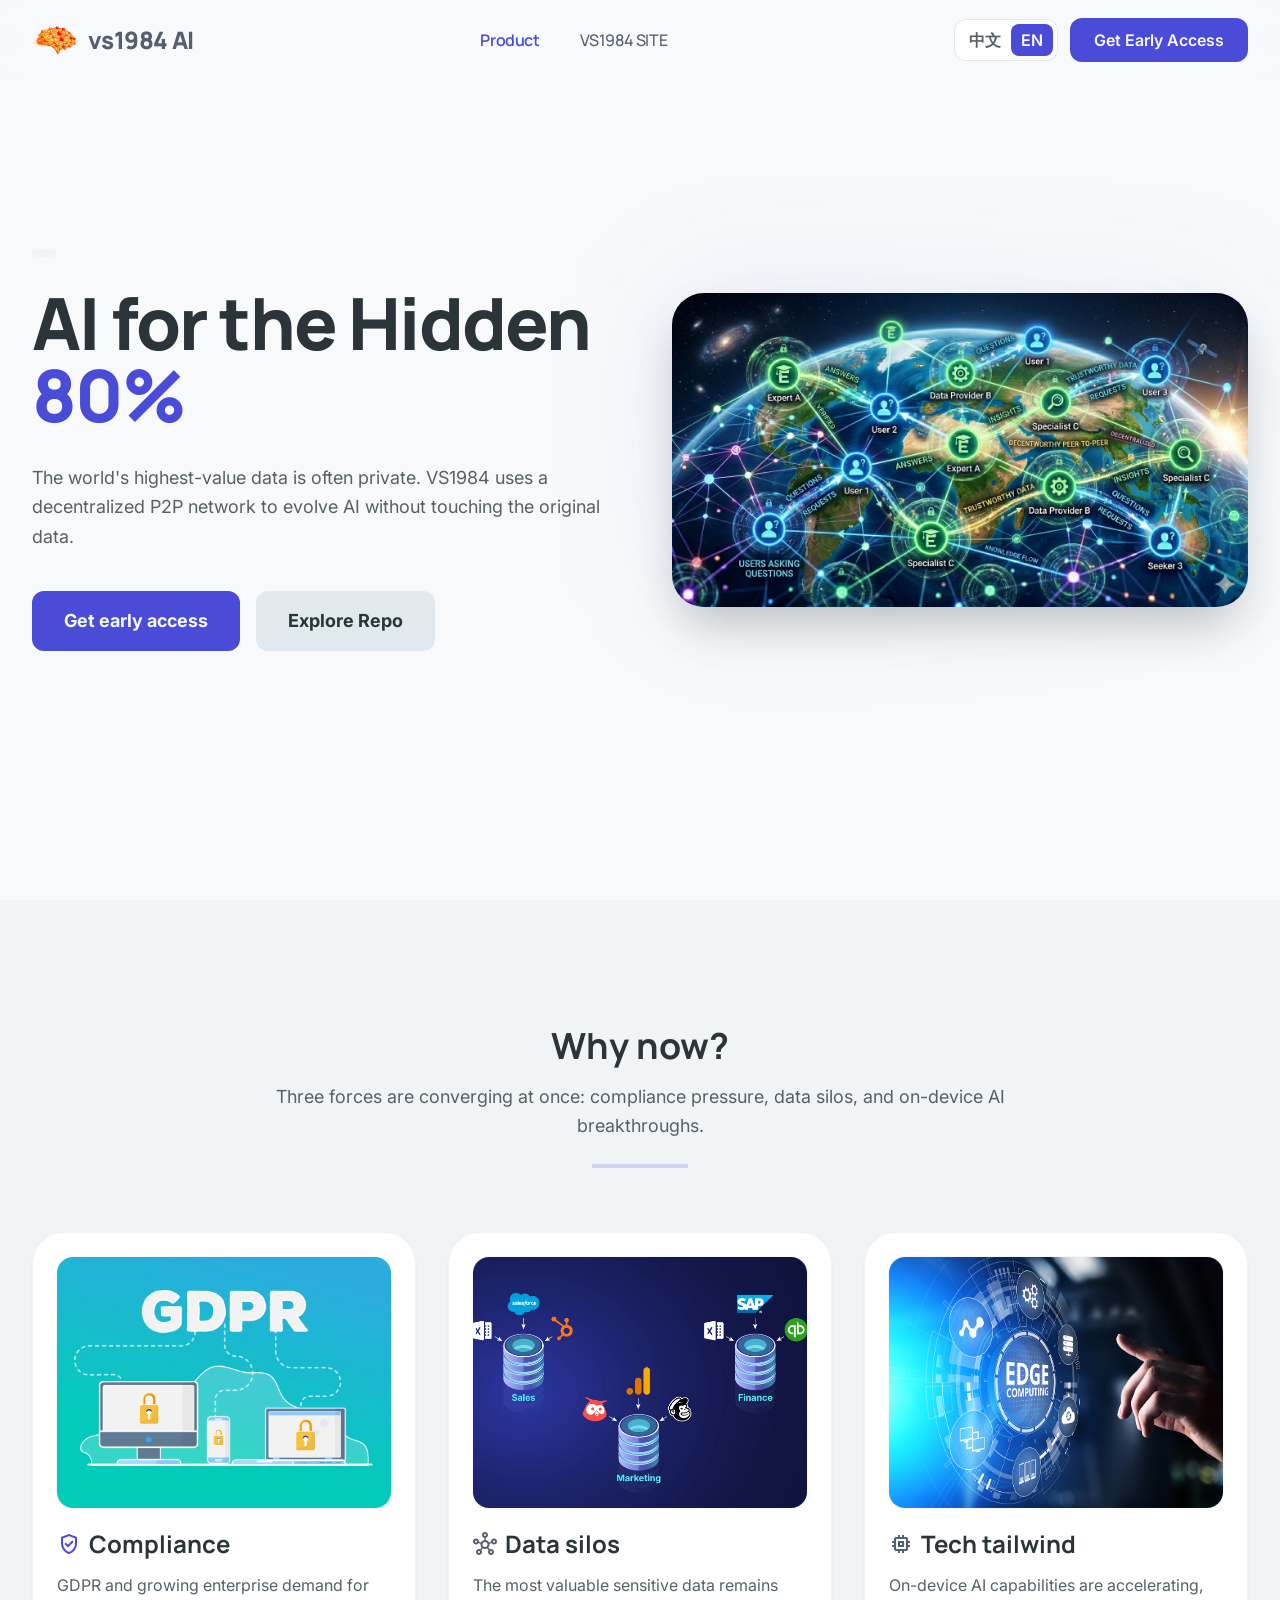
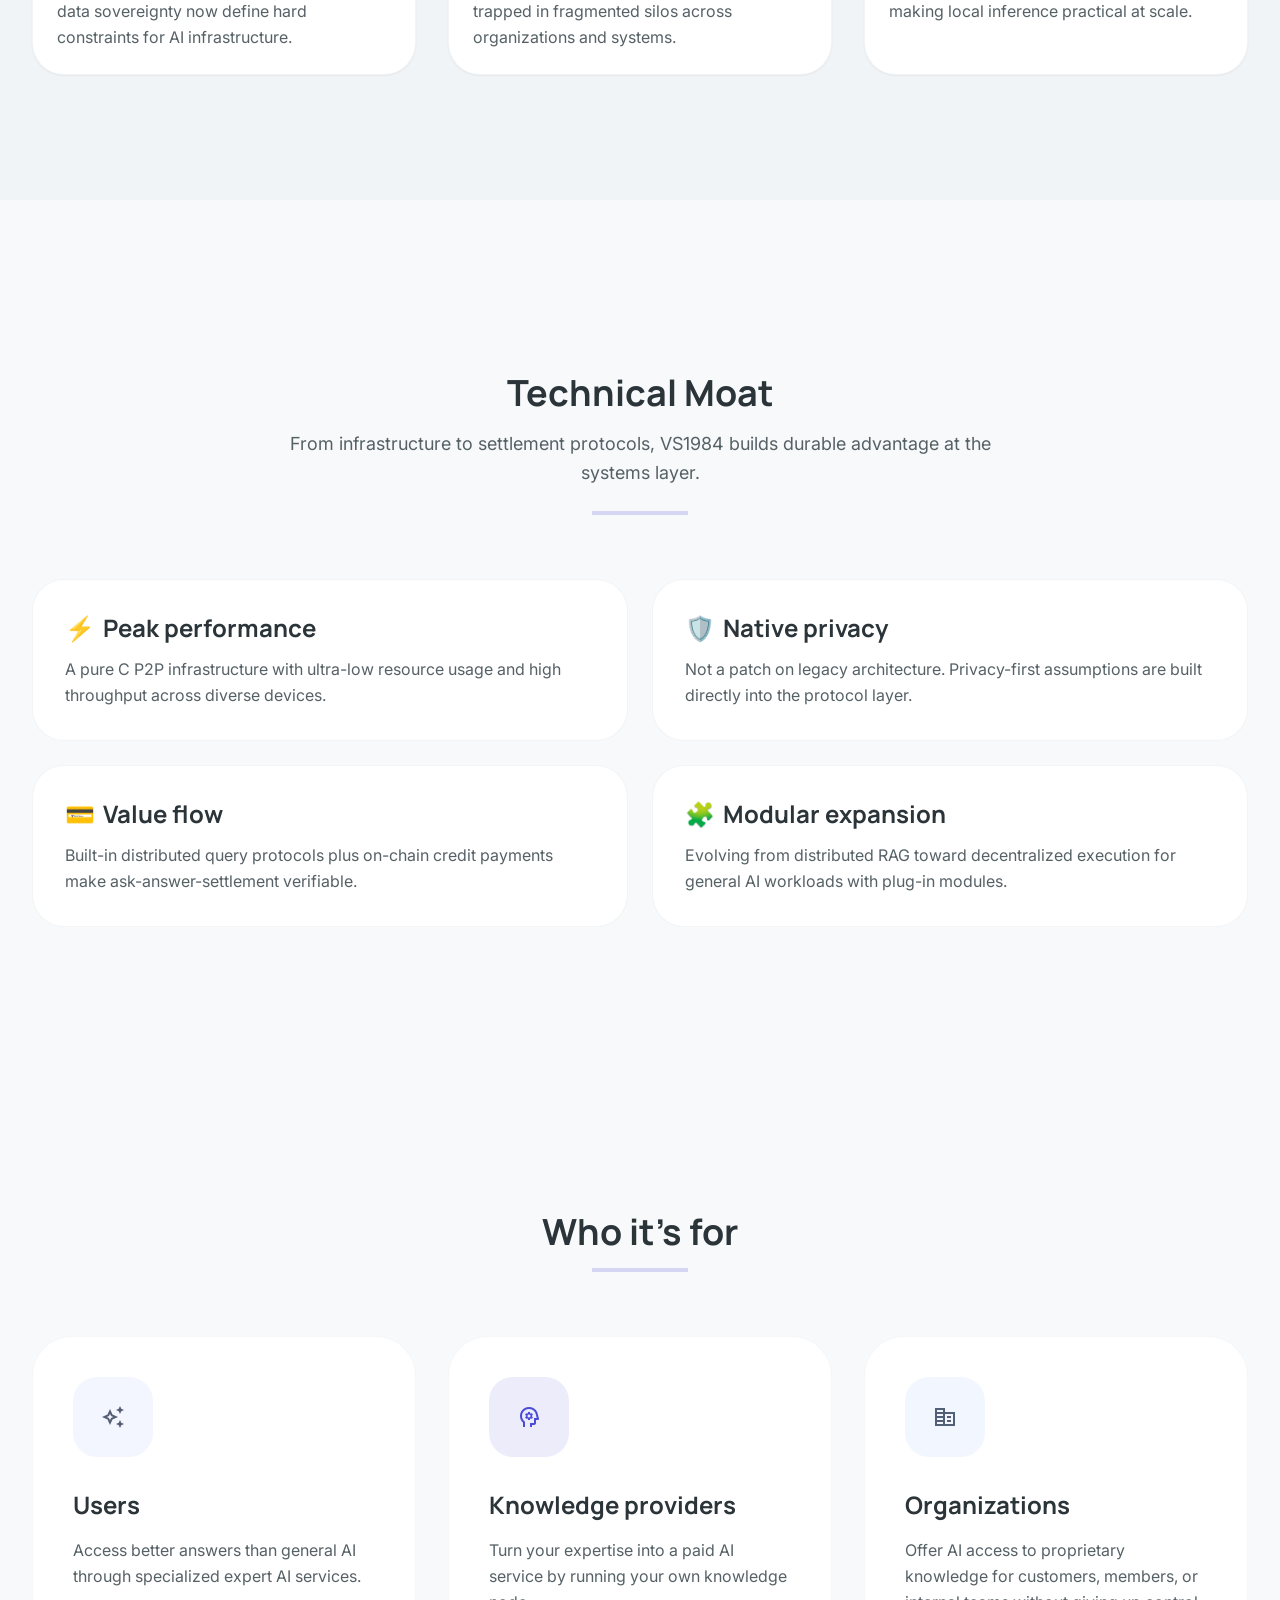
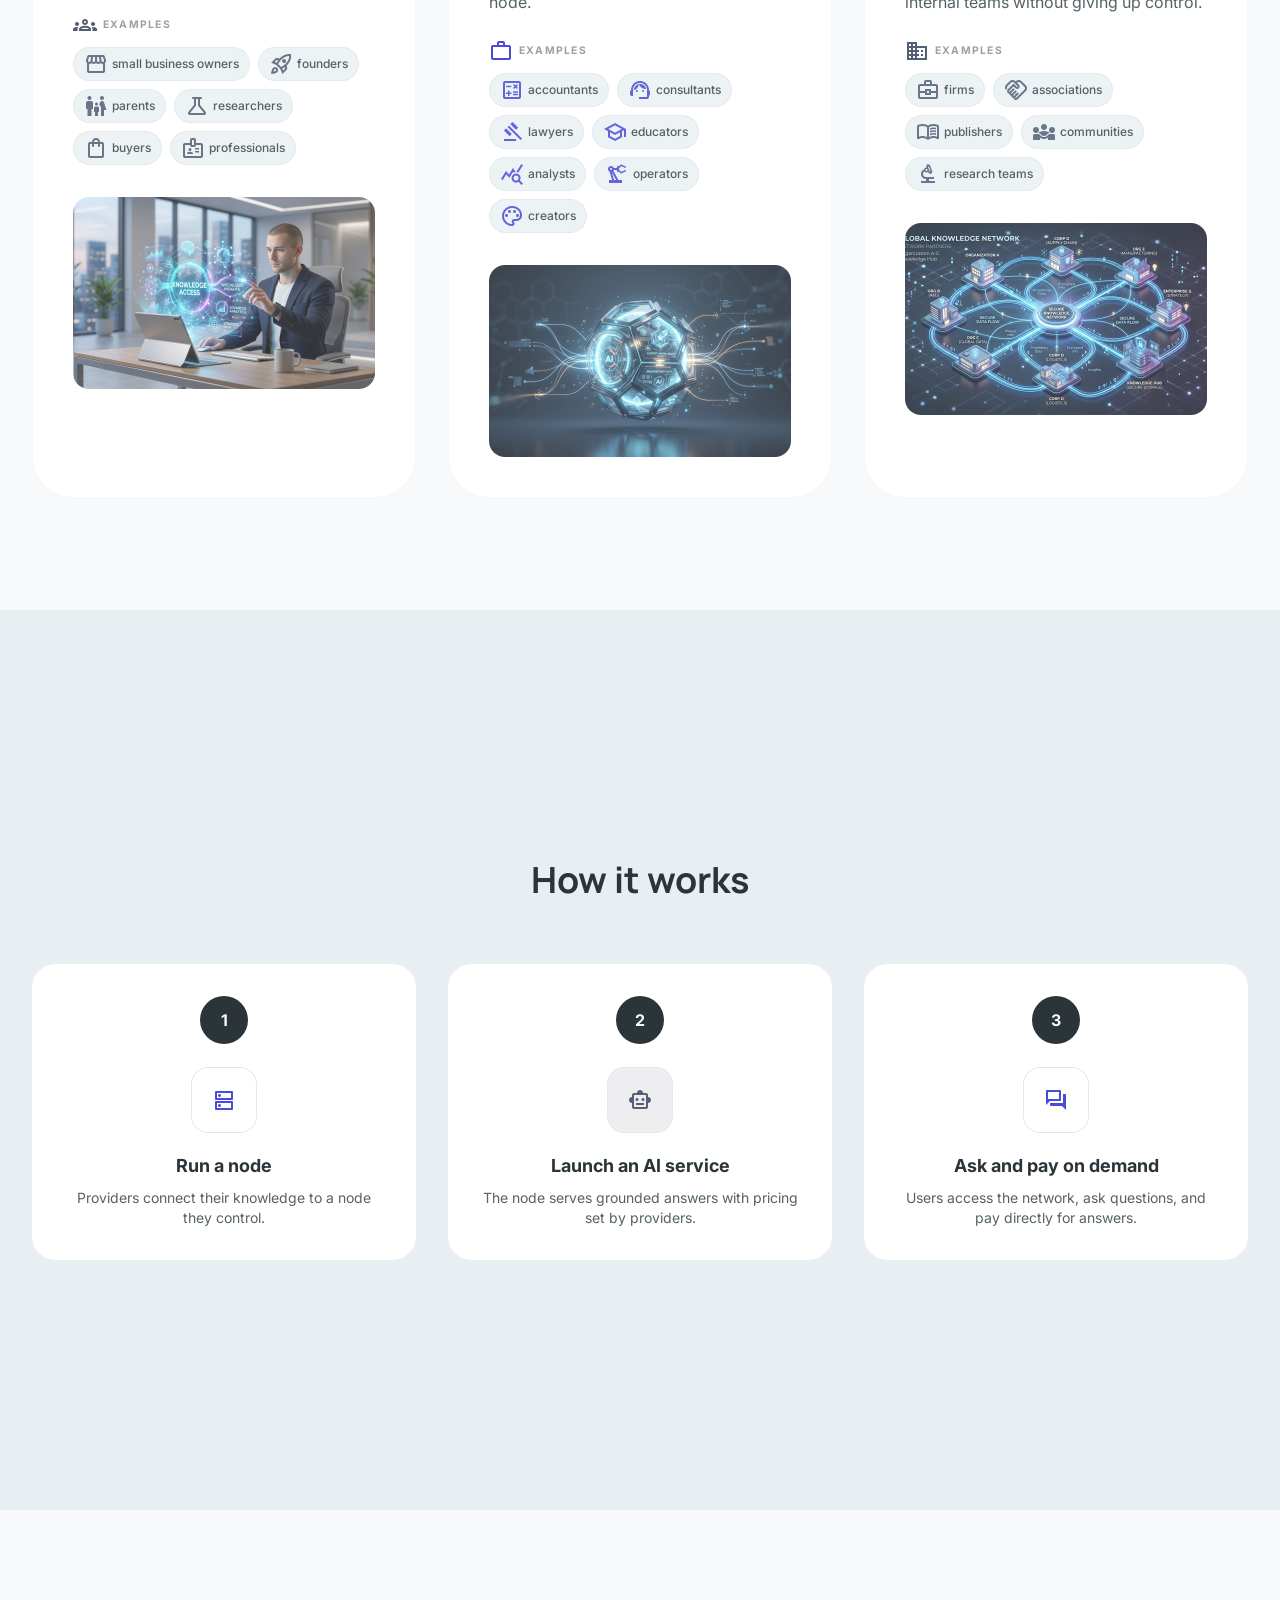
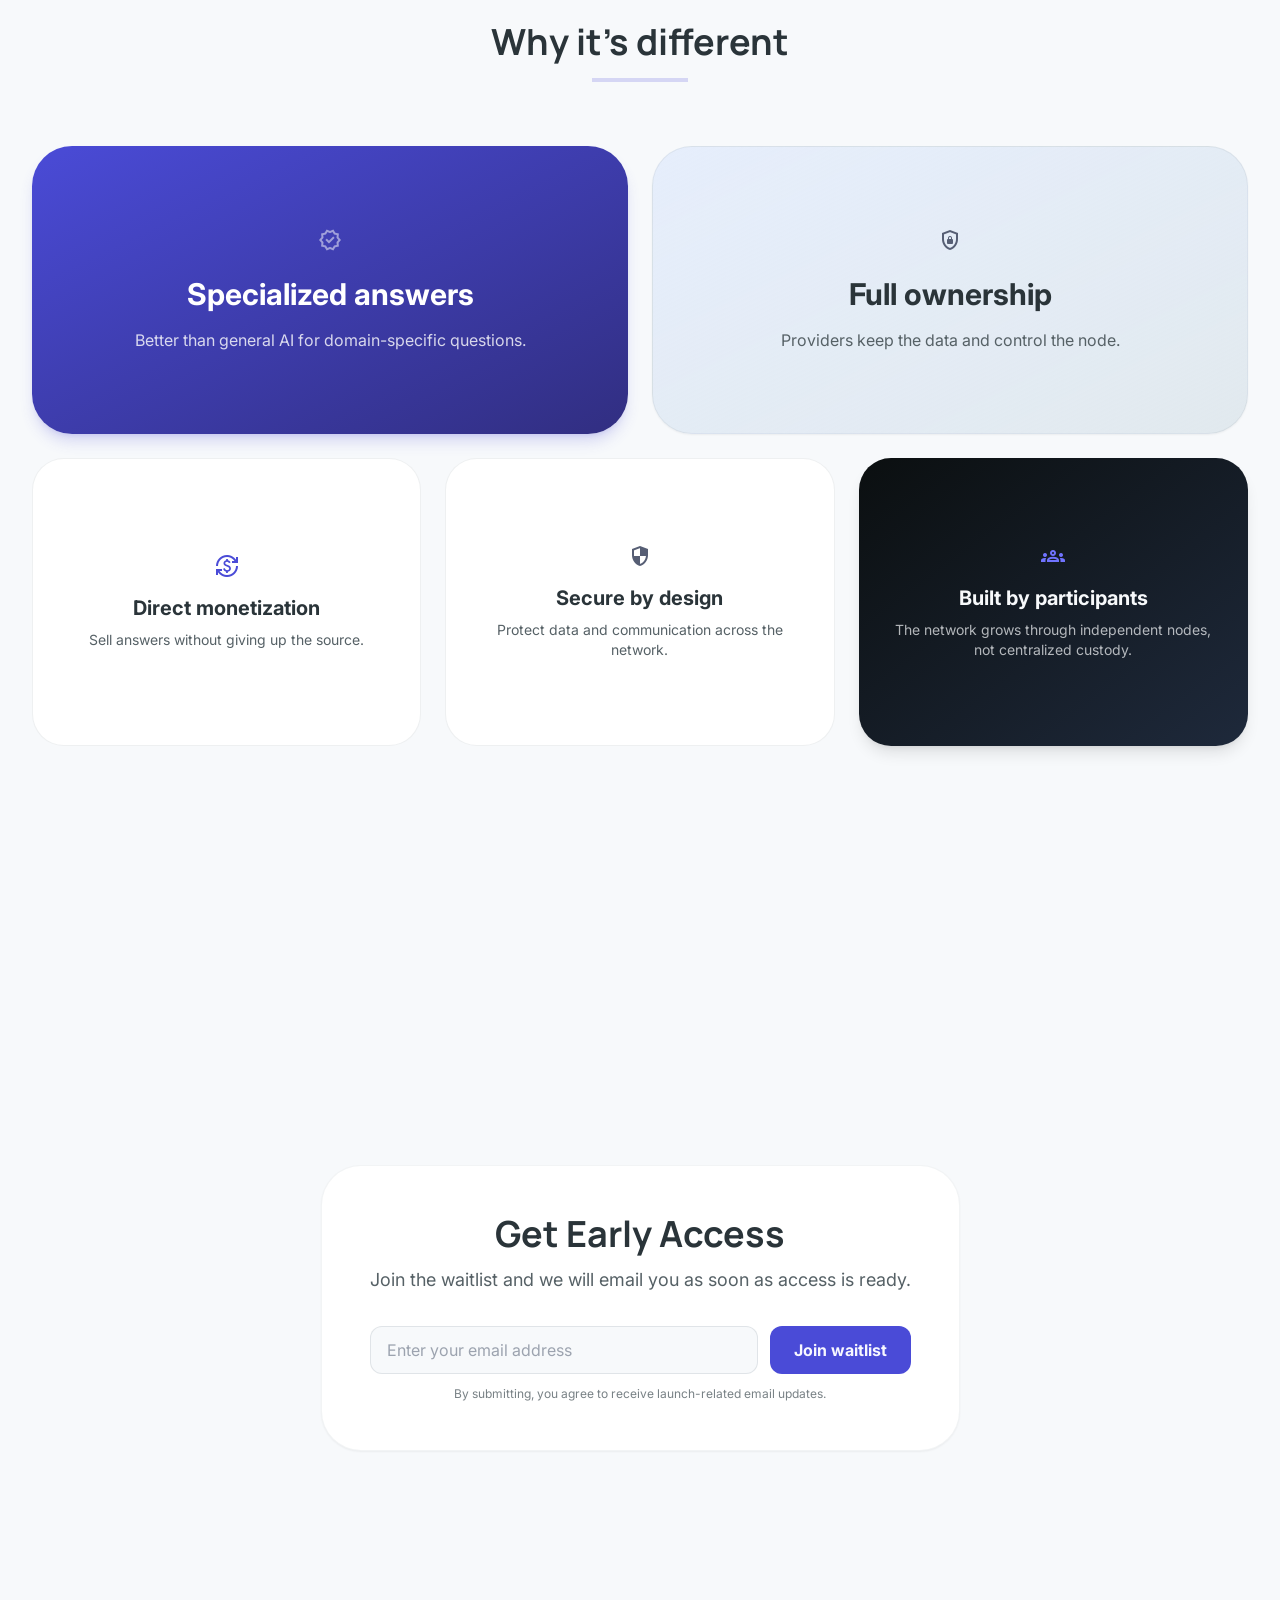
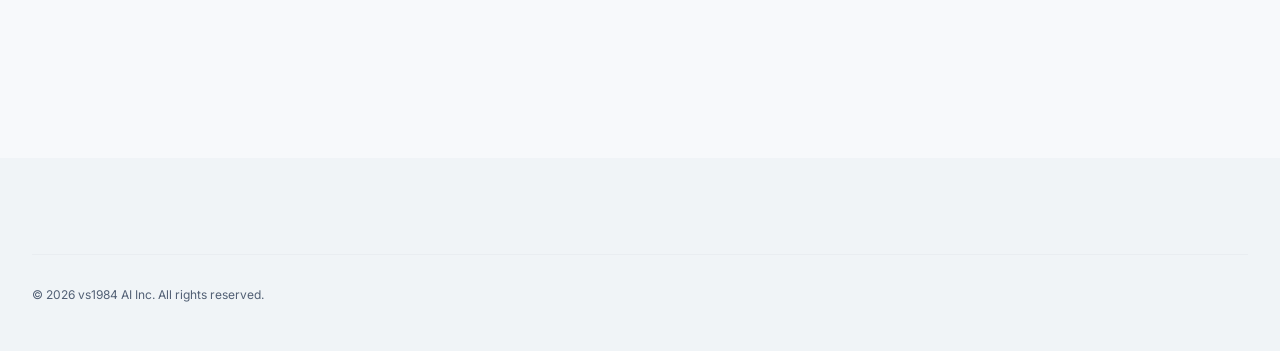
<file: index.html>
<!DOCTYPE html><html lang="en" class="scroll-smooth"><head><meta charSet="utf-8"/><meta name="viewport" content="width=device-width, initial-scale=1"/><link rel="preload" href="/ai-vs1984.png" as="image"/><link rel="preload" href="/p2p-ai-image.png" as="image"/><link rel="preload" href="/why-now-compliance.webp" as="image"/><link rel="preload" href="/why-now-silo.webp" as="image"/><link rel="preload" href="/why-now-edge.webp" as="image"/><link rel="preload" href="/users-illustration.png" as="image"/><link rel="preload" href="/providers-illustration.png" as="image"/><link rel="preload" href="/organizations-illustration.png" as="image"/><link rel="stylesheet" href="/_next/static/chunks/05cely29i7mur.css" data-precedence="next"/><link rel="preload" as="script" fetchPriority="low" href="/_next/static/chunks/15xrurgzs99gv.js"/><script src="/_next/static/chunks/0dgq26a5_oy.a.js" async=""></script><script src="/_next/static/chunks/0p4hb62n9babv.js" async=""></script><script src="/_next/static/chunks/16-iqxfcex_4_.js" async=""></script><script src="/_next/static/chunks/turbopack-0nszisfst64ni.js" async=""></script><script src="/_next/static/chunks/01xlw8hd842-c.js" async=""></script><script src="/_next/static/chunks/0_t29vi~hh.tn.js" async=""></script><script src="/_next/static/chunks/0hk.pawkj2mno.js" async=""></script><link rel="preload" href="https://fonts.googleapis.com/css2?family=Manrope:wght@400;500;600;700;800&amp;family=Inter:wght@400;500;600;700&amp;display=swap" as="style"/><link rel="preload" href="https://fonts.googleapis.com/css2?family=Material+Symbols+Outlined:wght,FILL@100..700,0..1&amp;display=swap" as="style"/><title>VS1984 AI</title><meta name="description" content="An open AI network where anyone can access trusted expert intelligence."/><link rel="manifest" href="/manifest.json"/><link rel="shortcut icon" href="/favicon.ico"/><link rel="icon" href="/ai-vs1984-16.png" sizes="16x16" type="image/png"/><link rel="icon" href="/ai-vs1984-32.png" sizes="32x32" type="image/png"/><link rel="apple-touch-icon" href="/ai-vs1984-180.png" sizes="180x180" type="image/png"/><link rel="stylesheet" href="https://fonts.googleapis.com/css2?family=Manrope:wght@400;500;600;700;800&amp;family=Inter:wght@400;500;600;700&amp;display=swap"/><link rel="stylesheet" href="https://fonts.googleapis.com/css2?family=Material+Symbols+Outlined:wght,FILL@100..700,0..1&amp;display=swap"/><script src="/_next/static/chunks/03~yq9q893hmn.js" noModule=""></script></head><body class="bg-surface font-body text-on-surface selection:bg-tertiary/20"><div hidden=""><!--$--><!--/$--></div><nav class="fixed top-0 z-50 w-full bg-[#f7f9fb]/80 backdrop-blur-xl dark:bg-[#0b0f10]/80"><div class="mx-auto flex max-w-7xl items-center justify-between px-4 py-3 sm:px-6 sm:py-4 md:px-8"><a class="flex items-center gap-2" href="https://vs1984.com/en"><img src="/ai-vs1984.png" alt="VS1984 Logo" class="h-12 w-12 object-contain"/><span class="whitespace-nowrap font-headline text-xl font-extrabold tracking-tight text-[#565e74] sm:text-2xl dark:text-[#f7f9fb]">vs1984 AI</span></a><div class="hidden items-center gap-10 font-[&#x27;Manrope&#x27;] text-base font-medium tracking-tight md:flex"><a class="font-semibold text-[#4a4bd7] transition-colors duration-200" href="#">Product</a><a class="text-[#565e74] transition-colors duration-200 hover:text-[#4a4bd7] dark:text-[#a9b4b9]" href="https://vs1984.com/en" target="_blank" rel="noreferrer">VS1984 SITE</a></div><div class="flex items-center gap-1.5 sm:gap-3"><div class="flex items-center rounded-xl border border-outline-variant/30 bg-surface-container-lowest p-0.5 sm:p-1"><a class="whitespace-nowrap rounded-lg px-2 py-1 text-base font-semibold text-on-surface-variant transition-colors hover:text-tertiary sm:px-2.5" href="/zh/">中文</a><a class="whitespace-nowrap rounded-lg bg-tertiary px-2 py-1 text-base font-semibold text-on-primary sm:px-2.5" href="/">EN</a></div><a class="hidden whitespace-nowrap rounded-xl bg-tertiary px-3 py-1.5 text-base font-semibold text-on-primary transition-all hover:bg-tertiary-dim active:scale-95 sm:inline-flex sm:px-6 sm:py-2.5" href="#waitlist">Get Early Access</a></div></div></nav><section class="relative overflow-hidden px-4 pb-16 pt-36 sm:px-6 sm:pt-40 lg:flex lg:min-h-[100svh] lg:items-center lg:px-8 lg:py-24"><div class="mx-auto flex max-w-7xl flex-col items-center gap-16 lg:flex-row"><div class="z-10 flex-1 text-left"><div class="mb-6 inline-flex items-center gap-2 rounded-full bg-surface-container-low px-3 py-1"></div><h1 class="mb-8 font-headline text-5xl font-extrabold leading-[1.1] tracking-tight text-on-surface lg:text-7xl">AI for the Hidden<span class="text-tertiary"> 80%</span></h1><p class="mb-10 max-w-xl text-lg leading-relaxed text-on-surface-variant">The world&#x27;s highest-value data is often private. VS1984 uses a decentralized P2P network to evolve AI without touching the original data.</p><div class="flex flex-col gap-4 sm:flex-row"><a class="rounded-xl bg-tertiary px-8 py-4 text-center text-lg font-bold text-on-primary transition-colors hover:bg-tertiary-dim" href="#waitlist">Get early access</a><a class="rounded-xl bg-surface-container-high px-8 py-4 text-center text-lg font-bold text-on-surface transition-colors hover:bg-surface-container-highest" href="https://github.com/YangV77" target="_blank" rel="noreferrer">Explore Repo</a></div></div><div class="relative mx-auto aspect-[11/6] w-full max-w-2xl flex-1 lg:mx-0"><div class="absolute inset-0 rounded-[2rem] bg-gradient-to-br from-tertiary/10 to-transparent blur-3xl"></div><img alt="P2P AI platform" class="relative z-10 h-full w-full rounded-[2rem] object-contain shadow-2xl" src="/p2p-ai-image.png"/></div></div></section><section class="bg-surface-container-low px-4 py-16 sm:px-6 lg:flex lg:min-h-[100svh] lg:items-center lg:px-8 lg:py-28"><div class="mx-auto max-w-7xl"><div class="mb-16 text-center"><h2 class="mb-4 font-headline text-4xl font-bold">Why now?</h2><p class="mx-auto max-w-3xl text-lg leading-relaxed text-on-surface-variant">Three forces are converging at once: compliance pressure, data silos, and on-device AI breakthroughs.</p><div class="mx-auto mt-6 h-1 w-24 bg-tertiary opacity-20"></div></div><div class="grid gap-8 md:grid-cols-3"><article class="rounded-[2rem] border border-outline-variant/15 bg-surface-container-lowest p-6 shadow-sm"><div class="mb-5 overflow-hidden rounded-2xl ring-1 ring-outline-variant/10"><img alt="GDPR and data privacy concept" class="aspect-[4/3] w-full object-cover" src="/why-now-compliance.webp"/></div><h3 class="mb-3 flex items-center gap-2 font-headline text-2xl font-bold"><span class="material-symbols-outlined text-tertiary">verified_user</span>Compliance</h3><p class="leading-relaxed text-on-surface-variant">GDPR and growing enterprise demand for data sovereignty now define hard constraints for AI infrastructure.</p></article><article class="rounded-[2rem] border border-outline-variant/15 bg-surface-container-lowest p-6 shadow-sm"><div class="mb-5 overflow-hidden rounded-2xl ring-1 ring-outline-variant/10"><img alt="Data center servers representing fragmented silos" class="aspect-[4/3] w-full object-cover" src="/why-now-silo.webp"/></div><h3 class="mb-3 flex items-center gap-2 font-headline text-2xl font-bold"><span class="material-symbols-outlined text-primary">hub</span>Data silos</h3><p class="leading-relaxed text-on-surface-variant">The most valuable sensitive data remains trapped in fragmented silos across organizations and systems.</p></article><article class="rounded-[2rem] border border-outline-variant/15 bg-surface-container-lowest p-6 shadow-sm"><div class="mb-5 overflow-hidden rounded-2xl ring-1 ring-outline-variant/10"><img alt="Edge computing graphic for on-device AI" class="aspect-[4/3] w-full object-cover" src="/why-now-edge.webp"/></div><h3 class="mb-3 flex items-center gap-2 font-headline text-2xl font-bold"><span class="material-symbols-outlined text-secondary">memory</span>Tech tailwind</h3><p class="leading-relaxed text-on-surface-variant">On-device AI capabilities are accelerating, making local inference practical at scale.</p></article></div></div></section><section class="px-4 py-16 sm:px-6 lg:flex lg:min-h-[100svh] lg:items-center lg:px-8 lg:py-28"><div class="mx-auto max-w-7xl"><div class="mb-16 text-center"><h2 class="mb-4 font-headline text-4xl font-bold">Technical Moat</h2><p class="mx-auto max-w-3xl text-lg leading-relaxed text-on-surface-variant">From infrastructure to settlement protocols, VS1984 builds durable advantage at the systems layer.</p><div class="mx-auto mt-6 h-1 w-24 bg-tertiary opacity-20"></div></div><div class="grid gap-6 md:grid-cols-2"><article class="rounded-[2rem] border border-outline-variant/15 bg-surface-container-lowest p-6 transition-all duration-300 hover:-translate-y-1 hover:shadow-lg sm:p-8"><h3 class="mb-3 flex items-center gap-2 font-headline text-2xl font-bold"><span aria-hidden="true">⚡️</span>Peak performance</h3><p class="leading-relaxed text-on-surface-variant">A pure C P2P infrastructure with ultra-low resource usage and high throughput across diverse devices.</p></article><article class="rounded-[2rem] border border-outline-variant/15 bg-surface-container-lowest p-6 transition-all duration-300 hover:-translate-y-1 hover:shadow-lg sm:p-8"><h3 class="mb-3 flex items-center gap-2 font-headline text-2xl font-bold"><span aria-hidden="true">🛡️</span>Native privacy</h3><p class="leading-relaxed text-on-surface-variant">Not a patch on legacy architecture. Privacy-first assumptions are built directly into the protocol layer.</p></article><article class="rounded-[2rem] border border-outline-variant/15 bg-surface-container-lowest p-6 transition-all duration-300 hover:-translate-y-1 hover:shadow-lg sm:p-8"><h3 class="mb-3 flex items-center gap-2 font-headline text-2xl font-bold"><span aria-hidden="true">💳</span>Value flow</h3><p class="leading-relaxed text-on-surface-variant">Built-in distributed query protocols plus on-chain credit payments make ask-answer-settlement verifiable.</p></article><article class="rounded-[2rem] border border-outline-variant/15 bg-surface-container-lowest p-6 transition-all duration-300 hover:-translate-y-1 hover:shadow-lg sm:p-8"><h3 class="mb-3 flex items-center gap-2 font-headline text-2xl font-bold"><span aria-hidden="true">🧩</span>Modular expansion</h3><p class="leading-relaxed text-on-surface-variant">Evolving from distributed RAG toward decentralized execution for general AI workloads with plug-in modules.</p></article></div></div></section><section class="px-4 py-16 sm:px-6 lg:flex lg:min-h-[100svh] lg:items-center lg:px-8 lg:py-28"><div class="mx-auto max-w-7xl"><div class="mb-16 text-center"><h2 class="mb-4 font-headline text-4xl font-bold">Who it&#x27;s for</h2><div class="mx-auto h-1 w-24 bg-tertiary opacity-20"></div></div><div class="grid gap-8 md:grid-cols-3"><div class="group rounded-[2.5rem] border border-outline-variant/10 bg-surface-container-lowest p-6 transition-all duration-500 hover:-translate-y-2 hover:bg-surface sm:p-10"><div class="mb-8 flex h-16 w-16 items-center justify-center rounded-3xl bg-primary-container/30 transition-transform group-hover:scale-110 sm:h-20 sm:w-20"><span class="material-symbols-outlined text-4xl text-primary">auto_awesome</span></div><h3 class="mb-4 font-headline text-2xl font-bold">Users</h3><p class="mb-4 leading-relaxed text-on-surface-variant">Access better answers than general AI through specialized expert AI services.</p><div class="mt-6"><p class="mb-2.5 flex items-center gap-1.5 text-[0.65rem] font-bold uppercase tracking-[0.12em] text-on-surface-variant/60" id="examples-users-en"><span class="material-symbols-outlined text-[1rem] text-primary" aria-hidden="true">groups</span>Examples</p><ul class="m-0 flex list-none flex-wrap gap-2 p-0" aria-labelledby="examples-users-en"><li class="inline-flex items-center gap-1 rounded-full border border-outline-variant/15 bg-surface-container-high/60 px-2.5 py-1 text-xs font-medium text-on-surface-variant"><span class="material-symbols-outlined shrink-0 text-[0.95rem] text-primary/85">storefront</span>small business owners</li><li class="inline-flex items-center gap-1 rounded-full border border-outline-variant/15 bg-surface-container-high/60 px-2.5 py-1 text-xs font-medium text-on-surface-variant"><span class="material-symbols-outlined shrink-0 text-[0.95rem] text-primary/85">rocket_launch</span>founders</li><li class="inline-flex items-center gap-1 rounded-full border border-outline-variant/15 bg-surface-container-high/60 px-2.5 py-1 text-xs font-medium text-on-surface-variant"><span class="material-symbols-outlined shrink-0 text-[0.95rem] text-primary/85">family_restroom</span>parents</li><li class="inline-flex items-center gap-1 rounded-full border border-outline-variant/15 bg-surface-container-high/60 px-2.5 py-1 text-xs font-medium text-on-surface-variant"><span class="material-symbols-outlined shrink-0 text-[0.95rem] text-primary/85">science</span>researchers</li><li class="inline-flex items-center gap-1 rounded-full border border-outline-variant/15 bg-surface-container-high/60 px-2.5 py-1 text-xs font-medium text-on-surface-variant"><span class="material-symbols-outlined shrink-0 text-[0.95rem] text-primary/85">shopping_bag</span>buyers</li><li class="inline-flex items-center gap-1 rounded-full border border-outline-variant/15 bg-surface-container-high/60 px-2.5 py-1 text-xs font-medium text-on-surface-variant"><span class="material-symbols-outlined shrink-0 text-[0.95rem] text-primary/85">badge</span>professionals</li></ul></div><img alt="Users illustration" class="mt-8 h-48 w-full rounded-2xl object-cover opacity-80" src="/users-illustration.png"/></div><div class="group rounded-[2.5rem] border border-outline-variant/10 bg-surface-container-lowest p-6 transition-all duration-500 hover:-translate-y-2 hover:bg-surface sm:p-10"><div class="mb-8 flex h-16 w-16 items-center justify-center rounded-3xl bg-tertiary/10 transition-transform group-hover:scale-110 sm:h-20 sm:w-20"><span class="material-symbols-outlined text-4xl text-tertiary">psychology</span></div><h3 class="mb-4 font-headline text-2xl font-bold">Knowledge providers</h3><p class="mb-4 leading-relaxed text-on-surface-variant">Turn your expertise into a paid AI service by running your own knowledge node.</p><div class="mt-6"><p class="mb-2.5 flex items-center gap-1.5 text-[0.65rem] font-bold uppercase tracking-[0.12em] text-on-surface-variant/60" id="examples-providers-en"><span class="material-symbols-outlined text-[1rem] text-tertiary" aria-hidden="true">work</span>Examples</p><ul class="m-0 flex list-none flex-wrap gap-2 p-0" aria-labelledby="examples-providers-en"><li class="inline-flex items-center gap-1 rounded-full border border-outline-variant/15 bg-surface-container-high/60 px-2.5 py-1 text-xs font-medium text-on-surface-variant"><span class="material-symbols-outlined shrink-0 text-[0.95rem] text-tertiary/85">calculate</span>accountants</li><li class="inline-flex items-center gap-1 rounded-full border border-outline-variant/15 bg-surface-container-high/60 px-2.5 py-1 text-xs font-medium text-on-surface-variant"><span class="material-symbols-outlined shrink-0 text-[0.95rem] text-tertiary/85">support_agent</span>consultants</li><li class="inline-flex items-center gap-1 rounded-full border border-outline-variant/15 bg-surface-container-high/60 px-2.5 py-1 text-xs font-medium text-on-surface-variant"><span class="material-symbols-outlined shrink-0 text-[0.95rem] text-tertiary/85">gavel</span>lawyers</li><li class="inline-flex items-center gap-1 rounded-full border border-outline-variant/15 bg-surface-container-high/60 px-2.5 py-1 text-xs font-medium text-on-surface-variant"><span class="material-symbols-outlined shrink-0 text-[0.95rem] text-tertiary/85">school</span>educators</li><li class="inline-flex items-center gap-1 rounded-full border border-outline-variant/15 bg-surface-container-high/60 px-2.5 py-1 text-xs font-medium text-on-surface-variant"><span class="material-symbols-outlined shrink-0 text-[0.95rem] text-tertiary/85">query_stats</span>analysts</li><li class="inline-flex items-center gap-1 rounded-full border border-outline-variant/15 bg-surface-container-high/60 px-2.5 py-1 text-xs font-medium text-on-surface-variant"><span class="material-symbols-outlined shrink-0 text-[0.95rem] text-tertiary/85">precision_manufacturing</span>operators</li><li class="inline-flex items-center gap-1 rounded-full border border-outline-variant/15 bg-surface-container-high/60 px-2.5 py-1 text-xs font-medium text-on-surface-variant"><span class="material-symbols-outlined shrink-0 text-[0.95rem] text-tertiary/85">palette</span>creators</li></ul></div><img alt="Providers illustration" class="mt-8 h-48 w-full rounded-2xl object-cover opacity-80" src="/providers-illustration.png"/></div><div class="group rounded-[2.5rem] border border-outline-variant/10 bg-surface-container-lowest p-6 transition-all duration-500 hover:-translate-y-2 hover:bg-surface sm:p-10"><div class="mb-8 flex h-16 w-16 items-center justify-center rounded-3xl bg-secondary-container/30 transition-transform group-hover:scale-110 sm:h-20 sm:w-20"><span class="material-symbols-outlined text-4xl text-secondary">corporate_fare</span></div><h3 class="mb-4 font-headline text-2xl font-bold">Organizations</h3><p class="mb-4 leading-relaxed text-on-surface-variant">Offer AI access to proprietary knowledge for customers, members, or internal teams without giving up control.</p><div class="mt-6"><p class="mb-2.5 flex items-center gap-1.5 text-[0.65rem] font-bold uppercase tracking-[0.12em] text-on-surface-variant/60" id="examples-orgs-en"><span class="material-symbols-outlined text-[1rem] text-secondary" aria-hidden="true">domain</span>Examples</p><ul class="m-0 flex list-none flex-wrap gap-2 p-0" aria-labelledby="examples-orgs-en"><li class="inline-flex items-center gap-1 rounded-full border border-outline-variant/15 bg-surface-container-high/60 px-2.5 py-1 text-xs font-medium text-on-surface-variant"><span class="material-symbols-outlined shrink-0 text-[0.95rem] text-secondary/85">business_center</span>firms</li><li class="inline-flex items-center gap-1 rounded-full border border-outline-variant/15 bg-surface-container-high/60 px-2.5 py-1 text-xs font-medium text-on-surface-variant"><span class="material-symbols-outlined shrink-0 text-[0.95rem] text-secondary/85">handshake</span>associations</li><li class="inline-flex items-center gap-1 rounded-full border border-outline-variant/15 bg-surface-container-high/60 px-2.5 py-1 text-xs font-medium text-on-surface-variant"><span class="material-symbols-outlined shrink-0 text-[0.95rem] text-secondary/85">menu_book</span>publishers</li><li class="inline-flex items-center gap-1 rounded-full border border-outline-variant/15 bg-surface-container-high/60 px-2.5 py-1 text-xs font-medium text-on-surface-variant"><span class="material-symbols-outlined shrink-0 text-[0.95rem] text-secondary/85">diversity_3</span>communities</li><li class="inline-flex items-center gap-1 rounded-full border border-outline-variant/15 bg-surface-container-high/60 px-2.5 py-1 text-xs font-medium text-on-surface-variant"><span class="material-symbols-outlined shrink-0 text-[0.95rem] text-secondary/85">biotech</span>research teams</li></ul></div><img alt="Organizations illustration" class="mt-8 h-48 w-full rounded-2xl object-cover opacity-80" src="/organizations-illustration.png"/></div></div></div></section><section class="bg-surface-container px-4 py-16 sm:px-6 lg:flex lg:min-h-[100svh] lg:items-center lg:px-8 lg:py-28"><div class="mx-auto max-w-7xl"><h2 class="mb-16 text-center font-headline text-4xl font-bold">How it works</h2><div class="relative flex flex-col gap-8 md:flex-row"><div class="relative z-10 flex-1"><div class="flex h-full flex-col items-center rounded-3xl bg-surface-container-lowest p-8 text-center"><div class="mb-6 flex h-12 w-12 items-center justify-center rounded-full bg-on-surface font-bold text-surface">1</div><div class="mb-5 flex h-16 w-16 items-center justify-center rounded-2xl bg-tertiary/12 ring-1 ring-tertiary/15"><span class="material-symbols-outlined text-[2.25rem] text-tertiary">dns</span></div><h4 class="mb-2 text-lg font-bold">Run a node</h4><p class="text-sm text-on-surface-variant">Providers connect their knowledge to a node they control.</p></div></div><div class="relative z-10 flex-1"><div class="flex h-full flex-col items-center rounded-3xl bg-surface-container-lowest p-8 text-center"><div class="mb-6 flex h-12 w-12 items-center justify-center rounded-full bg-on-surface font-bold text-surface">2</div><div class="mb-5 flex h-16 w-16 items-center justify-center rounded-2xl bg-primary/10 ring-1 ring-primary/15"><span class="material-symbols-outlined text-[2.25rem] text-primary">smart_toy</span></div><h4 class="mb-2 text-lg font-bold">Launch an AI service</h4><p class="text-sm text-on-surface-variant">The node serves grounded answers with pricing set by providers.</p></div></div><div class="relative z-10 flex-1"><div class="flex h-full flex-col items-center rounded-3xl bg-surface-container-lowest p-8 text-center"><div class="mb-6 flex h-12 w-12 items-center justify-center rounded-full bg-on-surface font-bold text-surface">3</div><div class="mb-5 flex h-16 w-16 items-center justify-center rounded-2xl bg-tertiary/12 ring-1 ring-tertiary/15"><span class="material-symbols-outlined text-[2.25rem] text-tertiary">question_answer</span></div><h4 class="mb-2 text-lg font-bold">Ask and pay on demand</h4><p class="text-sm text-on-surface-variant">Users access the network, ask questions, and pay directly for answers.</p></div></div></div></div></section><section class="px-4 py-16 sm:px-6 lg:flex lg:min-h-[100svh] lg:items-center lg:px-8 lg:py-28"><div class="mx-auto max-w-7xl"><div class="mb-16 text-center"><h2 class="mb-4 font-headline text-4xl font-bold">Why it&#x27;s different</h2><div class="mx-auto h-1 w-24 bg-tertiary opacity-20"></div></div><div class="grid h-auto grid-cols-1 gap-6 md:h-[600px] md:grid-cols-6 md:grid-rows-2"><div class="group flex flex-col items-center justify-center rounded-[2.5rem] bg-gradient-to-br from-tertiary to-indigo-900 p-10 text-center text-white shadow-lg shadow-tertiary/20 md:col-span-3"><span class="material-symbols-outlined mb-6 origin-center text-5xl opacity-50 transition-all duration-300 group-hover:scale-110 group-hover:opacity-100">verified</span><h3 class="mb-4 text-3xl font-bold">Specialized answers</h3><p class="mx-auto max-w-md opacity-80">Better than general AI for domain-specific questions.</p></div><div class="group flex flex-col items-center justify-center rounded-[2.5rem] border border-outline-variant/20 bg-gradient-to-br from-secondary-container/50 to-surface-container-high p-10 text-center shadow-sm md:col-span-3"><span class="material-symbols-outlined mb-6 origin-center text-5xl text-primary transition-transform duration-300 group-hover:scale-110">shield_lock</span><h3 class="mb-4 text-3xl font-bold text-on-surface">Full ownership</h3><p class="mx-auto max-w-md text-on-surface-variant">Providers keep the data and control the node.</p></div><div class="group flex flex-col justify-center rounded-[2rem] border border-outline-variant/20 bg-surface-container-lowest p-8 text-center transition-all duration-300 hover:border-tertiary/40 hover:shadow-md md:col-span-2"><span class="material-symbols-outlined mb-4 text-4xl text-tertiary transition-transform duration-300 group-hover:scale-110">currency_exchange</span><h4 class="mb-2 text-xl font-bold text-on-surface">Direct monetization</h4><p class="text-sm text-on-surface-variant">Sell answers without giving up the source.</p></div><div class="group flex flex-col justify-center rounded-[2rem] border border-outline-variant/20 bg-surface-container-lowest p-8 text-center transition-all duration-300 hover:border-primary/40 hover:shadow-md md:col-span-2"><span class="material-symbols-outlined mb-4 text-4xl text-primary transition-transform duration-300 group-hover:scale-110">security</span><h4 class="mb-2 text-xl font-bold text-on-surface">Secure by design</h4><p class="text-sm text-on-surface-variant">Protect data and communication across the network.</p></div><div class="group flex flex-col justify-center rounded-[2rem] bg-gradient-to-br from-inverse-surface to-slate-800 p-8 text-center text-surface shadow-lg md:col-span-2"><span class="material-symbols-outlined mb-4 text-4xl text-tertiary-fixed transition-transform duration-300 group-hover:scale-110">groups</span><h4 class="mb-2 text-xl font-bold">Built by participants</h4><p class="text-sm opacity-70">The network grows through independent nodes, not centralized custody.</p></div></div></div></section><section class="px-4 py-16 sm:px-6 lg:flex lg:min-h-[100svh] lg:items-center lg:px-8 lg:py-28" id="waitlist"><div class="mx-auto max-w-4xl rounded-[2.5rem] border border-outline-variant/15 bg-surface-container-lowest p-6 shadow-sm sm:p-12"><div class="mb-8 text-center"><h2 class="mb-3 font-headline text-3xl font-bold sm:text-4xl">Get Early Access</h2><p class="text-base text-on-surface-variant sm:text-lg">Join the waitlist and we will email you as soon as access is ready.</p></div><form class="mx-auto max-w-2xl"><div class="flex flex-col gap-3 sm:flex-row"><input autoComplete="email" class="h-12 w-full rounded-xl border border-outline-variant/30 bg-surface px-4 text-base text-on-surface outline-none transition-colors focus:border-tertiary" placeholder="Enter your email address" required="" type="email" value=""/><button class="h-12 shrink-0 rounded-xl bg-tertiary px-6 text-base font-bold text-on-primary transition-colors hover:bg-tertiary-dim disabled:cursor-not-allowed disabled:opacity-70" type="submit">Join waitlist</button></div><p class="mt-3 text-center text-xs text-on-surface-variant/80">By submitting, you agree to receive launch-related email updates.</p></form></div></section><footer class="w-full bg-[#f0f4f7] px-4 py-12 sm:px-6 lg:px-8 dark:bg-[#0b0f10]"><div class="mx-auto mt-12 max-w-7xl border-t border-outline-variant/10 pt-8"><p class="text-xs text-[#526075] dark:text-[#a9b4b9]">© 2026 vs1984 AI Inc. All rights reserved.</p></div></footer><!--$--><!--/$--><script src="/_next/static/chunks/15xrurgzs99gv.js" id="_R_" async=""></script><script>(self.__next_f=self.__next_f||[]).push([0])</script><script>self.__next_f.push([1,"1:\"$Sreact.fragment\"\n2:I[39756,[\"/_next/static/chunks/01xlw8hd842-c.js\",\"/_next/static/chunks/0_t29vi~hh.tn.js\"],\"default\"]\n3:I[37457,[\"/_next/static/chunks/01xlw8hd842-c.js\",\"/_next/static/chunks/0_t29vi~hh.tn.js\"],\"default\"]\n4:I[22016,[\"/_next/static/chunks/01xlw8hd842-c.js\",\"/_next/static/chunks/0_t29vi~hh.tn.js\",\"/_next/static/chunks/0hk.pawkj2mno.js\"],\"\"]\n10:I[68027,[\"/_next/static/chunks/01xlw8hd842-c.js\",\"/_next/static/chunks/0_t29vi~hh.tn.js\"],\"default\",1]\n:HL[\"/_next/static/chunks/05cely29i7mur.css\",\"style\"]\n:HL[\"https://fonts.googleapis.com/css2?family=Manrope:wght@400;500;600;700;800\u0026family=Inter:wght@400;500;600;700\u0026display=swap\",\"style\"]\n:HL[\"https://fonts.googleapis.com/css2?family=Material+Symbols+Outlined:wght,FILL@100..700,0..1\u0026display=swap\",\"style\"]\n:HL[\"/ai-vs1984.png\",\"image\"]\n"])</script><script>self.__next_f.push([1,"0:{\"P\":null,\"c\":[\"\",\"\"],\"q\":\"\",\"i\":false,\"f\":[[[\"\",{\"children\":[\"__PAGE__\",{}]},\"$undefined\",\"$undefined\",16],[[\"$\",\"$1\",\"c\",{\"children\":[[[\"$\",\"link\",\"0\",{\"rel\":\"stylesheet\",\"href\":\"/_next/static/chunks/05cely29i7mur.css\",\"precedence\":\"next\",\"crossOrigin\":\"$undefined\",\"nonce\":\"$undefined\"}],[\"$\",\"script\",\"script-0\",{\"src\":\"/_next/static/chunks/01xlw8hd842-c.js\",\"async\":true,\"nonce\":\"$undefined\"}],[\"$\",\"script\",\"script-1\",{\"src\":\"/_next/static/chunks/0_t29vi~hh.tn.js\",\"async\":true,\"nonce\":\"$undefined\"}]],[\"$\",\"html\",null,{\"lang\":\"en\",\"className\":\"scroll-smooth\",\"children\":[[\"$\",\"head\",null,{\"children\":[[\"$\",\"link\",null,{\"rel\":\"stylesheet\",\"href\":\"https://fonts.googleapis.com/css2?family=Manrope:wght@400;500;600;700;800\u0026family=Inter:wght@400;500;600;700\u0026display=swap\"}],[\"$\",\"link\",null,{\"rel\":\"stylesheet\",\"href\":\"https://fonts.googleapis.com/css2?family=Material+Symbols+Outlined:wght,FILL@100..700,0..1\u0026display=swap\"}]]}],[\"$\",\"body\",null,{\"className\":\"bg-surface font-body text-on-surface selection:bg-tertiary/20\",\"children\":[\"$\",\"$L2\",null,{\"parallelRouterKey\":\"children\",\"error\":\"$undefined\",\"errorStyles\":\"$undefined\",\"errorScripts\":\"$undefined\",\"template\":[\"$\",\"$L3\",null,{}],\"templateStyles\":\"$undefined\",\"templateScripts\":\"$undefined\",\"notFound\":[[[\"$\",\"title\",null,{\"children\":\"404: This page could not be found.\"}],[\"$\",\"div\",null,{\"style\":{\"fontFamily\":\"system-ui,\\\"Segoe UI\\\",Roboto,Helvetica,Arial,sans-serif,\\\"Apple Color Emoji\\\",\\\"Segoe UI Emoji\\\"\",\"height\":\"100vh\",\"textAlign\":\"center\",\"display\":\"flex\",\"flexDirection\":\"column\",\"alignItems\":\"center\",\"justifyContent\":\"center\"},\"children\":[\"$\",\"div\",null,{\"children\":[[\"$\",\"style\",null,{\"dangerouslySetInnerHTML\":{\"__html\":\"body{color:#000;background:#fff;margin:0}.next-error-h1{border-right:1px solid rgba(0,0,0,.3)}@media (prefers-color-scheme:dark){body{color:#fff;background:#000}.next-error-h1{border-right:1px solid rgba(255,255,255,.3)}}\"}}],[\"$\",\"h1\",null,{\"className\":\"next-error-h1\",\"style\":{\"display\":\"inline-block\",\"margin\":\"0 20px 0 0\",\"padding\":\"0 23px 0 0\",\"fontSize\":24,\"fontWeight\":500,\"verticalAlign\":\"top\",\"lineHeight\":\"49px\"},\"children\":404}],[\"$\",\"div\",null,{\"style\":{\"display\":\"inline-block\"},\"children\":[\"$\",\"h2\",null,{\"style\":{\"fontSize\":14,\"fontWeight\":400,\"lineHeight\":\"49px\",\"margin\":0},\"children\":\"This page could not be found.\"}]}]]}]}]],[]],\"forbidden\":\"$undefined\",\"unauthorized\":\"$undefined\"}]}]]}]]}],{\"children\":[[\"$\",\"$1\",\"c\",{\"children\":[[[\"$\",\"nav\",null,{\"className\":\"fixed top-0 z-50 w-full bg-[#f7f9fb]/80 backdrop-blur-xl dark:bg-[#0b0f10]/80\",\"children\":[\"$\",\"div\",null,{\"className\":\"mx-auto flex max-w-7xl items-center justify-between px-4 py-3 sm:px-6 sm:py-4 md:px-8\",\"children\":[[\"$\",\"$L4\",null,{\"href\":\"https://vs1984.com/en\",\"className\":\"flex items-center gap-2\",\"children\":[[\"$\",\"img\",null,{\"src\":\"/ai-vs1984.png\",\"alt\":\"VS1984 Logo\",\"className\":\"h-12 w-12 object-contain\"}],[\"$\",\"span\",null,{\"className\":\"whitespace-nowrap font-headline text-xl font-extrabold tracking-tight text-[#565e74] sm:text-2xl dark:text-[#f7f9fb]\",\"children\":\"vs1984 AI\"}]]}],[\"$\",\"div\",null,{\"className\":\"hidden items-center gap-10 font-['Manrope'] text-base font-medium tracking-tight md:flex\",\"children\":[[\"$\",\"a\",null,{\"className\":\"font-semibold text-[#4a4bd7] transition-colors duration-200\",\"href\":\"#\",\"children\":\"Product\"}],[\"$\",\"a\",null,{\"className\":\"text-[#565e74] transition-colors duration-200 hover:text-[#4a4bd7] dark:text-[#a9b4b9]\",\"href\":\"https://vs1984.com/en\",\"target\":\"_blank\",\"rel\":\"noreferrer\",\"children\":\"VS1984 SITE\"}]]}],[\"$\",\"div\",null,{\"className\":\"flex items-center gap-1.5 sm:gap-3\",\"children\":[[\"$\",\"div\",null,{\"className\":\"flex items-center rounded-xl border border-outline-variant/30 bg-surface-container-lowest p-0.5 sm:p-1\",\"children\":[[\"$\",\"$L4\",null,{\"className\":\"whitespace-nowrap rounded-lg px-2 py-1 text-base font-semibold text-on-surface-variant transition-colors hover:text-tertiary sm:px-2.5\",\"href\":\"/zh\",\"children\":\"中文\"}],[\"$\",\"$L4\",null,{\"className\":\"whitespace-nowrap rounded-lg bg-tertiary px-2 py-1 text-base font-semibold text-on-primary sm:px-2.5\",\"href\":\"/\",\"children\":\"EN\"}]]}],[\"$\",\"a\",null,{\"className\":\"hidden whitespace-nowrap rounded-xl bg-tertiary px-3 py-1.5 text-base font-semibold text-on-primary transition-all hover:bg-tertiary-dim active:scale-95 sm:inline-flex sm:px-6 sm:py-2.5\",\"href\":\"#waitlist\",\"children\":\"Get Early Access\"}]]}]]}]}],\"$L5\",\"$L6\",\"$L7\",\"$L8\",\"$L9\",\"$La\",\"$Lb\",\"$Lc\"],[\"$Ld\"],\"$Le\"]}],{},null,false,null]},null,false,null],\"$Lf\",false]],\"m\":\"$undefined\",\"G\":[\"$10\",[\"$L11\"]],\"S\":true,\"h\":null,\"s\":\"$undefined\",\"l\":\"$undefined\",\"p\":\"$undefined\",\"d\":\"$undefined\",\"b\":\"QBznSNq7IVRYKpFUUdkSB\"}\n"])</script><script>self.__next_f.push([1,"14:I[42054,[\"/_next/static/chunks/01xlw8hd842-c.js\",\"/_next/static/chunks/0_t29vi~hh.tn.js\",\"/_next/static/chunks/0hk.pawkj2mno.js\"],\"default\"]\n15:I[97367,[\"/_next/static/chunks/01xlw8hd842-c.js\",\"/_next/static/chunks/0_t29vi~hh.tn.js\"],\"OutletBoundary\"]\n16:\"$Sreact.suspense\"\n18:I[97367,[\"/_next/static/chunks/01xlw8hd842-c.js\",\"/_next/static/chunks/0_t29vi~hh.tn.js\"],\"ViewportBoundary\"]\n1a:I[97367,[\"/_next/static/chunks/01xlw8hd842-c.js\",\"/_next/static/chunks/0_t29vi~hh.tn.js\"],\"MetadataBoundary\"]\n:HL[\"/p2p-ai-image.png\",\"image\"]\n:HL[\"/why-now-compliance.webp\",\"image\"]\n:HL[\"/why-now-silo.webp\",\"image\"]\n:HL[\"/why-now-edge.webp\",\"image\"]\n:HL[\"/users-illustration.png\",\"image\"]\n"])</script><script>self.__next_f.push([1,"5:[\"$\",\"section\",null,{\"className\":\"relative overflow-hidden px-4 pb-16 pt-36 sm:px-6 sm:pt-40 lg:flex lg:min-h-[100svh] lg:items-center lg:px-8 lg:py-24\",\"children\":[\"$\",\"div\",null,{\"className\":\"mx-auto flex max-w-7xl flex-col items-center gap-16 lg:flex-row\",\"children\":[[\"$\",\"div\",null,{\"className\":\"z-10 flex-1 text-left\",\"children\":[[\"$\",\"div\",null,{\"className\":\"mb-6 inline-flex items-center gap-2 rounded-full bg-surface-container-low px-3 py-1\"}],[\"$\",\"h1\",null,{\"className\":\"mb-8 font-headline text-5xl font-extrabold leading-[1.1] tracking-tight text-on-surface lg:text-7xl\",\"children\":[\"AI for the Hidden\",[\"$\",\"span\",null,{\"className\":\"text-tertiary\",\"children\":\" 80%\"}]]}],[\"$\",\"p\",null,{\"className\":\"mb-10 max-w-xl text-lg leading-relaxed text-on-surface-variant\",\"children\":\"The world's highest-value data is often private. VS1984 uses a decentralized P2P network to evolve AI without touching the original data.\"}],[\"$\",\"div\",null,{\"className\":\"flex flex-col gap-4 sm:flex-row\",\"children\":[[\"$\",\"a\",null,{\"className\":\"rounded-xl bg-tertiary px-8 py-4 text-center text-lg font-bold text-on-primary transition-colors hover:bg-tertiary-dim\",\"href\":\"#waitlist\",\"children\":\"Get early access\"}],[\"$\",\"a\",null,{\"className\":\"rounded-xl bg-surface-container-high px-8 py-4 text-center text-lg font-bold text-on-surface transition-colors hover:bg-surface-container-highest\",\"href\":\"https://github.com/YangV77\",\"target\":\"_blank\",\"rel\":\"noreferrer\",\"children\":\"Explore Repo\"}]]}]]}],[\"$\",\"div\",null,{\"className\":\"relative mx-auto aspect-[11/6] w-full max-w-2xl flex-1 lg:mx-0\",\"children\":[[\"$\",\"div\",null,{\"className\":\"absolute inset-0 rounded-[2rem] bg-gradient-to-br from-tertiary/10 to-transparent blur-3xl\"}],[\"$\",\"img\",null,{\"alt\":\"P2P AI platform\",\"className\":\"relative z-10 h-full w-full rounded-[2rem] object-contain shadow-2xl\",\"src\":\"/p2p-ai-image.png\"}]]}]]}]}]\n"])</script><script>self.__next_f.push([1,"6:[\"$\",\"section\",null,{\"className\":\"bg-surface-container-low px-4 py-16 sm:px-6 lg:flex lg:min-h-[100svh] lg:items-center lg:px-8 lg:py-28\",\"children\":[\"$\",\"div\",null,{\"className\":\"mx-auto max-w-7xl\",\"children\":[[\"$\",\"div\",null,{\"className\":\"mb-16 text-center\",\"children\":[[\"$\",\"h2\",null,{\"className\":\"mb-4 font-headline text-4xl font-bold\",\"children\":\"Why now?\"}],[\"$\",\"p\",null,{\"className\":\"mx-auto max-w-3xl text-lg leading-relaxed text-on-surface-variant\",\"children\":\"Three forces are converging at once: compliance pressure, data silos, and on-device AI breakthroughs.\"}],[\"$\",\"div\",null,{\"className\":\"mx-auto mt-6 h-1 w-24 bg-tertiary opacity-20\"}]]}],[\"$\",\"div\",null,{\"className\":\"grid gap-8 md:grid-cols-3\",\"children\":[[\"$\",\"article\",null,{\"className\":\"rounded-[2rem] border border-outline-variant/15 bg-surface-container-lowest p-6 shadow-sm\",\"children\":[[\"$\",\"div\",null,{\"className\":\"mb-5 overflow-hidden rounded-2xl ring-1 ring-outline-variant/10\",\"children\":[\"$\",\"img\",null,{\"alt\":\"GDPR and data privacy concept\",\"className\":\"aspect-[4/3] w-full object-cover\",\"src\":\"/why-now-compliance.webp\"}]}],[\"$\",\"h3\",null,{\"className\":\"mb-3 flex items-center gap-2 font-headline text-2xl font-bold\",\"children\":[[\"$\",\"span\",null,{\"className\":\"material-symbols-outlined text-tertiary\",\"children\":\"verified_user\"}],\"Compliance\"]}],[\"$\",\"p\",null,{\"className\":\"leading-relaxed text-on-surface-variant\",\"children\":\"GDPR and growing enterprise demand for data sovereignty now define hard constraints for AI infrastructure.\"}]]}],[\"$\",\"article\",null,{\"className\":\"rounded-[2rem] border border-outline-variant/15 bg-surface-container-lowest p-6 shadow-sm\",\"children\":[[\"$\",\"div\",null,{\"className\":\"mb-5 overflow-hidden rounded-2xl ring-1 ring-outline-variant/10\",\"children\":[\"$\",\"img\",null,{\"alt\":\"Data center servers representing fragmented silos\",\"className\":\"aspect-[4/3] w-full object-cover\",\"src\":\"/why-now-silo.webp\"}]}],[\"$\",\"h3\",null,{\"className\":\"mb-3 flex items-center gap-2 font-headline text-2xl font-bold\",\"children\":[[\"$\",\"span\",null,{\"className\":\"material-symbols-outlined text-primary\",\"children\":\"hub\"}],\"Data silos\"]}],[\"$\",\"p\",null,{\"className\":\"leading-relaxed text-on-surface-variant\",\"children\":\"The most valuable sensitive data remains trapped in fragmented silos across organizations and systems.\"}]]}],[\"$\",\"article\",null,{\"className\":\"rounded-[2rem] border border-outline-variant/15 bg-surface-container-lowest p-6 shadow-sm\",\"children\":[[\"$\",\"div\",null,{\"className\":\"mb-5 overflow-hidden rounded-2xl ring-1 ring-outline-variant/10\",\"children\":[\"$\",\"img\",null,{\"alt\":\"Edge computing graphic for on-device AI\",\"className\":\"aspect-[4/3] w-full object-cover\",\"src\":\"/why-now-edge.webp\"}]}],[\"$\",\"h3\",null,{\"className\":\"mb-3 flex items-center gap-2 font-headline text-2xl font-bold\",\"children\":[[\"$\",\"span\",null,{\"className\":\"material-symbols-outlined text-secondary\",\"children\":\"memory\"}],\"Tech tailwind\"]}],[\"$\",\"p\",null,{\"className\":\"leading-relaxed text-on-surface-variant\",\"children\":\"On-device AI capabilities are accelerating, making local inference practical at scale.\"}]]}]]}]]}]}]\n"])</script><script>self.__next_f.push([1,"7:[\"$\",\"section\",null,{\"className\":\"px-4 py-16 sm:px-6 lg:flex lg:min-h-[100svh] lg:items-center lg:px-8 lg:py-28\",\"children\":[\"$\",\"div\",null,{\"className\":\"mx-auto max-w-7xl\",\"children\":[[\"$\",\"div\",null,{\"className\":\"mb-16 text-center\",\"children\":[[\"$\",\"h2\",null,{\"className\":\"mb-4 font-headline text-4xl font-bold\",\"children\":\"Technical Moat\"}],[\"$\",\"p\",null,{\"className\":\"mx-auto max-w-3xl text-lg leading-relaxed text-on-surface-variant\",\"children\":\"From infrastructure to settlement protocols, VS1984 builds durable advantage at the systems layer.\"}],[\"$\",\"div\",null,{\"className\":\"mx-auto mt-6 h-1 w-24 bg-tertiary opacity-20\"}]]}],[\"$\",\"div\",null,{\"className\":\"grid gap-6 md:grid-cols-2\",\"children\":[[\"$\",\"article\",null,{\"className\":\"rounded-[2rem] border border-outline-variant/15 bg-surface-container-lowest p-6 transition-all duration-300 hover:-translate-y-1 hover:shadow-lg sm:p-8\",\"children\":[[\"$\",\"h3\",null,{\"className\":\"mb-3 flex items-center gap-2 font-headline text-2xl font-bold\",\"children\":[[\"$\",\"span\",null,{\"aria-hidden\":\"true\",\"children\":\"⚡️\"}],\"Peak performance\"]}],[\"$\",\"p\",null,{\"className\":\"leading-relaxed text-on-surface-variant\",\"children\":\"A pure C P2P infrastructure with ultra-low resource usage and high throughput across diverse devices.\"}]]}],[\"$\",\"article\",null,{\"className\":\"rounded-[2rem] border border-outline-variant/15 bg-surface-container-lowest p-6 transition-all duration-300 hover:-translate-y-1 hover:shadow-lg sm:p-8\",\"children\":[[\"$\",\"h3\",null,{\"className\":\"mb-3 flex items-center gap-2 font-headline text-2xl font-bold\",\"children\":[[\"$\",\"span\",null,{\"aria-hidden\":\"true\",\"children\":\"🛡️\"}],\"Native privacy\"]}],[\"$\",\"p\",null,{\"className\":\"leading-relaxed text-on-surface-variant\",\"children\":\"Not a patch on legacy architecture. Privacy-first assumptions are built directly into the protocol layer.\"}]]}],[\"$\",\"article\",null,{\"className\":\"rounded-[2rem] border border-outline-variant/15 bg-surface-container-lowest p-6 transition-all duration-300 hover:-translate-y-1 hover:shadow-lg sm:p-8\",\"children\":[[\"$\",\"h3\",null,{\"className\":\"mb-3 flex items-center gap-2 font-headline text-2xl font-bold\",\"children\":[[\"$\",\"span\",null,{\"aria-hidden\":\"true\",\"children\":\"💳\"}],\"Value flow\"]}],[\"$\",\"p\",null,{\"className\":\"leading-relaxed text-on-surface-variant\",\"children\":\"Built-in distributed query protocols plus on-chain credit payments make ask-answer-settlement verifiable.\"}]]}],[\"$\",\"article\",null,{\"className\":\"rounded-[2rem] border border-outline-variant/15 bg-surface-container-lowest p-6 transition-all duration-300 hover:-translate-y-1 hover:shadow-lg sm:p-8\",\"children\":[[\"$\",\"h3\",null,{\"className\":\"mb-3 flex items-center gap-2 font-headline text-2xl font-bold\",\"children\":[[\"$\",\"span\",null,{\"aria-hidden\":\"true\",\"children\":\"🧩\"}],\"Modular expansion\"]}],[\"$\",\"p\",null,{\"className\":\"leading-relaxed text-on-surface-variant\",\"children\":\"Evolving from distributed RAG toward decentralized execution for general AI workloads with plug-in modules.\"}]]}]]}]]}]}]\n"])</script><script>self.__next_f.push([1,"8:[\"$\",\"section\",null,{\"className\":\"px-4 py-16 sm:px-6 lg:flex lg:min-h-[100svh] lg:items-center lg:px-8 lg:py-28\",\"children\":[\"$\",\"div\",null,{\"className\":\"mx-auto max-w-7xl\",\"children\":[[\"$\",\"div\",null,{\"className\":\"mb-16 text-center\",\"children\":[[\"$\",\"h2\",null,{\"className\":\"mb-4 font-headline text-4xl font-bold\",\"children\":\"Who it's for\"}],[\"$\",\"div\",null,{\"className\":\"mx-auto h-1 w-24 bg-tertiary opacity-20\"}]]}],[\"$\",\"div\",null,{\"className\":\"grid gap-8 md:grid-cols-3\",\"children\":[[\"$\",\"div\",null,{\"className\":\"group rounded-[2.5rem] border border-outline-variant/10 bg-surface-container-lowest p-6 transition-all duration-500 hover:-translate-y-2 hover:bg-surface sm:p-10\",\"children\":[[\"$\",\"div\",null,{\"className\":\"mb-8 flex h-16 w-16 items-center justify-center rounded-3xl bg-primary-container/30 transition-transform group-hover:scale-110 sm:h-20 sm:w-20\",\"children\":[\"$\",\"span\",null,{\"className\":\"material-symbols-outlined text-4xl text-primary\",\"children\":\"auto_awesome\"}]}],[\"$\",\"h3\",null,{\"className\":\"mb-4 font-headline text-2xl font-bold\",\"children\":\"Users\"}],[\"$\",\"p\",null,{\"className\":\"mb-4 leading-relaxed text-on-surface-variant\",\"children\":\"Access better answers than general AI through specialized expert AI services.\"}],[\"$\",\"div\",null,{\"className\":\"mt-6\",\"children\":[[\"$\",\"p\",null,{\"className\":\"mb-2.5 flex items-center gap-1.5 text-[0.65rem] font-bold uppercase tracking-[0.12em] text-on-surface-variant/60\",\"id\":\"examples-users-en\",\"children\":[[\"$\",\"span\",null,{\"className\":\"material-symbols-outlined text-[1rem] text-primary\",\"aria-hidden\":\"true\",\"children\":\"groups\"}],\"Examples\"]}],[\"$\",\"ul\",null,{\"className\":\"m-0 flex list-none flex-wrap gap-2 p-0\",\"aria-labelledby\":\"examples-users-en\",\"children\":[[\"$\",\"li\",null,{\"className\":\"inline-flex items-center gap-1 rounded-full border border-outline-variant/15 bg-surface-container-high/60 px-2.5 py-1 text-xs font-medium text-on-surface-variant\",\"children\":[[\"$\",\"span\",null,{\"className\":\"material-symbols-outlined shrink-0 text-[0.95rem] text-primary/85\",\"children\":\"storefront\"}],\"small business owners\"]}],[\"$\",\"li\",null,{\"className\":\"inline-flex items-center gap-1 rounded-full border border-outline-variant/15 bg-surface-container-high/60 px-2.5 py-1 text-xs font-medium text-on-surface-variant\",\"children\":[[\"$\",\"span\",null,{\"className\":\"material-symbols-outlined shrink-0 text-[0.95rem] text-primary/85\",\"children\":\"rocket_launch\"}],\"founders\"]}],[\"$\",\"li\",null,{\"className\":\"inline-flex items-center gap-1 rounded-full border border-outline-variant/15 bg-surface-container-high/60 px-2.5 py-1 text-xs font-medium text-on-surface-variant\",\"children\":[[\"$\",\"span\",null,{\"className\":\"material-symbols-outlined shrink-0 text-[0.95rem] text-primary/85\",\"children\":\"family_restroom\"}],\"parents\"]}],[\"$\",\"li\",null,{\"className\":\"inline-flex items-center gap-1 rounded-full border border-outline-variant/15 bg-surface-container-high/60 px-2.5 py-1 text-xs font-medium text-on-surface-variant\",\"children\":[[\"$\",\"span\",null,{\"className\":\"material-symbols-outlined shrink-0 text-[0.95rem] text-primary/85\",\"children\":\"science\"}],\"researchers\"]}],[\"$\",\"li\",null,{\"className\":\"inline-flex items-center gap-1 rounded-full border border-outline-variant/15 bg-surface-container-high/60 px-2.5 py-1 text-xs font-medium text-on-surface-variant\",\"children\":[[\"$\",\"span\",null,{\"className\":\"material-symbols-outlined shrink-0 text-[0.95rem] text-primary/85\",\"children\":\"shopping_bag\"}],\"buyers\"]}],[\"$\",\"li\",null,{\"className\":\"inline-flex items-center gap-1 rounded-full border border-outline-variant/15 bg-surface-container-high/60 px-2.5 py-1 text-xs font-medium text-on-surface-variant\",\"children\":[[\"$\",\"span\",null,{\"className\":\"material-symbols-outlined shrink-0 text-[0.95rem] text-primary/85\",\"children\":\"badge\"}],\"professionals\"]}]]}]]}],[\"$\",\"img\",null,{\"alt\":\"Users illustration\",\"className\":\"mt-8 h-48 w-full rounded-2xl object-cover opacity-80\",\"src\":\"/users-illustration.png\"}]]}],\"$L12\",\"$L13\"]}]]}]}]\n"])</script><script>self.__next_f.push([1,"9:[\"$\",\"section\",null,{\"className\":\"bg-surface-container px-4 py-16 sm:px-6 lg:flex lg:min-h-[100svh] lg:items-center lg:px-8 lg:py-28\",\"children\":[\"$\",\"div\",null,{\"className\":\"mx-auto max-w-7xl\",\"children\":[[\"$\",\"h2\",null,{\"className\":\"mb-16 text-center font-headline text-4xl font-bold\",\"children\":\"How it works\"}],[\"$\",\"div\",null,{\"className\":\"relative flex flex-col gap-8 md:flex-row\",\"children\":[[\"$\",\"div\",null,{\"className\":\"relative z-10 flex-1\",\"children\":[\"$\",\"div\",null,{\"className\":\"flex h-full flex-col items-center rounded-3xl bg-surface-container-lowest p-8 text-center\",\"children\":[[\"$\",\"div\",null,{\"className\":\"mb-6 flex h-12 w-12 items-center justify-center rounded-full bg-on-surface font-bold text-surface\",\"children\":\"1\"}],[\"$\",\"div\",null,{\"className\":\"mb-5 flex h-16 w-16 items-center justify-center rounded-2xl bg-tertiary/12 ring-1 ring-tertiary/15\",\"children\":[\"$\",\"span\",null,{\"className\":\"material-symbols-outlined text-[2.25rem] text-tertiary\",\"children\":\"dns\"}]}],[\"$\",\"h4\",null,{\"className\":\"mb-2 text-lg font-bold\",\"children\":\"Run a node\"}],[\"$\",\"p\",null,{\"className\":\"text-sm text-on-surface-variant\",\"children\":\"Providers connect their knowledge to a node they control.\"}]]}]}],[\"$\",\"div\",null,{\"className\":\"relative z-10 flex-1\",\"children\":[\"$\",\"div\",null,{\"className\":\"flex h-full flex-col items-center rounded-3xl bg-surface-container-lowest p-8 text-center\",\"children\":[[\"$\",\"div\",null,{\"className\":\"mb-6 flex h-12 w-12 items-center justify-center rounded-full bg-on-surface font-bold text-surface\",\"children\":\"2\"}],[\"$\",\"div\",null,{\"className\":\"mb-5 flex h-16 w-16 items-center justify-center rounded-2xl bg-primary/10 ring-1 ring-primary/15\",\"children\":[\"$\",\"span\",null,{\"className\":\"material-symbols-outlined text-[2.25rem] text-primary\",\"children\":\"smart_toy\"}]}],[\"$\",\"h4\",null,{\"className\":\"mb-2 text-lg font-bold\",\"children\":\"Launch an AI service\"}],[\"$\",\"p\",null,{\"className\":\"text-sm text-on-surface-variant\",\"children\":\"The node serves grounded answers with pricing set by providers.\"}]]}]}],[\"$\",\"div\",null,{\"className\":\"relative z-10 flex-1\",\"children\":[\"$\",\"div\",null,{\"className\":\"flex h-full flex-col items-center rounded-3xl bg-surface-container-lowest p-8 text-center\",\"children\":[[\"$\",\"div\",null,{\"className\":\"mb-6 flex h-12 w-12 items-center justify-center rounded-full bg-on-surface font-bold text-surface\",\"children\":\"3\"}],[\"$\",\"div\",null,{\"className\":\"mb-5 flex h-16 w-16 items-center justify-center rounded-2xl bg-tertiary/12 ring-1 ring-tertiary/15\",\"children\":[\"$\",\"span\",null,{\"className\":\"material-symbols-outlined text-[2.25rem] text-tertiary\",\"children\":\"question_answer\"}]}],[\"$\",\"h4\",null,{\"className\":\"mb-2 text-lg font-bold\",\"children\":\"Ask and pay on demand\"}],[\"$\",\"p\",null,{\"className\":\"text-sm text-on-surface-variant\",\"children\":\"Users access the network, ask questions, and pay directly for answers.\"}]]}]}]]}]]}]}]\n"])</script><script>self.__next_f.push([1,"a:[\"$\",\"section\",null,{\"className\":\"px-4 py-16 sm:px-6 lg:flex lg:min-h-[100svh] lg:items-center lg:px-8 lg:py-28\",\"children\":[\"$\",\"div\",null,{\"className\":\"mx-auto max-w-7xl\",\"children\":[[\"$\",\"div\",null,{\"className\":\"mb-16 text-center\",\"children\":[[\"$\",\"h2\",null,{\"className\":\"mb-4 font-headline text-4xl font-bold\",\"children\":\"Why it's different\"}],[\"$\",\"div\",null,{\"className\":\"mx-auto h-1 w-24 bg-tertiary opacity-20\"}]]}],[\"$\",\"div\",null,{\"className\":\"grid h-auto grid-cols-1 gap-6 md:h-[600px] md:grid-cols-6 md:grid-rows-2\",\"children\":[[\"$\",\"div\",null,{\"className\":\"group flex flex-col items-center justify-center rounded-[2.5rem] bg-gradient-to-br from-tertiary to-indigo-900 p-10 text-center text-white shadow-lg shadow-tertiary/20 md:col-span-3\",\"children\":[[\"$\",\"span\",null,{\"className\":\"material-symbols-outlined mb-6 origin-center text-5xl opacity-50 transition-all duration-300 group-hover:scale-110 group-hover:opacity-100\",\"children\":\"verified\"}],[\"$\",\"h3\",null,{\"className\":\"mb-4 text-3xl font-bold\",\"children\":\"Specialized answers\"}],[\"$\",\"p\",null,{\"className\":\"mx-auto max-w-md opacity-80\",\"children\":\"Better than general AI for domain-specific questions.\"}]]}],[\"$\",\"div\",null,{\"className\":\"group flex flex-col items-center justify-center rounded-[2.5rem] border border-outline-variant/20 bg-gradient-to-br from-secondary-container/50 to-surface-container-high p-10 text-center shadow-sm md:col-span-3\",\"children\":[[\"$\",\"span\",null,{\"className\":\"material-symbols-outlined mb-6 origin-center text-5xl text-primary transition-transform duration-300 group-hover:scale-110\",\"children\":\"shield_lock\"}],[\"$\",\"h3\",null,{\"className\":\"mb-4 text-3xl font-bold text-on-surface\",\"children\":\"Full ownership\"}],[\"$\",\"p\",null,{\"className\":\"mx-auto max-w-md text-on-surface-variant\",\"children\":\"Providers keep the data and control the node.\"}]]}],[\"$\",\"div\",null,{\"className\":\"group flex flex-col justify-center rounded-[2rem] border border-outline-variant/20 bg-surface-container-lowest p-8 text-center transition-all duration-300 hover:border-tertiary/40 hover:shadow-md md:col-span-2\",\"children\":[[\"$\",\"span\",null,{\"className\":\"material-symbols-outlined mb-4 text-4xl text-tertiary transition-transform duration-300 group-hover:scale-110\",\"children\":\"currency_exchange\"}],[\"$\",\"h4\",null,{\"className\":\"mb-2 text-xl font-bold text-on-surface\",\"children\":\"Direct monetization\"}],[\"$\",\"p\",null,{\"className\":\"text-sm text-on-surface-variant\",\"children\":\"Sell answers without giving up the source.\"}]]}],[\"$\",\"div\",null,{\"className\":\"group flex flex-col justify-center rounded-[2rem] border border-outline-variant/20 bg-surface-container-lowest p-8 text-center transition-all duration-300 hover:border-primary/40 hover:shadow-md md:col-span-2\",\"children\":[[\"$\",\"span\",null,{\"className\":\"material-symbols-outlined mb-4 text-4xl text-primary transition-transform duration-300 group-hover:scale-110\",\"children\":\"security\"}],[\"$\",\"h4\",null,{\"className\":\"mb-2 text-xl font-bold text-on-surface\",\"children\":\"Secure by design\"}],[\"$\",\"p\",null,{\"className\":\"text-sm text-on-surface-variant\",\"children\":\"Protect data and communication across the network.\"}]]}],[\"$\",\"div\",null,{\"className\":\"group flex flex-col justify-center rounded-[2rem] bg-gradient-to-br from-inverse-surface to-slate-800 p-8 text-center text-surface shadow-lg md:col-span-2\",\"children\":[[\"$\",\"span\",null,{\"className\":\"material-symbols-outlined mb-4 text-4xl text-tertiary-fixed transition-transform duration-300 group-hover:scale-110\",\"children\":\"groups\"}],[\"$\",\"h4\",null,{\"className\":\"mb-2 text-xl font-bold\",\"children\":\"Built by participants\"}],[\"$\",\"p\",null,{\"className\":\"text-sm opacity-70\",\"children\":\"The network grows through independent nodes, not centralized custody.\"}]]}]]}]]}]}]\n"])</script><script>self.__next_f.push([1,"b:[\"$\",\"$L14\",null,{\"locale\":\"en\"}]\nc:[\"$\",\"footer\",null,{\"className\":\"w-full bg-[#f0f4f7] px-4 py-12 sm:px-6 lg:px-8 dark:bg-[#0b0f10]\",\"children\":[\"$\",\"div\",null,{\"className\":\"mx-auto mt-12 max-w-7xl border-t border-outline-variant/10 pt-8\",\"children\":[\"$\",\"p\",null,{\"className\":\"text-xs text-[#526075] dark:text-[#a9b4b9]\",\"children\":\"© 2026 vs1984 AI Inc. All rights reserved.\"}]}]}]\nd:[\"$\",\"script\",\"script-0\",{\"src\":\"/_next/static/chunks/0hk.pawkj2mno.js\",\"async\":true,\"nonce\":\"$undefined\"}]\ne:[\"$\",\"$L15\",null,{\"children\":[\"$\",\"$16\",null,{\"name\":\"Next.MetadataOutlet\",\"children\":\"$@17\"}]}]\nf:[\"$\",\"$1\",\"h\",{\"children\":[null,[\"$\",\"$L18\",null,{\"children\":\"$L19\"}],[\"$\",\"div\",null,{\"hidden\":true,\"children\":[\"$\",\"$L1a\",null,{\"children\":[\"$\",\"$16\",null,{\"name\":\"Next.Metadata\",\"children\":\"$L1b\"}]}]}],null]}]\n11:[\"$\",\"link\",\"0\",{\"rel\":\"stylesheet\",\"href\":\"/_next/static/chunks/05cely29i7mur.css\",\"precedence\":\"next\",\"crossOrigin\":\"$undefined\",\"nonce\":\"$undefined\"}]\n"])</script><script>self.__next_f.push([1,":HL[\"/providers-illustration.png\",\"image\"]\n:HL[\"/organizations-illustration.png\",\"image\"]\n"])</script><script>self.__next_f.push([1,"12:[\"$\",\"div\",null,{\"className\":\"group rounded-[2.5rem] border border-outline-variant/10 bg-surface-container-lowest p-6 transition-all duration-500 hover:-translate-y-2 hover:bg-surface sm:p-10\",\"children\":[[\"$\",\"div\",null,{\"className\":\"mb-8 flex h-16 w-16 items-center justify-center rounded-3xl bg-tertiary/10 transition-transform group-hover:scale-110 sm:h-20 sm:w-20\",\"children\":[\"$\",\"span\",null,{\"className\":\"material-symbols-outlined text-4xl text-tertiary\",\"children\":\"psychology\"}]}],[\"$\",\"h3\",null,{\"className\":\"mb-4 font-headline text-2xl font-bold\",\"children\":\"Knowledge providers\"}],[\"$\",\"p\",null,{\"className\":\"mb-4 leading-relaxed text-on-surface-variant\",\"children\":\"Turn your expertise into a paid AI service by running your own knowledge node.\"}],[\"$\",\"div\",null,{\"className\":\"mt-6\",\"children\":[[\"$\",\"p\",null,{\"className\":\"mb-2.5 flex items-center gap-1.5 text-[0.65rem] font-bold uppercase tracking-[0.12em] text-on-surface-variant/60\",\"id\":\"examples-providers-en\",\"children\":[[\"$\",\"span\",null,{\"className\":\"material-symbols-outlined text-[1rem] text-tertiary\",\"aria-hidden\":\"true\",\"children\":\"work\"}],\"Examples\"]}],[\"$\",\"ul\",null,{\"className\":\"m-0 flex list-none flex-wrap gap-2 p-0\",\"aria-labelledby\":\"examples-providers-en\",\"children\":[[\"$\",\"li\",null,{\"className\":\"inline-flex items-center gap-1 rounded-full border border-outline-variant/15 bg-surface-container-high/60 px-2.5 py-1 text-xs font-medium text-on-surface-variant\",\"children\":[[\"$\",\"span\",null,{\"className\":\"material-symbols-outlined shrink-0 text-[0.95rem] text-tertiary/85\",\"children\":\"calculate\"}],\"accountants\"]}],[\"$\",\"li\",null,{\"className\":\"inline-flex items-center gap-1 rounded-full border border-outline-variant/15 bg-surface-container-high/60 px-2.5 py-1 text-xs font-medium text-on-surface-variant\",\"children\":[[\"$\",\"span\",null,{\"className\":\"material-symbols-outlined shrink-0 text-[0.95rem] text-tertiary/85\",\"children\":\"support_agent\"}],\"consultants\"]}],[\"$\",\"li\",null,{\"className\":\"inline-flex items-center gap-1 rounded-full border border-outline-variant/15 bg-surface-container-high/60 px-2.5 py-1 text-xs font-medium text-on-surface-variant\",\"children\":[[\"$\",\"span\",null,{\"className\":\"material-symbols-outlined shrink-0 text-[0.95rem] text-tertiary/85\",\"children\":\"gavel\"}],\"lawyers\"]}],[\"$\",\"li\",null,{\"className\":\"inline-flex items-center gap-1 rounded-full border border-outline-variant/15 bg-surface-container-high/60 px-2.5 py-1 text-xs font-medium text-on-surface-variant\",\"children\":[[\"$\",\"span\",null,{\"className\":\"material-symbols-outlined shrink-0 text-[0.95rem] text-tertiary/85\",\"children\":\"school\"}],\"educators\"]}],[\"$\",\"li\",null,{\"className\":\"inline-flex items-center gap-1 rounded-full border border-outline-variant/15 bg-surface-container-high/60 px-2.5 py-1 text-xs font-medium text-on-surface-variant\",\"children\":[[\"$\",\"span\",null,{\"className\":\"material-symbols-outlined shrink-0 text-[0.95rem] text-tertiary/85\",\"children\":\"query_stats\"}],\"analysts\"]}],[\"$\",\"li\",null,{\"className\":\"inline-flex items-center gap-1 rounded-full border border-outline-variant/15 bg-surface-container-high/60 px-2.5 py-1 text-xs font-medium text-on-surface-variant\",\"children\":[[\"$\",\"span\",null,{\"className\":\"material-symbols-outlined shrink-0 text-[0.95rem] text-tertiary/85\",\"children\":\"precision_manufacturing\"}],\"operators\"]}],[\"$\",\"li\",null,{\"className\":\"inline-flex items-center gap-1 rounded-full border border-outline-variant/15 bg-surface-container-high/60 px-2.5 py-1 text-xs font-medium text-on-surface-variant\",\"children\":[[\"$\",\"span\",null,{\"className\":\"material-symbols-outlined shrink-0 text-[0.95rem] text-tertiary/85\",\"children\":\"palette\"}],\"creators\"]}]]}]]}],[\"$\",\"img\",null,{\"alt\":\"Providers illustration\",\"className\":\"mt-8 h-48 w-full rounded-2xl object-cover opacity-80\",\"src\":\"/providers-illustration.png\"}]]}]\n"])</script><script>self.__next_f.push([1,"13:[\"$\",\"div\",null,{\"className\":\"group rounded-[2.5rem] border border-outline-variant/10 bg-surface-container-lowest p-6 transition-all duration-500 hover:-translate-y-2 hover:bg-surface sm:p-10\",\"children\":[[\"$\",\"div\",null,{\"className\":\"mb-8 flex h-16 w-16 items-center justify-center rounded-3xl bg-secondary-container/30 transition-transform group-hover:scale-110 sm:h-20 sm:w-20\",\"children\":[\"$\",\"span\",null,{\"className\":\"material-symbols-outlined text-4xl text-secondary\",\"children\":\"corporate_fare\"}]}],[\"$\",\"h3\",null,{\"className\":\"mb-4 font-headline text-2xl font-bold\",\"children\":\"Organizations\"}],[\"$\",\"p\",null,{\"className\":\"mb-4 leading-relaxed text-on-surface-variant\",\"children\":\"Offer AI access to proprietary knowledge for customers, members, or internal teams without giving up control.\"}],[\"$\",\"div\",null,{\"className\":\"mt-6\",\"children\":[[\"$\",\"p\",null,{\"className\":\"mb-2.5 flex items-center gap-1.5 text-[0.65rem] font-bold uppercase tracking-[0.12em] text-on-surface-variant/60\",\"id\":\"examples-orgs-en\",\"children\":[[\"$\",\"span\",null,{\"className\":\"material-symbols-outlined text-[1rem] text-secondary\",\"aria-hidden\":\"true\",\"children\":\"domain\"}],\"Examples\"]}],[\"$\",\"ul\",null,{\"className\":\"m-0 flex list-none flex-wrap gap-2 p-0\",\"aria-labelledby\":\"examples-orgs-en\",\"children\":[[\"$\",\"li\",null,{\"className\":\"inline-flex items-center gap-1 rounded-full border border-outline-variant/15 bg-surface-container-high/60 px-2.5 py-1 text-xs font-medium text-on-surface-variant\",\"children\":[[\"$\",\"span\",null,{\"className\":\"material-symbols-outlined shrink-0 text-[0.95rem] text-secondary/85\",\"children\":\"business_center\"}],\"firms\"]}],[\"$\",\"li\",null,{\"className\":\"inline-flex items-center gap-1 rounded-full border border-outline-variant/15 bg-surface-container-high/60 px-2.5 py-1 text-xs font-medium text-on-surface-variant\",\"children\":[[\"$\",\"span\",null,{\"className\":\"material-symbols-outlined shrink-0 text-[0.95rem] text-secondary/85\",\"children\":\"handshake\"}],\"associations\"]}],[\"$\",\"li\",null,{\"className\":\"inline-flex items-center gap-1 rounded-full border border-outline-variant/15 bg-surface-container-high/60 px-2.5 py-1 text-xs font-medium text-on-surface-variant\",\"children\":[[\"$\",\"span\",null,{\"className\":\"material-symbols-outlined shrink-0 text-[0.95rem] text-secondary/85\",\"children\":\"menu_book\"}],\"publishers\"]}],[\"$\",\"li\",null,{\"className\":\"inline-flex items-center gap-1 rounded-full border border-outline-variant/15 bg-surface-container-high/60 px-2.5 py-1 text-xs font-medium text-on-surface-variant\",\"children\":[[\"$\",\"span\",null,{\"className\":\"material-symbols-outlined shrink-0 text-[0.95rem] text-secondary/85\",\"children\":\"diversity_3\"}],\"communities\"]}],[\"$\",\"li\",null,{\"className\":\"inline-flex items-center gap-1 rounded-full border border-outline-variant/15 bg-surface-container-high/60 px-2.5 py-1 text-xs font-medium text-on-surface-variant\",\"children\":[[\"$\",\"span\",null,{\"className\":\"material-symbols-outlined shrink-0 text-[0.95rem] text-secondary/85\",\"children\":\"biotech\"}],\"research teams\"]}]]}]]}],[\"$\",\"img\",null,{\"alt\":\"Organizations illustration\",\"className\":\"mt-8 h-48 w-full rounded-2xl object-cover opacity-80\",\"src\":\"/organizations-illustration.png\"}]]}]\n"])</script><script>self.__next_f.push([1,"19:[[\"$\",\"meta\",\"0\",{\"charSet\":\"utf-8\"}],[\"$\",\"meta\",\"1\",{\"name\":\"viewport\",\"content\":\"width=device-width, initial-scale=1\"}]]\n"])</script><script>self.__next_f.push([1,"1c:I[27201,[\"/_next/static/chunks/01xlw8hd842-c.js\",\"/_next/static/chunks/0_t29vi~hh.tn.js\"],\"IconMark\"]\n17:null\n1b:[[\"$\",\"title\",\"0\",{\"children\":\"VS1984 AI\"}],[\"$\",\"meta\",\"1\",{\"name\":\"description\",\"content\":\"An open AI network where anyone can access trusted expert intelligence.\"}],[\"$\",\"link\",\"2\",{\"rel\":\"manifest\",\"href\":\"/manifest.json\",\"crossOrigin\":\"$undefined\"}],[\"$\",\"link\",\"3\",{\"rel\":\"shortcut icon\",\"href\":\"/favicon.ico\"}],[\"$\",\"link\",\"4\",{\"rel\":\"icon\",\"href\":\"/ai-vs1984-16.png\",\"sizes\":\"16x16\",\"type\":\"image/png\"}],[\"$\",\"link\",\"5\",{\"rel\":\"icon\",\"href\":\"/ai-vs1984-32.png\",\"sizes\":\"32x32\",\"type\":\"image/png\"}],[\"$\",\"link\",\"6\",{\"rel\":\"apple-touch-icon\",\"href\":\"/ai-vs1984-180.png\",\"sizes\":\"180x180\",\"type\":\"image/png\"}],[\"$\",\"$L1c\",\"7\",{}]]\n"])</script></body></html>
</file>
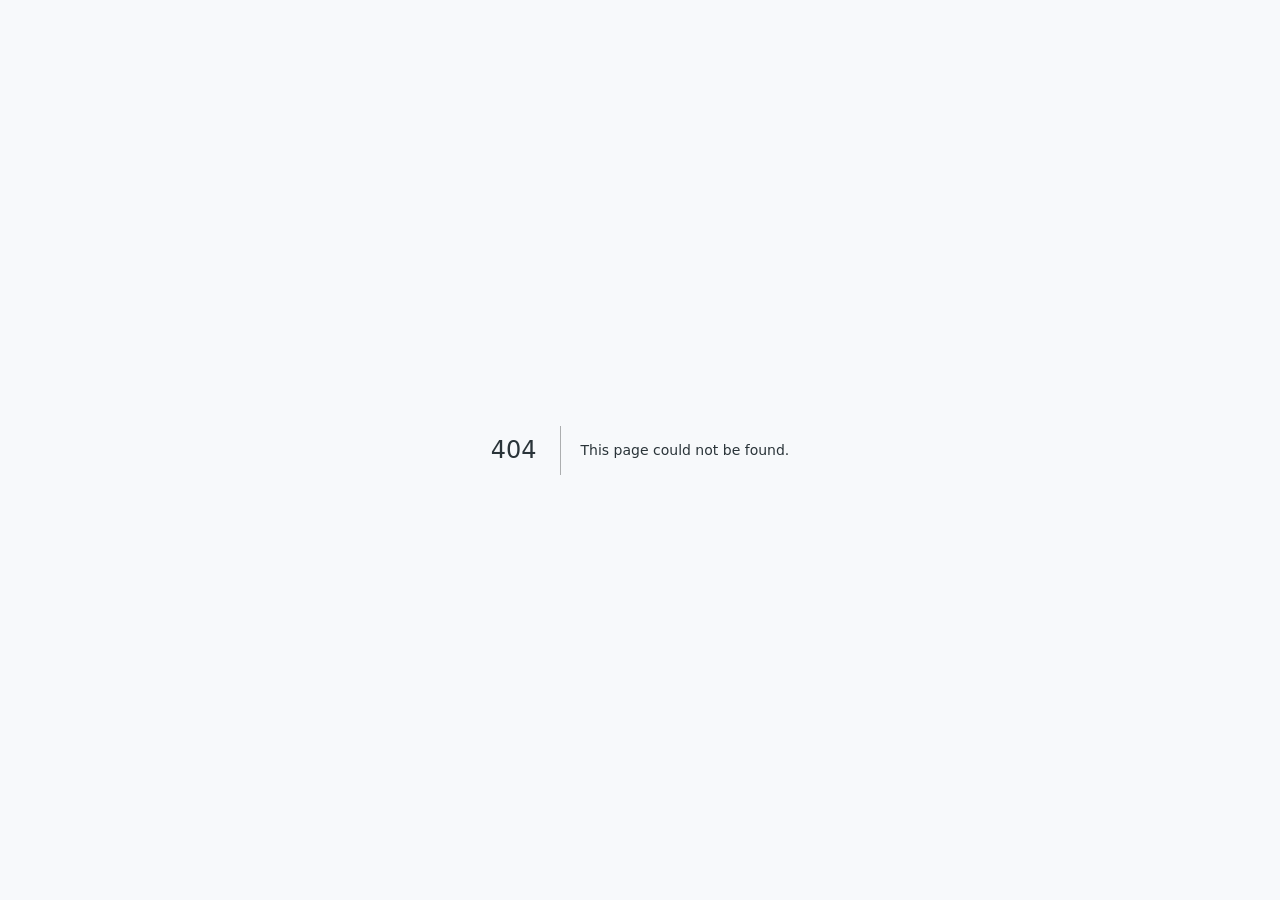
<file: 404/index.html>
<!DOCTYPE html><html lang="en" class="scroll-smooth"><head><meta charSet="utf-8"/><meta name="viewport" content="width=device-width, initial-scale=1"/><link rel="stylesheet" href="/_next/static/chunks/05cely29i7mur.css" data-precedence="next"/><link rel="preload" as="script" fetchPriority="low" href="/_next/static/chunks/15xrurgzs99gv.js"/><script src="/_next/static/chunks/0dgq26a5_oy.a.js" async=""></script><script src="/_next/static/chunks/0p4hb62n9babv.js" async=""></script><script src="/_next/static/chunks/16-iqxfcex_4_.js" async=""></script><script src="/_next/static/chunks/turbopack-0nszisfst64ni.js" async=""></script><script src="/_next/static/chunks/01xlw8hd842-c.js" async=""></script><script src="/_next/static/chunks/0_t29vi~hh.tn.js" async=""></script><link rel="preload" href="https://fonts.googleapis.com/css2?family=Manrope:wght@400;500;600;700;800&amp;family=Inter:wght@400;500;600;700&amp;display=swap" as="style"/><link rel="preload" href="https://fonts.googleapis.com/css2?family=Material+Symbols+Outlined:wght,FILL@100..700,0..1&amp;display=swap" as="style"/><meta name="robots" content="noindex"/><title>404: This page could not be found.</title><title>VS1984 AI</title><meta name="description" content="An open AI network where anyone can access trusted expert intelligence."/><link rel="shortcut icon" href="/ai-vs1984.png"/><link rel="icon" href="/ai-vs1984.png"/><link rel="stylesheet" href="https://fonts.googleapis.com/css2?family=Manrope:wght@400;500;600;700;800&amp;family=Inter:wght@400;500;600;700&amp;display=swap"/><link rel="stylesheet" href="https://fonts.googleapis.com/css2?family=Material+Symbols+Outlined:wght,FILL@100..700,0..1&amp;display=swap"/><script src="/_next/static/chunks/03~yq9q893hmn.js" noModule=""></script></head><body class="bg-surface font-body text-on-surface selection:bg-tertiary/20"><div hidden=""><!--$--><!--/$--></div><div style="font-family:system-ui,&quot;Segoe UI&quot;,Roboto,Helvetica,Arial,sans-serif,&quot;Apple Color Emoji&quot;,&quot;Segoe UI Emoji&quot;;height:100vh;text-align:center;display:flex;flex-direction:column;align-items:center;justify-content:center"><div><style>body{color:#000;background:#fff;margin:0}.next-error-h1{border-right:1px solid rgba(0,0,0,.3)}@media (prefers-color-scheme:dark){body{color:#fff;background:#000}.next-error-h1{border-right:1px solid rgba(255,255,255,.3)}}</style><h1 class="next-error-h1" style="display:inline-block;margin:0 20px 0 0;padding:0 23px 0 0;font-size:24px;font-weight:500;vertical-align:top;line-height:49px">404</h1><div style="display:inline-block"><h2 style="font-size:14px;font-weight:400;line-height:49px;margin:0">This page could not be found.</h2></div></div></div><!--$--><!--/$--><script src="/_next/static/chunks/15xrurgzs99gv.js" id="_R_" async=""></script><script>(self.__next_f=self.__next_f||[]).push([0])</script><script>self.__next_f.push([1,"1:\"$Sreact.fragment\"\n2:I[39756,[\"/_next/static/chunks/01xlw8hd842-c.js\",\"/_next/static/chunks/0_t29vi~hh.tn.js\"],\"default\"]\n3:I[37457,[\"/_next/static/chunks/01xlw8hd842-c.js\",\"/_next/static/chunks/0_t29vi~hh.tn.js\"],\"default\"]\n4:I[97367,[\"/_next/static/chunks/01xlw8hd842-c.js\",\"/_next/static/chunks/0_t29vi~hh.tn.js\"],\"OutletBoundary\"]\n5:\"$Sreact.suspense\"\n8:I[97367,[\"/_next/static/chunks/01xlw8hd842-c.js\",\"/_next/static/chunks/0_t29vi~hh.tn.js\"],\"ViewportBoundary\"]\na:I[97367,[\"/_next/static/chunks/01xlw8hd842-c.js\",\"/_next/static/chunks/0_t29vi~hh.tn.js\"],\"MetadataBoundary\"]\nc:I[68027,[\"/_next/static/chunks/01xlw8hd842-c.js\",\"/_next/static/chunks/0_t29vi~hh.tn.js\"],\"default\",1]\n:HL[\"/_next/static/chunks/05cely29i7mur.css\",\"style\"]\n:HL[\"https://fonts.googleapis.com/css2?family=Manrope:wght@400;500;600;700;800\u0026family=Inter:wght@400;500;600;700\u0026display=swap\",\"style\"]\n:HL[\"https://fonts.googleapis.com/css2?family=Material+Symbols+Outlined:wght,FILL@100..700,0..1\u0026display=swap\",\"style\"]\n"])</script><script>self.__next_f.push([1,"0:{\"P\":null,\"c\":[\"\",\"_not-found\",\"\"],\"q\":\"\",\"i\":false,\"f\":[[[\"\",{\"children\":[\"/_not-found\",{\"children\":[\"__PAGE__\",{}]}]},\"$undefined\",\"$undefined\",16],[[\"$\",\"$1\",\"c\",{\"children\":[[[\"$\",\"link\",\"0\",{\"rel\":\"stylesheet\",\"href\":\"/_next/static/chunks/05cely29i7mur.css\",\"precedence\":\"next\",\"crossOrigin\":\"$undefined\",\"nonce\":\"$undefined\"}],[\"$\",\"script\",\"script-0\",{\"src\":\"/_next/static/chunks/01xlw8hd842-c.js\",\"async\":true,\"nonce\":\"$undefined\"}],[\"$\",\"script\",\"script-1\",{\"src\":\"/_next/static/chunks/0_t29vi~hh.tn.js\",\"async\":true,\"nonce\":\"$undefined\"}]],[\"$\",\"html\",null,{\"lang\":\"en\",\"className\":\"scroll-smooth\",\"children\":[[\"$\",\"head\",null,{\"children\":[[\"$\",\"link\",null,{\"rel\":\"stylesheet\",\"href\":\"https://fonts.googleapis.com/css2?family=Manrope:wght@400;500;600;700;800\u0026family=Inter:wght@400;500;600;700\u0026display=swap\"}],[\"$\",\"link\",null,{\"rel\":\"stylesheet\",\"href\":\"https://fonts.googleapis.com/css2?family=Material+Symbols+Outlined:wght,FILL@100..700,0..1\u0026display=swap\"}]]}],[\"$\",\"body\",null,{\"className\":\"bg-surface font-body text-on-surface selection:bg-tertiary/20\",\"children\":[\"$\",\"$L2\",null,{\"parallelRouterKey\":\"children\",\"error\":\"$undefined\",\"errorStyles\":\"$undefined\",\"errorScripts\":\"$undefined\",\"template\":[\"$\",\"$L3\",null,{}],\"templateStyles\":\"$undefined\",\"templateScripts\":\"$undefined\",\"notFound\":[[[\"$\",\"title\",null,{\"children\":\"404: This page could not be found.\"}],[\"$\",\"div\",null,{\"style\":{\"fontFamily\":\"system-ui,\\\"Segoe UI\\\",Roboto,Helvetica,Arial,sans-serif,\\\"Apple Color Emoji\\\",\\\"Segoe UI Emoji\\\"\",\"height\":\"100vh\",\"textAlign\":\"center\",\"display\":\"flex\",\"flexDirection\":\"column\",\"alignItems\":\"center\",\"justifyContent\":\"center\"},\"children\":[\"$\",\"div\",null,{\"children\":[[\"$\",\"style\",null,{\"dangerouslySetInnerHTML\":{\"__html\":\"body{color:#000;background:#fff;margin:0}.next-error-h1{border-right:1px solid rgba(0,0,0,.3)}@media (prefers-color-scheme:dark){body{color:#fff;background:#000}.next-error-h1{border-right:1px solid rgba(255,255,255,.3)}}\"}}],[\"$\",\"h1\",null,{\"className\":\"next-error-h1\",\"style\":{\"display\":\"inline-block\",\"margin\":\"0 20px 0 0\",\"padding\":\"0 23px 0 0\",\"fontSize\":24,\"fontWeight\":500,\"verticalAlign\":\"top\",\"lineHeight\":\"49px\"},\"children\":404}],[\"$\",\"div\",null,{\"style\":{\"display\":\"inline-block\"},\"children\":[\"$\",\"h2\",null,{\"style\":{\"fontSize\":14,\"fontWeight\":400,\"lineHeight\":\"49px\",\"margin\":0},\"children\":\"This page could not be found.\"}]}]]}]}]],[]],\"forbidden\":\"$undefined\",\"unauthorized\":\"$undefined\"}]}]]}]]}],{\"children\":[[\"$\",\"$1\",\"c\",{\"children\":[null,[\"$\",\"$L2\",null,{\"parallelRouterKey\":\"children\",\"error\":\"$undefined\",\"errorStyles\":\"$undefined\",\"errorScripts\":\"$undefined\",\"template\":[\"$\",\"$L3\",null,{}],\"templateStyles\":\"$undefined\",\"templateScripts\":\"$undefined\",\"notFound\":\"$undefined\",\"forbidden\":\"$undefined\",\"unauthorized\":\"$undefined\"}]]}],{\"children\":[[\"$\",\"$1\",\"c\",{\"children\":[[[\"$\",\"title\",null,{\"children\":\"404: This page could not be found.\"}],[\"$\",\"div\",null,{\"style\":\"$0:f:0:1:0:props:children:1:props:children:1:props:children:props:notFound:0:1:props:style\",\"children\":[\"$\",\"div\",null,{\"children\":[[\"$\",\"style\",null,{\"dangerouslySetInnerHTML\":{\"__html\":\"body{color:#000;background:#fff;margin:0}.next-error-h1{border-right:1px solid rgba(0,0,0,.3)}@media (prefers-color-scheme:dark){body{color:#fff;background:#000}.next-error-h1{border-right:1px solid rgba(255,255,255,.3)}}\"}}],[\"$\",\"h1\",null,{\"className\":\"next-error-h1\",\"style\":\"$0:f:0:1:0:props:children:1:props:children:1:props:children:props:notFound:0:1:props:children:props:children:1:props:style\",\"children\":404}],[\"$\",\"div\",null,{\"style\":\"$0:f:0:1:0:props:children:1:props:children:1:props:children:props:notFound:0:1:props:children:props:children:2:props:style\",\"children\":[\"$\",\"h2\",null,{\"style\":\"$0:f:0:1:0:props:children:1:props:children:1:props:children:props:notFound:0:1:props:children:props:children:2:props:children:props:style\",\"children\":\"This page could not be found.\"}]}]]}]}]],null,[\"$\",\"$L4\",null,{\"children\":[\"$\",\"$5\",null,{\"name\":\"Next.MetadataOutlet\",\"children\":\"$@6\"}]}]]}],{},null,false,null]},null,false,\"$@7\"]},null,false,null],[\"$\",\"$1\",\"h\",{\"children\":[[\"$\",\"meta\",null,{\"name\":\"robots\",\"content\":\"noindex\"}],[\"$\",\"$L8\",null,{\"children\":\"$L9\"}],[\"$\",\"div\",null,{\"hidden\":true,\"children\":[\"$\",\"$La\",null,{\"children\":[\"$\",\"$5\",null,{\"name\":\"Next.Metadata\",\"children\":\"$Lb\"}]}]}],null]}],false]],\"m\":\"$undefined\",\"G\":[\"$c\",[[\"$\",\"link\",\"0\",{\"rel\":\"stylesheet\",\"href\":\"/_next/static/chunks/05cely29i7mur.css\",\"precedence\":\"next\",\"crossOrigin\":\"$undefined\",\"nonce\":\"$undefined\"}]]],\"S\":true,\"h\":null,\"s\":\"$undefined\",\"l\":\"$undefined\",\"p\":\"$undefined\",\"d\":\"$undefined\",\"b\":\"QBznSNq7IVRYKpFUUdkSB\"}\n"])</script><script>self.__next_f.push([1,"d:[]\n7:\"$Wd\"\n"])</script><script>self.__next_f.push([1,"9:[[\"$\",\"meta\",\"0\",{\"charSet\":\"utf-8\"}],[\"$\",\"meta\",\"1\",{\"name\":\"viewport\",\"content\":\"width=device-width, initial-scale=1\"}]]\n"])</script><script>self.__next_f.push([1,"e:I[27201,[\"/_next/static/chunks/01xlw8hd842-c.js\",\"/_next/static/chunks/0_t29vi~hh.tn.js\"],\"IconMark\"]\n6:null\nb:[[\"$\",\"title\",\"0\",{\"children\":\"VS1984 AI\"}],[\"$\",\"meta\",\"1\",{\"name\":\"description\",\"content\":\"An open AI network where anyone can access trusted expert intelligence.\"}],[\"$\",\"link\",\"2\",{\"rel\":\"shortcut icon\",\"href\":\"/ai-vs1984.png\"}],[\"$\",\"link\",\"3\",{\"rel\":\"icon\",\"href\":\"/ai-vs1984.png\"}],[\"$\",\"$Le\",\"4\",{}]]\n"])</script></body></html>
</file>
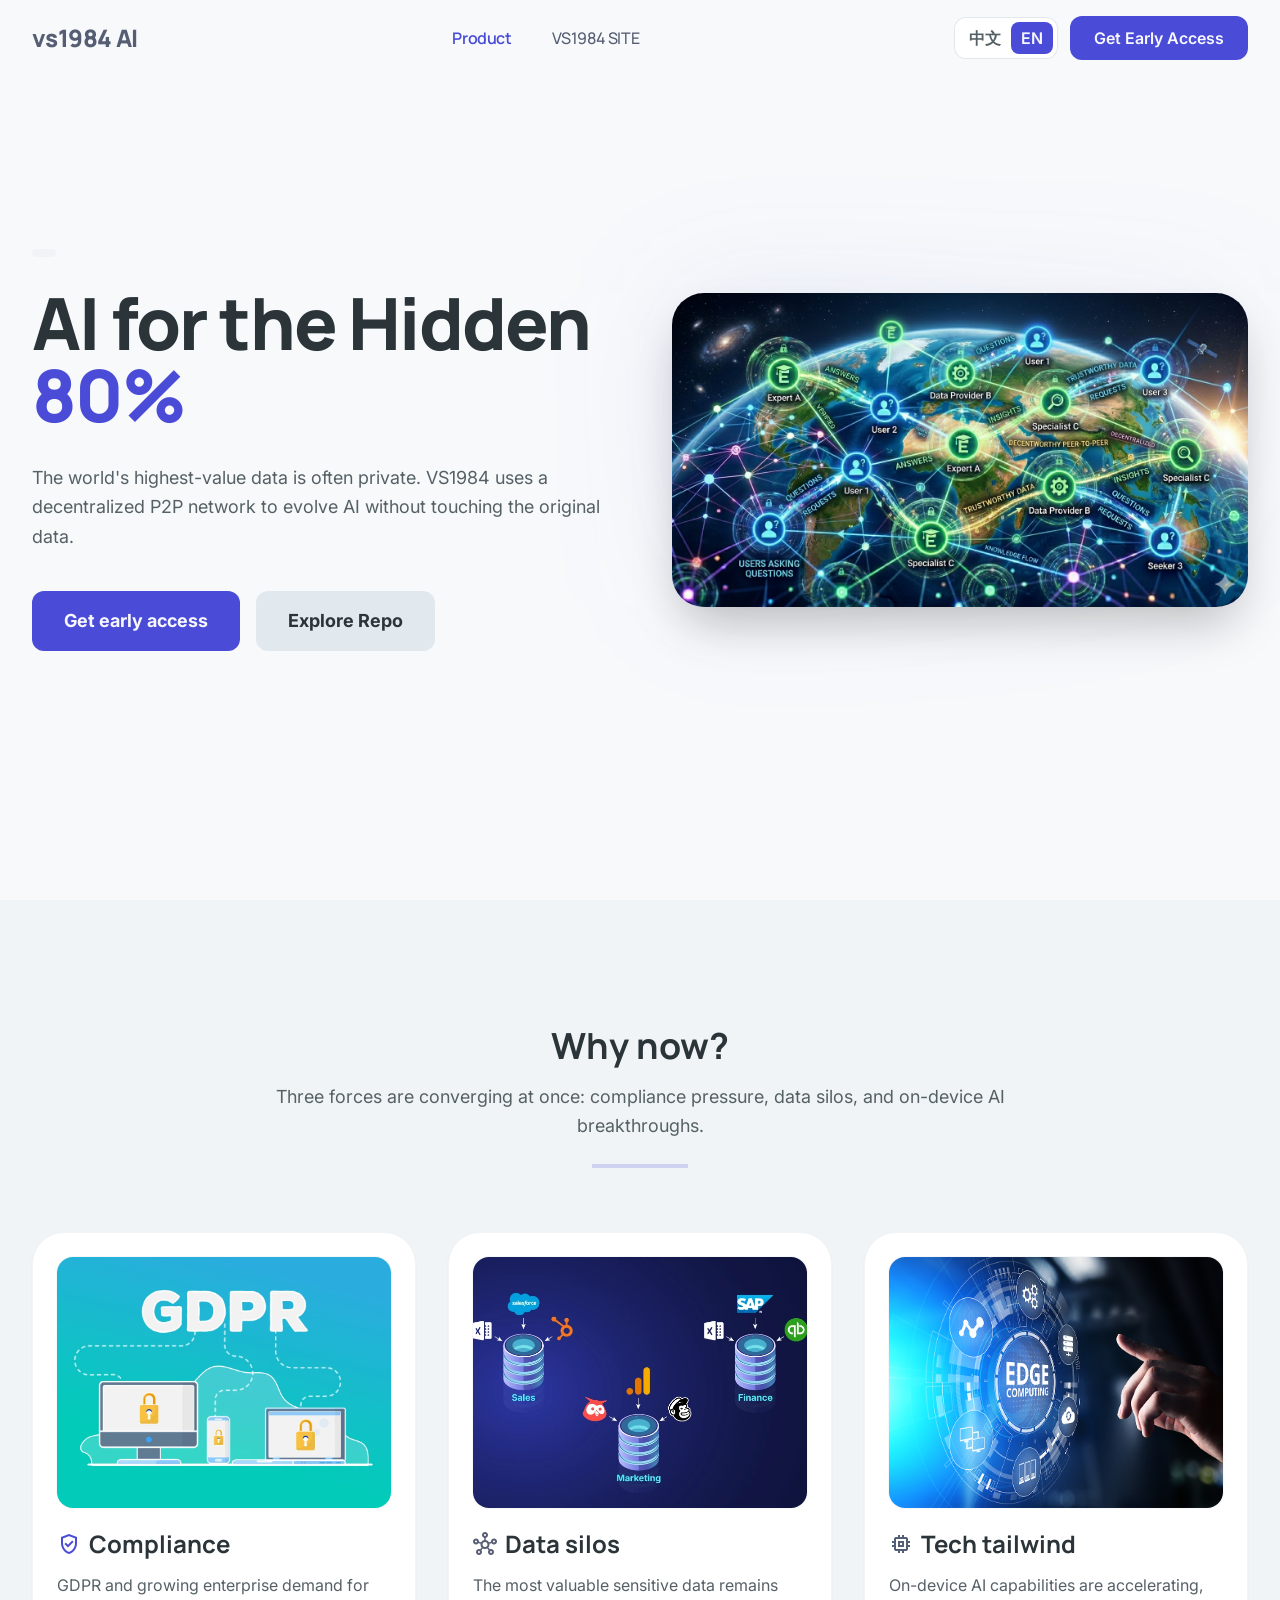
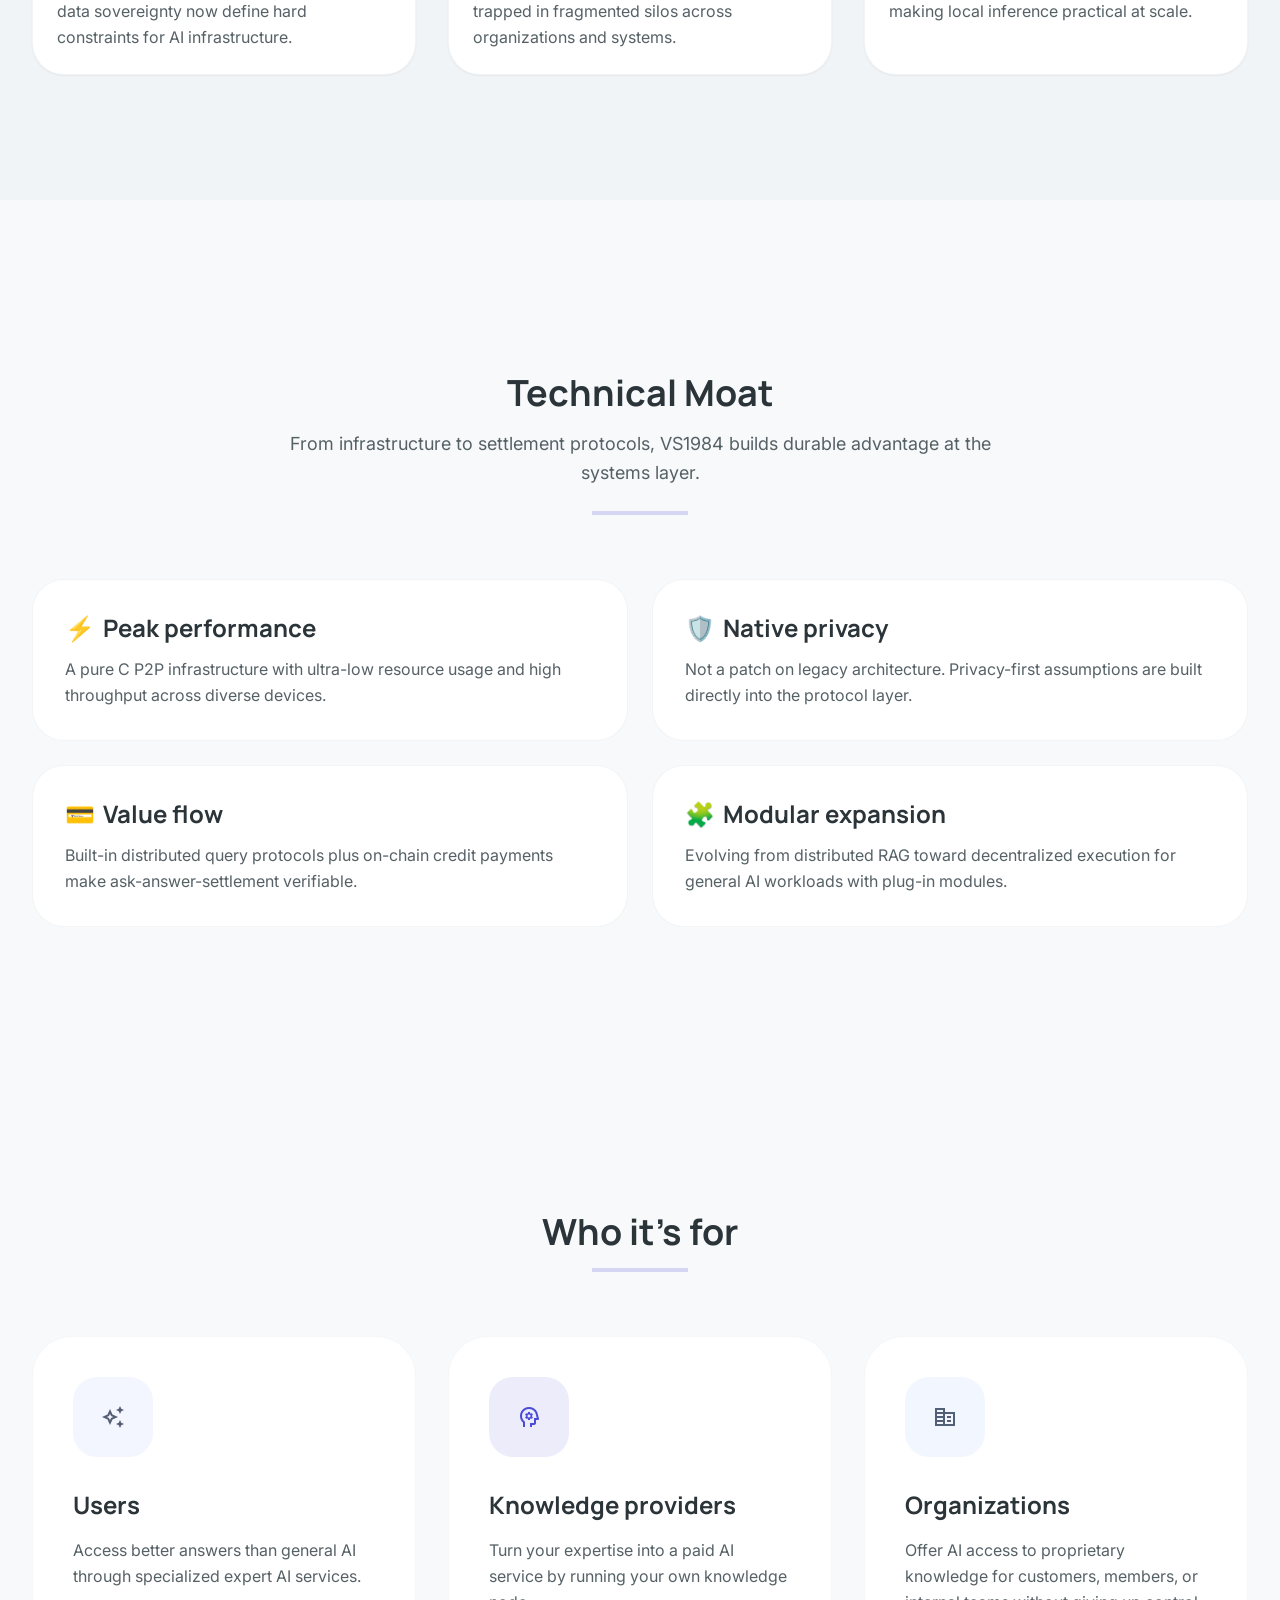
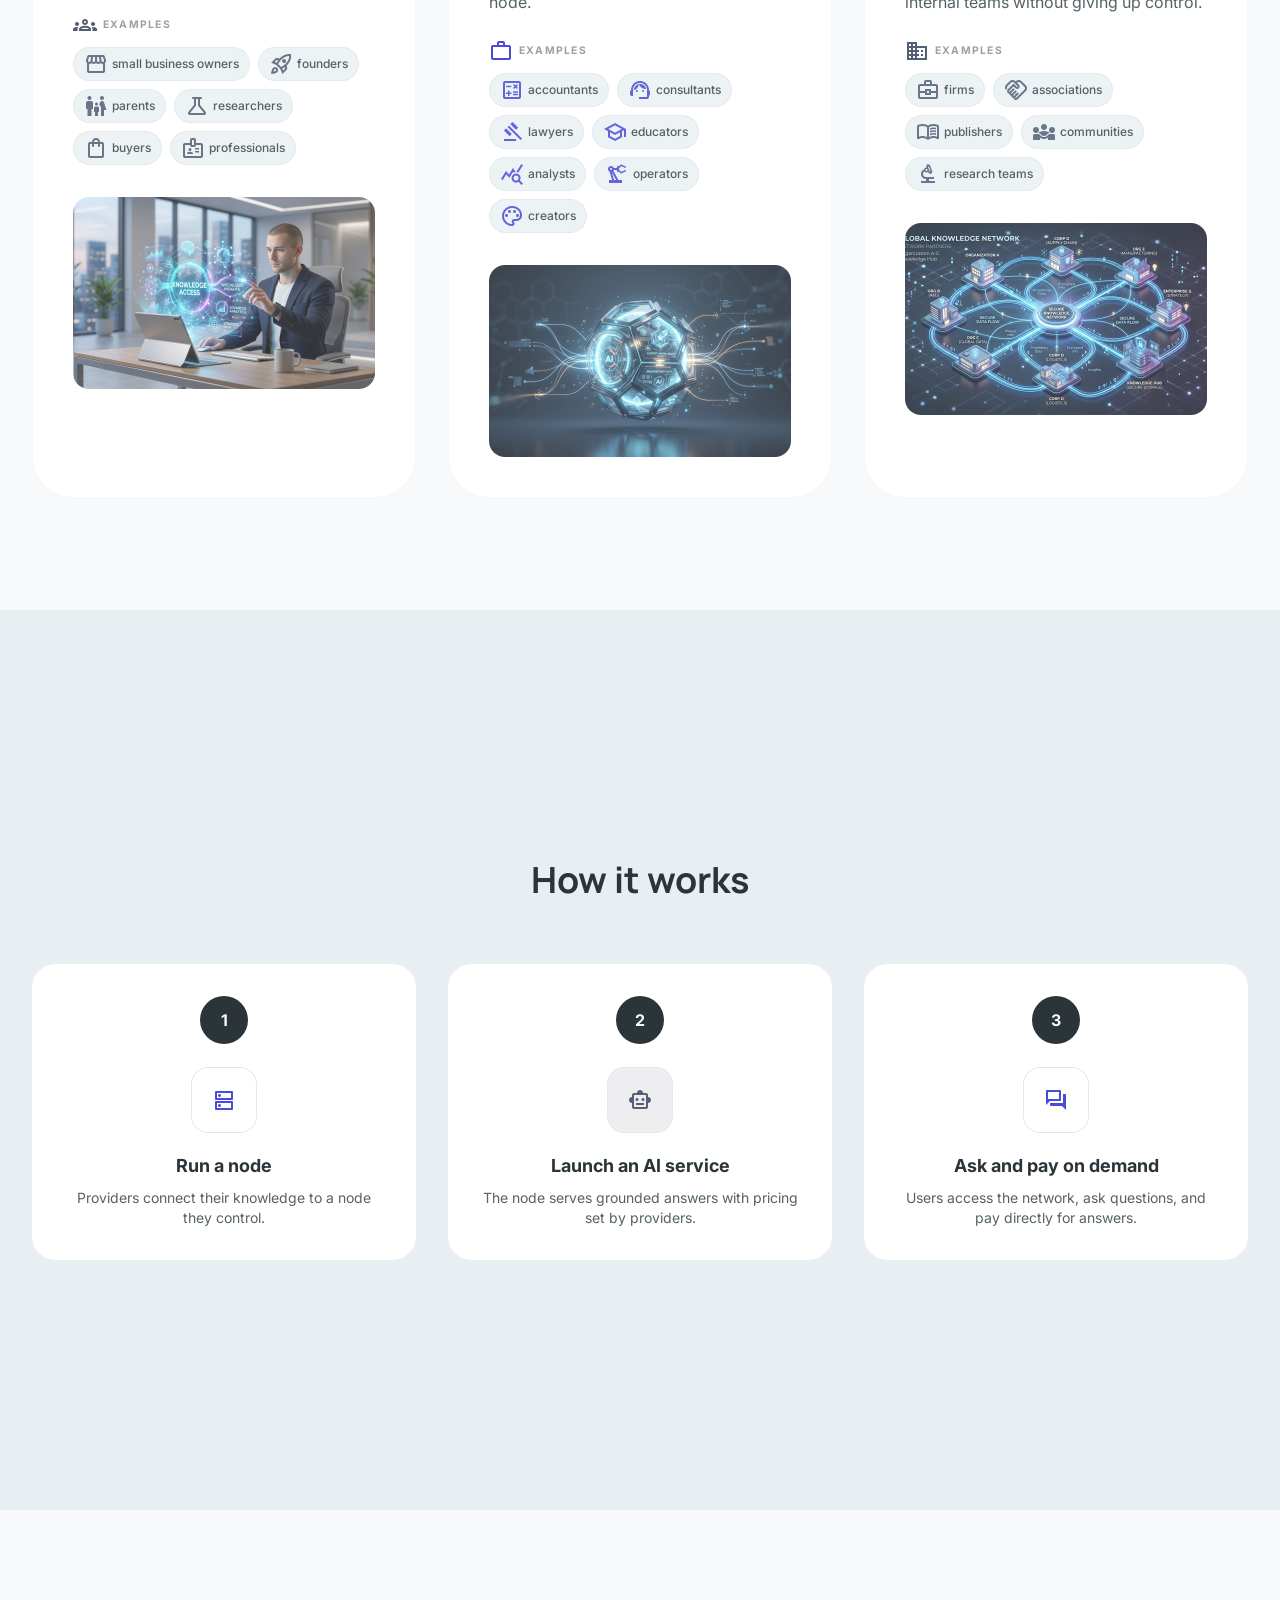
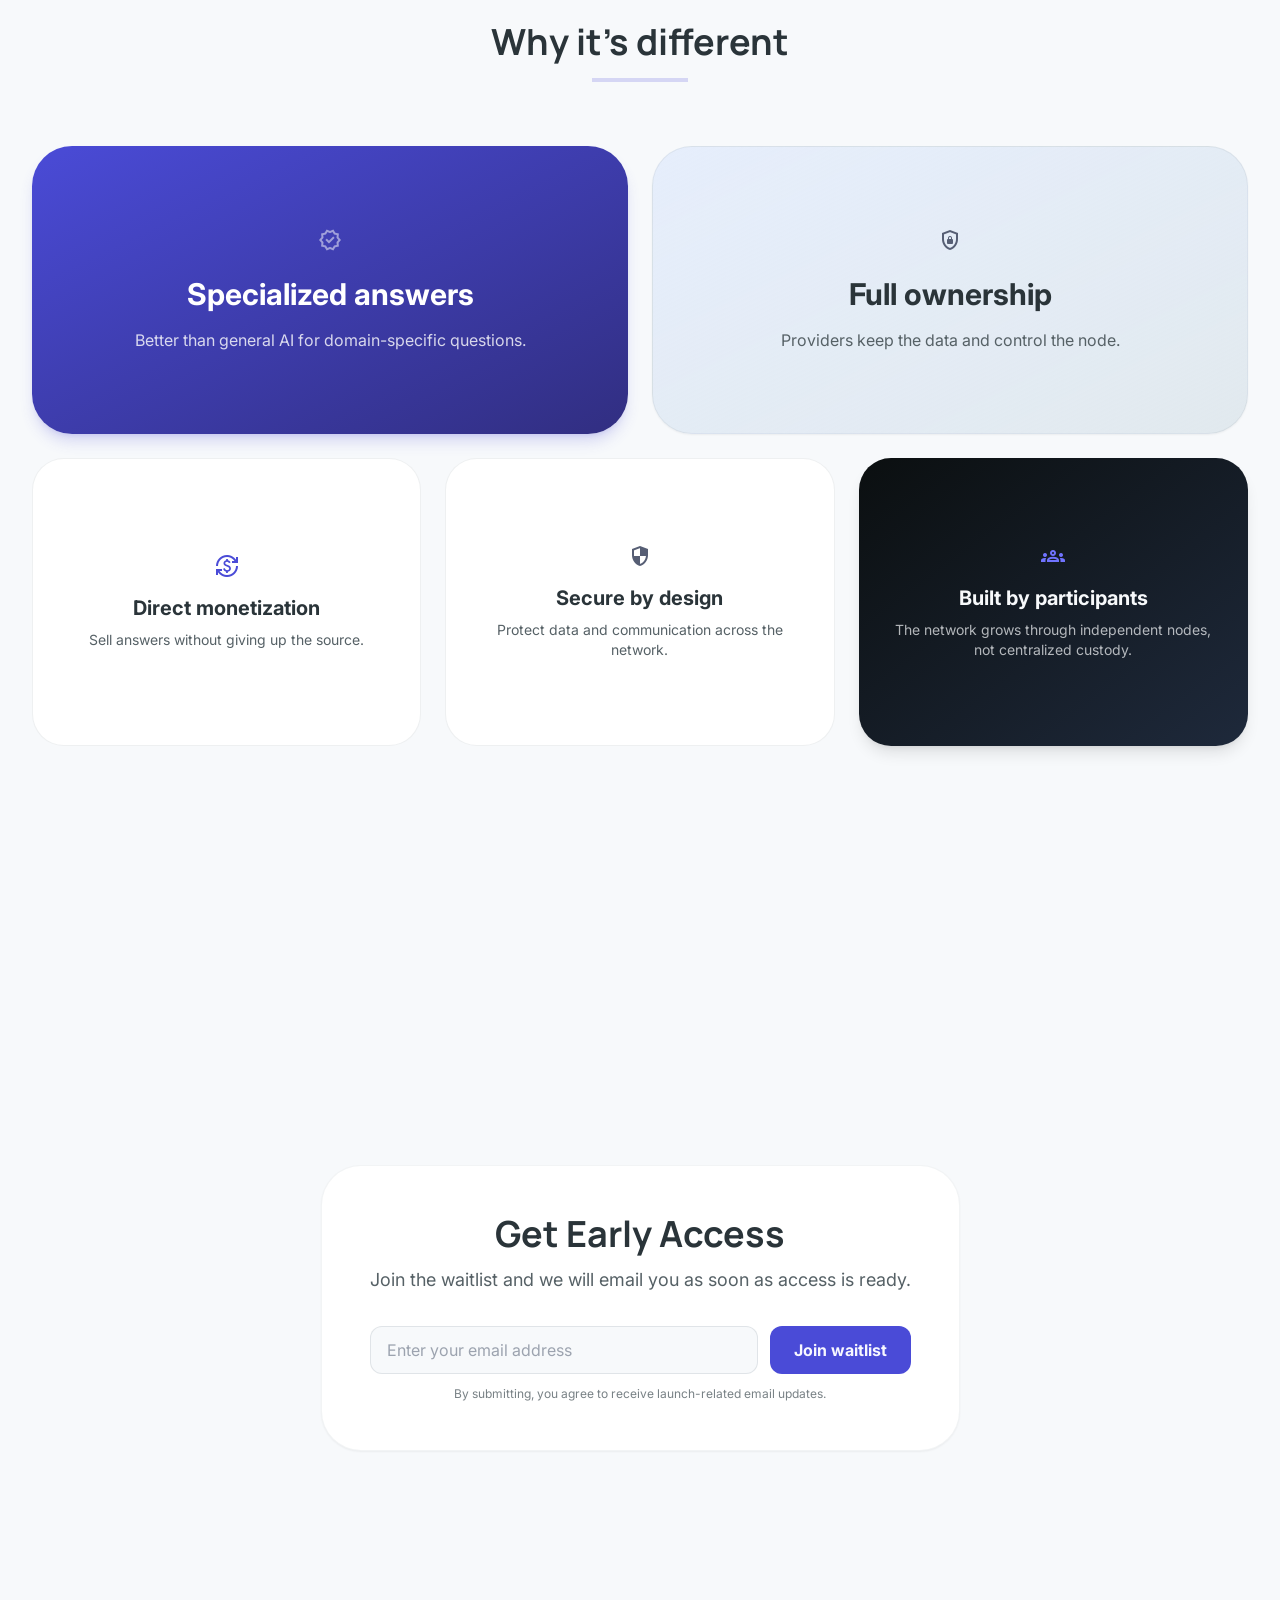
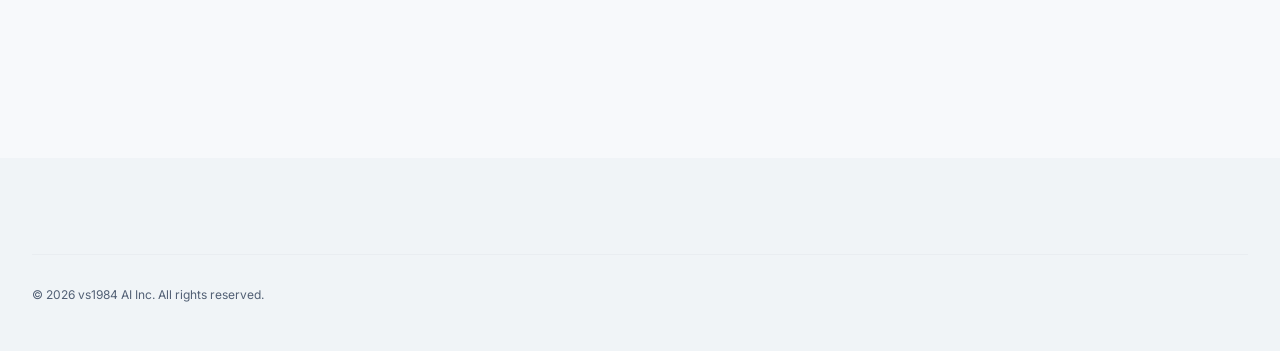
<file: en/index.html>
<!DOCTYPE html><html lang="en" class="scroll-smooth"><head><meta charSet="utf-8"/><meta name="viewport" content="width=device-width, initial-scale=1"/><link rel="preload" href="/p2p-ai-image.png" as="image"/><link rel="preload" href="/why-now-compliance.webp" as="image"/><link rel="preload" href="/why-now-silo.webp" as="image"/><link rel="preload" href="/why-now-edge.webp" as="image"/><link rel="preload" href="/users-illustration.png" as="image"/><link rel="preload" href="/providers-illustration.png" as="image"/><link rel="preload" href="/organizations-illustration.png" as="image"/><link rel="stylesheet" href="/_next/static/chunks/05cely29i7mur.css" data-precedence="next"/><link rel="preload" as="script" fetchPriority="low" href="/_next/static/chunks/15xrurgzs99gv.js"/><script src="/_next/static/chunks/0dgq26a5_oy.a.js" async=""></script><script src="/_next/static/chunks/0p4hb62n9babv.js" async=""></script><script src="/_next/static/chunks/16-iqxfcex_4_.js" async=""></script><script src="/_next/static/chunks/turbopack-0nszisfst64ni.js" async=""></script><script src="/_next/static/chunks/01xlw8hd842-c.js" async=""></script><script src="/_next/static/chunks/0_t29vi~hh.tn.js" async=""></script><script src="/_next/static/chunks/0hk.pawkj2mno.js" async=""></script><link rel="preload" href="https://fonts.googleapis.com/css2?family=Manrope:wght@400;500;600;700;800&amp;family=Inter:wght@400;500;600;700&amp;display=swap" as="style"/><link rel="preload" href="https://fonts.googleapis.com/css2?family=Material+Symbols+Outlined:wght,FILL@100..700,0..1&amp;display=swap" as="style"/><title>VS1984 AI</title><meta name="description" content="An open AI network where anyone can access trusted expert intelligence."/><link rel="shortcut icon" href="/ai-vs1984.png"/><link rel="icon" href="/ai-vs1984.png"/><link rel="stylesheet" href="https://fonts.googleapis.com/css2?family=Manrope:wght@400;500;600;700;800&amp;family=Inter:wght@400;500;600;700&amp;display=swap"/><link rel="stylesheet" href="https://fonts.googleapis.com/css2?family=Material+Symbols+Outlined:wght,FILL@100..700,0..1&amp;display=swap"/><script src="/_next/static/chunks/03~yq9q893hmn.js" noModule=""></script></head><body class="bg-surface font-body text-on-surface selection:bg-tertiary/20"><div hidden=""><!--$--><!--/$--></div><nav class="fixed top-0 z-50 w-full bg-[#f7f9fb]/80 backdrop-blur-xl dark:bg-[#0b0f10]/80"><div class="mx-auto flex max-w-7xl items-center justify-between px-4 py-3 sm:px-6 sm:py-4 md:px-8"><div class="flex items-center gap-2"><span class="whitespace-nowrap font-headline text-xl font-extrabold tracking-tight text-[#565e74] sm:text-2xl dark:text-[#f7f9fb]">vs1984 AI</span></div><div class="hidden items-center gap-10 font-[&#x27;Manrope&#x27;] text-base font-medium tracking-tight md:flex"><a class="font-semibold text-[#4a4bd7] transition-colors duration-200" href="#">Product</a><a class="text-[#565e74] transition-colors duration-200 hover:text-[#4a4bd7] dark:text-[#a9b4b9]" href="https://vs1984.com/en" target="_blank" rel="noreferrer">VS1984 SITE</a></div><div class="flex items-center gap-1.5 sm:gap-3"><div class="flex items-center rounded-xl border border-outline-variant/30 bg-surface-container-lowest p-0.5 sm:p-1"><a class="whitespace-nowrap rounded-lg px-2 py-1 text-base font-semibold text-on-surface-variant transition-colors hover:text-tertiary sm:px-2.5" href="/zh/">中文</a><a class="whitespace-nowrap rounded-lg bg-tertiary px-2 py-1 text-base font-semibold text-on-primary sm:px-2.5" href="/en/">EN</a></div><a class="hidden whitespace-nowrap rounded-xl bg-tertiary px-3 py-1.5 text-base font-semibold text-on-primary transition-all hover:bg-tertiary-dim active:scale-95 sm:inline-flex sm:px-6 sm:py-2.5" href="#waitlist">Get Early Access</a></div></div></nav><section class="relative overflow-hidden px-4 pb-16 pt-36 sm:px-6 sm:pt-40 lg:flex lg:min-h-[100svh] lg:items-center lg:px-8 lg:py-24"><div class="mx-auto flex max-w-7xl flex-col items-center gap-16 lg:flex-row"><div class="z-10 flex-1 text-left"><div class="mb-6 inline-flex items-center gap-2 rounded-full bg-surface-container-low px-3 py-1"></div><h1 class="mb-8 font-headline text-5xl font-extrabold leading-[1.1] tracking-tight text-on-surface lg:text-7xl">AI for the Hidden<span class="text-tertiary"> 80%</span></h1><p class="mb-10 max-w-xl text-lg leading-relaxed text-on-surface-variant">The world&#x27;s highest-value data is often private. VS1984 uses a decentralized P2P network to evolve AI without touching the original data.</p><div class="flex flex-col gap-4 sm:flex-row"><a class="rounded-xl bg-tertiary px-8 py-4 text-center text-lg font-bold text-on-primary transition-colors hover:bg-tertiary-dim" href="#waitlist">Get early access</a><a class="rounded-xl bg-surface-container-high px-8 py-4 text-center text-lg font-bold text-on-surface transition-colors hover:bg-surface-container-highest" href="https://github.com/YangV77" target="_blank" rel="noreferrer">Explore Repo</a></div></div><div class="relative mx-auto aspect-[11/6] w-full max-w-2xl flex-1 lg:mx-0"><div class="absolute inset-0 rounded-[2rem] bg-gradient-to-br from-tertiary/10 to-transparent blur-3xl"></div><img alt="P2P AI platform" class="relative z-10 h-full w-full rounded-[2rem] object-contain shadow-2xl" src="/p2p-ai-image.png"/></div></div></section><section class="bg-surface-container-low px-4 py-16 sm:px-6 lg:flex lg:min-h-[100svh] lg:items-center lg:px-8 lg:py-28"><div class="mx-auto max-w-7xl"><div class="mb-16 text-center"><h2 class="mb-4 font-headline text-4xl font-bold">Why now?</h2><p class="mx-auto max-w-3xl text-lg leading-relaxed text-on-surface-variant">Three forces are converging at once: compliance pressure, data silos, and on-device AI breakthroughs.</p><div class="mx-auto mt-6 h-1 w-24 bg-tertiary opacity-20"></div></div><div class="grid gap-8 md:grid-cols-3"><article class="rounded-[2rem] border border-outline-variant/15 bg-surface-container-lowest p-6 shadow-sm"><div class="mb-5 overflow-hidden rounded-2xl ring-1 ring-outline-variant/10"><img alt="GDPR and data privacy concept" class="aspect-[4/3] w-full object-cover" src="/why-now-compliance.webp"/></div><h3 class="mb-3 flex items-center gap-2 font-headline text-2xl font-bold"><span class="material-symbols-outlined text-tertiary">verified_user</span>Compliance</h3><p class="leading-relaxed text-on-surface-variant">GDPR and growing enterprise demand for data sovereignty now define hard constraints for AI infrastructure.</p></article><article class="rounded-[2rem] border border-outline-variant/15 bg-surface-container-lowest p-6 shadow-sm"><div class="mb-5 overflow-hidden rounded-2xl ring-1 ring-outline-variant/10"><img alt="Data center servers representing fragmented silos" class="aspect-[4/3] w-full object-cover" src="/why-now-silo.webp"/></div><h3 class="mb-3 flex items-center gap-2 font-headline text-2xl font-bold"><span class="material-symbols-outlined text-primary">hub</span>Data silos</h3><p class="leading-relaxed text-on-surface-variant">The most valuable sensitive data remains trapped in fragmented silos across organizations and systems.</p></article><article class="rounded-[2rem] border border-outline-variant/15 bg-surface-container-lowest p-6 shadow-sm"><div class="mb-5 overflow-hidden rounded-2xl ring-1 ring-outline-variant/10"><img alt="Edge computing graphic for on-device AI" class="aspect-[4/3] w-full object-cover" src="/why-now-edge.webp"/></div><h3 class="mb-3 flex items-center gap-2 font-headline text-2xl font-bold"><span class="material-symbols-outlined text-secondary">memory</span>Tech tailwind</h3><p class="leading-relaxed text-on-surface-variant">On-device AI capabilities are accelerating, making local inference practical at scale.</p></article></div></div></section><section class="px-4 py-16 sm:px-6 lg:flex lg:min-h-[100svh] lg:items-center lg:px-8 lg:py-28"><div class="mx-auto max-w-7xl"><div class="mb-16 text-center"><h2 class="mb-4 font-headline text-4xl font-bold">Technical Moat</h2><p class="mx-auto max-w-3xl text-lg leading-relaxed text-on-surface-variant">From infrastructure to settlement protocols, VS1984 builds durable advantage at the systems layer.</p><div class="mx-auto mt-6 h-1 w-24 bg-tertiary opacity-20"></div></div><div class="grid gap-6 md:grid-cols-2"><article class="rounded-[2rem] border border-outline-variant/15 bg-surface-container-lowest p-6 transition-all duration-300 hover:-translate-y-1 hover:shadow-lg sm:p-8"><h3 class="mb-3 flex items-center gap-2 font-headline text-2xl font-bold"><span aria-hidden="true">⚡️</span>Peak performance</h3><p class="leading-relaxed text-on-surface-variant">A pure C P2P infrastructure with ultra-low resource usage and high throughput across diverse devices.</p></article><article class="rounded-[2rem] border border-outline-variant/15 bg-surface-container-lowest p-6 transition-all duration-300 hover:-translate-y-1 hover:shadow-lg sm:p-8"><h3 class="mb-3 flex items-center gap-2 font-headline text-2xl font-bold"><span aria-hidden="true">🛡️</span>Native privacy</h3><p class="leading-relaxed text-on-surface-variant">Not a patch on legacy architecture. Privacy-first assumptions are built directly into the protocol layer.</p></article><article class="rounded-[2rem] border border-outline-variant/15 bg-surface-container-lowest p-6 transition-all duration-300 hover:-translate-y-1 hover:shadow-lg sm:p-8"><h3 class="mb-3 flex items-center gap-2 font-headline text-2xl font-bold"><span aria-hidden="true">💳</span>Value flow</h3><p class="leading-relaxed text-on-surface-variant">Built-in distributed query protocols plus on-chain credit payments make ask-answer-settlement verifiable.</p></article><article class="rounded-[2rem] border border-outline-variant/15 bg-surface-container-lowest p-6 transition-all duration-300 hover:-translate-y-1 hover:shadow-lg sm:p-8"><h3 class="mb-3 flex items-center gap-2 font-headline text-2xl font-bold"><span aria-hidden="true">🧩</span>Modular expansion</h3><p class="leading-relaxed text-on-surface-variant">Evolving from distributed RAG toward decentralized execution for general AI workloads with plug-in modules.</p></article></div></div></section><section class="px-4 py-16 sm:px-6 lg:flex lg:min-h-[100svh] lg:items-center lg:px-8 lg:py-28"><div class="mx-auto max-w-7xl"><div class="mb-16 text-center"><h2 class="mb-4 font-headline text-4xl font-bold">Who it&#x27;s for</h2><div class="mx-auto h-1 w-24 bg-tertiary opacity-20"></div></div><div class="grid gap-8 md:grid-cols-3"><div class="group rounded-[2.5rem] border border-outline-variant/10 bg-surface-container-lowest p-6 transition-all duration-500 hover:-translate-y-2 hover:bg-surface sm:p-10"><div class="mb-8 flex h-16 w-16 items-center justify-center rounded-3xl bg-primary-container/30 transition-transform group-hover:scale-110 sm:h-20 sm:w-20"><span class="material-symbols-outlined text-4xl text-primary">auto_awesome</span></div><h3 class="mb-4 font-headline text-2xl font-bold">Users</h3><p class="mb-4 leading-relaxed text-on-surface-variant">Access better answers than general AI through specialized expert AI services.</p><div class="mt-6"><p class="mb-2.5 flex items-center gap-1.5 text-[0.65rem] font-bold uppercase tracking-[0.12em] text-on-surface-variant/60" id="examples-users-en"><span class="material-symbols-outlined text-[1rem] text-primary" aria-hidden="true">groups</span>Examples</p><ul class="m-0 flex list-none flex-wrap gap-2 p-0" aria-labelledby="examples-users-en"><li class="inline-flex items-center gap-1 rounded-full border border-outline-variant/15 bg-surface-container-high/60 px-2.5 py-1 text-xs font-medium text-on-surface-variant"><span class="material-symbols-outlined shrink-0 text-[0.95rem] text-primary/85">storefront</span>small business owners</li><li class="inline-flex items-center gap-1 rounded-full border border-outline-variant/15 bg-surface-container-high/60 px-2.5 py-1 text-xs font-medium text-on-surface-variant"><span class="material-symbols-outlined shrink-0 text-[0.95rem] text-primary/85">rocket_launch</span>founders</li><li class="inline-flex items-center gap-1 rounded-full border border-outline-variant/15 bg-surface-container-high/60 px-2.5 py-1 text-xs font-medium text-on-surface-variant"><span class="material-symbols-outlined shrink-0 text-[0.95rem] text-primary/85">family_restroom</span>parents</li><li class="inline-flex items-center gap-1 rounded-full border border-outline-variant/15 bg-surface-container-high/60 px-2.5 py-1 text-xs font-medium text-on-surface-variant"><span class="material-symbols-outlined shrink-0 text-[0.95rem] text-primary/85">science</span>researchers</li><li class="inline-flex items-center gap-1 rounded-full border border-outline-variant/15 bg-surface-container-high/60 px-2.5 py-1 text-xs font-medium text-on-surface-variant"><span class="material-symbols-outlined shrink-0 text-[0.95rem] text-primary/85">shopping_bag</span>buyers</li><li class="inline-flex items-center gap-1 rounded-full border border-outline-variant/15 bg-surface-container-high/60 px-2.5 py-1 text-xs font-medium text-on-surface-variant"><span class="material-symbols-outlined shrink-0 text-[0.95rem] text-primary/85">badge</span>professionals</li></ul></div><img alt="Users illustration" class="mt-8 h-48 w-full rounded-2xl object-cover opacity-80" src="/users-illustration.png"/></div><div class="group rounded-[2.5rem] border border-outline-variant/10 bg-surface-container-lowest p-6 transition-all duration-500 hover:-translate-y-2 hover:bg-surface sm:p-10"><div class="mb-8 flex h-16 w-16 items-center justify-center rounded-3xl bg-tertiary/10 transition-transform group-hover:scale-110 sm:h-20 sm:w-20"><span class="material-symbols-outlined text-4xl text-tertiary">psychology</span></div><h3 class="mb-4 font-headline text-2xl font-bold">Knowledge providers</h3><p class="mb-4 leading-relaxed text-on-surface-variant">Turn your expertise into a paid AI service by running your own knowledge node.</p><div class="mt-6"><p class="mb-2.5 flex items-center gap-1.5 text-[0.65rem] font-bold uppercase tracking-[0.12em] text-on-surface-variant/60" id="examples-providers-en"><span class="material-symbols-outlined text-[1rem] text-tertiary" aria-hidden="true">work</span>Examples</p><ul class="m-0 flex list-none flex-wrap gap-2 p-0" aria-labelledby="examples-providers-en"><li class="inline-flex items-center gap-1 rounded-full border border-outline-variant/15 bg-surface-container-high/60 px-2.5 py-1 text-xs font-medium text-on-surface-variant"><span class="material-symbols-outlined shrink-0 text-[0.95rem] text-tertiary/85">calculate</span>accountants</li><li class="inline-flex items-center gap-1 rounded-full border border-outline-variant/15 bg-surface-container-high/60 px-2.5 py-1 text-xs font-medium text-on-surface-variant"><span class="material-symbols-outlined shrink-0 text-[0.95rem] text-tertiary/85">support_agent</span>consultants</li><li class="inline-flex items-center gap-1 rounded-full border border-outline-variant/15 bg-surface-container-high/60 px-2.5 py-1 text-xs font-medium text-on-surface-variant"><span class="material-symbols-outlined shrink-0 text-[0.95rem] text-tertiary/85">gavel</span>lawyers</li><li class="inline-flex items-center gap-1 rounded-full border border-outline-variant/15 bg-surface-container-high/60 px-2.5 py-1 text-xs font-medium text-on-surface-variant"><span class="material-symbols-outlined shrink-0 text-[0.95rem] text-tertiary/85">school</span>educators</li><li class="inline-flex items-center gap-1 rounded-full border border-outline-variant/15 bg-surface-container-high/60 px-2.5 py-1 text-xs font-medium text-on-surface-variant"><span class="material-symbols-outlined shrink-0 text-[0.95rem] text-tertiary/85">query_stats</span>analysts</li><li class="inline-flex items-center gap-1 rounded-full border border-outline-variant/15 bg-surface-container-high/60 px-2.5 py-1 text-xs font-medium text-on-surface-variant"><span class="material-symbols-outlined shrink-0 text-[0.95rem] text-tertiary/85">precision_manufacturing</span>operators</li><li class="inline-flex items-center gap-1 rounded-full border border-outline-variant/15 bg-surface-container-high/60 px-2.5 py-1 text-xs font-medium text-on-surface-variant"><span class="material-symbols-outlined shrink-0 text-[0.95rem] text-tertiary/85">palette</span>creators</li></ul></div><img alt="Providers illustration" class="mt-8 h-48 w-full rounded-2xl object-cover opacity-80" src="/providers-illustration.png"/></div><div class="group rounded-[2.5rem] border border-outline-variant/10 bg-surface-container-lowest p-6 transition-all duration-500 hover:-translate-y-2 hover:bg-surface sm:p-10"><div class="mb-8 flex h-16 w-16 items-center justify-center rounded-3xl bg-secondary-container/30 transition-transform group-hover:scale-110 sm:h-20 sm:w-20"><span class="material-symbols-outlined text-4xl text-secondary">corporate_fare</span></div><h3 class="mb-4 font-headline text-2xl font-bold">Organizations</h3><p class="mb-4 leading-relaxed text-on-surface-variant">Offer AI access to proprietary knowledge for customers, members, or internal teams without giving up control.</p><div class="mt-6"><p class="mb-2.5 flex items-center gap-1.5 text-[0.65rem] font-bold uppercase tracking-[0.12em] text-on-surface-variant/60" id="examples-orgs-en"><span class="material-symbols-outlined text-[1rem] text-secondary" aria-hidden="true">domain</span>Examples</p><ul class="m-0 flex list-none flex-wrap gap-2 p-0" aria-labelledby="examples-orgs-en"><li class="inline-flex items-center gap-1 rounded-full border border-outline-variant/15 bg-surface-container-high/60 px-2.5 py-1 text-xs font-medium text-on-surface-variant"><span class="material-symbols-outlined shrink-0 text-[0.95rem] text-secondary/85">business_center</span>firms</li><li class="inline-flex items-center gap-1 rounded-full border border-outline-variant/15 bg-surface-container-high/60 px-2.5 py-1 text-xs font-medium text-on-surface-variant"><span class="material-symbols-outlined shrink-0 text-[0.95rem] text-secondary/85">handshake</span>associations</li><li class="inline-flex items-center gap-1 rounded-full border border-outline-variant/15 bg-surface-container-high/60 px-2.5 py-1 text-xs font-medium text-on-surface-variant"><span class="material-symbols-outlined shrink-0 text-[0.95rem] text-secondary/85">menu_book</span>publishers</li><li class="inline-flex items-center gap-1 rounded-full border border-outline-variant/15 bg-surface-container-high/60 px-2.5 py-1 text-xs font-medium text-on-surface-variant"><span class="material-symbols-outlined shrink-0 text-[0.95rem] text-secondary/85">diversity_3</span>communities</li><li class="inline-flex items-center gap-1 rounded-full border border-outline-variant/15 bg-surface-container-high/60 px-2.5 py-1 text-xs font-medium text-on-surface-variant"><span class="material-symbols-outlined shrink-0 text-[0.95rem] text-secondary/85">biotech</span>research teams</li></ul></div><img alt="Organizations illustration" class="mt-8 h-48 w-full rounded-2xl object-cover opacity-80" src="/organizations-illustration.png"/></div></div></div></section><section class="bg-surface-container px-4 py-16 sm:px-6 lg:flex lg:min-h-[100svh] lg:items-center lg:px-8 lg:py-28"><div class="mx-auto max-w-7xl"><h2 class="mb-16 text-center font-headline text-4xl font-bold">How it works</h2><div class="relative flex flex-col gap-8 md:flex-row"><div class="relative z-10 flex-1"><div class="flex h-full flex-col items-center rounded-3xl bg-surface-container-lowest p-8 text-center"><div class="mb-6 flex h-12 w-12 items-center justify-center rounded-full bg-on-surface font-bold text-surface">1</div><div class="mb-5 flex h-16 w-16 items-center justify-center rounded-2xl bg-tertiary/12 ring-1 ring-tertiary/15"><span class="material-symbols-outlined text-[2.25rem] text-tertiary">dns</span></div><h4 class="mb-2 text-lg font-bold">Run a node</h4><p class="text-sm text-on-surface-variant">Providers connect their knowledge to a node they control.</p></div></div><div class="relative z-10 flex-1"><div class="flex h-full flex-col items-center rounded-3xl bg-surface-container-lowest p-8 text-center"><div class="mb-6 flex h-12 w-12 items-center justify-center rounded-full bg-on-surface font-bold text-surface">2</div><div class="mb-5 flex h-16 w-16 items-center justify-center rounded-2xl bg-primary/10 ring-1 ring-primary/15"><span class="material-symbols-outlined text-[2.25rem] text-primary">smart_toy</span></div><h4 class="mb-2 text-lg font-bold">Launch an AI service</h4><p class="text-sm text-on-surface-variant">The node serves grounded answers with pricing set by providers.</p></div></div><div class="relative z-10 flex-1"><div class="flex h-full flex-col items-center rounded-3xl bg-surface-container-lowest p-8 text-center"><div class="mb-6 flex h-12 w-12 items-center justify-center rounded-full bg-on-surface font-bold text-surface">3</div><div class="mb-5 flex h-16 w-16 items-center justify-center rounded-2xl bg-tertiary/12 ring-1 ring-tertiary/15"><span class="material-symbols-outlined text-[2.25rem] text-tertiary">question_answer</span></div><h4 class="mb-2 text-lg font-bold">Ask and pay on demand</h4><p class="text-sm text-on-surface-variant">Users access the network, ask questions, and pay directly for answers.</p></div></div></div></div></section><section class="px-4 py-16 sm:px-6 lg:flex lg:min-h-[100svh] lg:items-center lg:px-8 lg:py-28"><div class="mx-auto max-w-7xl"><div class="mb-16 text-center"><h2 class="mb-4 font-headline text-4xl font-bold">Why it&#x27;s different</h2><div class="mx-auto h-1 w-24 bg-tertiary opacity-20"></div></div><div class="grid h-auto grid-cols-1 gap-6 md:h-[600px] md:grid-cols-6 md:grid-rows-2"><div class="group flex flex-col items-center justify-center rounded-[2.5rem] bg-gradient-to-br from-tertiary to-indigo-900 p-10 text-center text-white shadow-lg shadow-tertiary/20 md:col-span-3"><span class="material-symbols-outlined mb-6 origin-center text-5xl opacity-50 transition-all duration-300 group-hover:scale-110 group-hover:opacity-100">verified</span><h3 class="mb-4 text-3xl font-bold">Specialized answers</h3><p class="mx-auto max-w-md opacity-80">Better than general AI for domain-specific questions.</p></div><div class="group flex flex-col items-center justify-center rounded-[2.5rem] border border-outline-variant/20 bg-gradient-to-br from-secondary-container/50 to-surface-container-high p-10 text-center shadow-sm md:col-span-3"><span class="material-symbols-outlined mb-6 origin-center text-5xl text-primary transition-transform duration-300 group-hover:scale-110">shield_lock</span><h3 class="mb-4 text-3xl font-bold text-on-surface">Full ownership</h3><p class="mx-auto max-w-md text-on-surface-variant">Providers keep the data and control the node.</p></div><div class="group flex flex-col justify-center rounded-[2rem] border border-outline-variant/20 bg-surface-container-lowest p-8 text-center transition-all duration-300 hover:border-tertiary/40 hover:shadow-md md:col-span-2"><span class="material-symbols-outlined mb-4 text-4xl text-tertiary transition-transform duration-300 group-hover:scale-110">currency_exchange</span><h4 class="mb-2 text-xl font-bold text-on-surface">Direct monetization</h4><p class="text-sm text-on-surface-variant">Sell answers without giving up the source.</p></div><div class="group flex flex-col justify-center rounded-[2rem] border border-outline-variant/20 bg-surface-container-lowest p-8 text-center transition-all duration-300 hover:border-primary/40 hover:shadow-md md:col-span-2"><span class="material-symbols-outlined mb-4 text-4xl text-primary transition-transform duration-300 group-hover:scale-110">security</span><h4 class="mb-2 text-xl font-bold text-on-surface">Secure by design</h4><p class="text-sm text-on-surface-variant">Protect data and communication across the network.</p></div><div class="group flex flex-col justify-center rounded-[2rem] bg-gradient-to-br from-inverse-surface to-slate-800 p-8 text-center text-surface shadow-lg md:col-span-2"><span class="material-symbols-outlined mb-4 text-4xl text-tertiary-fixed transition-transform duration-300 group-hover:scale-110">groups</span><h4 class="mb-2 text-xl font-bold">Built by participants</h4><p class="text-sm opacity-70">The network grows through independent nodes, not centralized custody.</p></div></div></div></section><section class="px-4 py-16 sm:px-6 lg:flex lg:min-h-[100svh] lg:items-center lg:px-8 lg:py-28" id="waitlist"><div class="mx-auto max-w-4xl rounded-[2.5rem] border border-outline-variant/15 bg-surface-container-lowest p-6 shadow-sm sm:p-12"><div class="mb-8 text-center"><h2 class="mb-3 font-headline text-3xl font-bold sm:text-4xl">Get Early Access</h2><p class="text-base text-on-surface-variant sm:text-lg">Join the waitlist and we will email you as soon as access is ready.</p></div><form class="mx-auto max-w-2xl"><div class="flex flex-col gap-3 sm:flex-row"><input autoComplete="email" class="h-12 w-full rounded-xl border border-outline-variant/30 bg-surface px-4 text-base text-on-surface outline-none transition-colors focus:border-tertiary" placeholder="Enter your email address" required="" type="email" value=""/><button class="h-12 shrink-0 rounded-xl bg-tertiary px-6 text-base font-bold text-on-primary transition-colors hover:bg-tertiary-dim disabled:cursor-not-allowed disabled:opacity-70" type="submit">Join waitlist</button></div><p class="mt-3 text-center text-xs text-on-surface-variant/80">By submitting, you agree to receive launch-related email updates.</p></form></div></section><footer class="w-full bg-[#f0f4f7] px-4 py-12 sm:px-6 lg:px-8 dark:bg-[#0b0f10]"><div class="mx-auto mt-12 max-w-7xl border-t border-outline-variant/10 pt-8"><p class="text-xs text-[#526075] dark:text-[#a9b4b9]">© 2026 vs1984 AI Inc. All rights reserved.</p></div></footer><!--$--><!--/$--><script src="/_next/static/chunks/15xrurgzs99gv.js" id="_R_" async=""></script><script>(self.__next_f=self.__next_f||[]).push([0])</script><script>self.__next_f.push([1,"1:\"$Sreact.fragment\"\n2:I[39756,[\"/_next/static/chunks/01xlw8hd842-c.js\",\"/_next/static/chunks/0_t29vi~hh.tn.js\"],\"default\"]\n3:I[37457,[\"/_next/static/chunks/01xlw8hd842-c.js\",\"/_next/static/chunks/0_t29vi~hh.tn.js\"],\"default\"]\n4:I[22016,[\"/_next/static/chunks/01xlw8hd842-c.js\",\"/_next/static/chunks/0_t29vi~hh.tn.js\",\"/_next/static/chunks/0hk.pawkj2mno.js\"],\"\"]\n11:I[68027,[\"/_next/static/chunks/01xlw8hd842-c.js\",\"/_next/static/chunks/0_t29vi~hh.tn.js\"],\"default\",1]\n:HL[\"/_next/static/chunks/05cely29i7mur.css\",\"style\"]\n:HL[\"https://fonts.googleapis.com/css2?family=Manrope:wght@400;500;600;700;800\u0026family=Inter:wght@400;500;600;700\u0026display=swap\",\"style\"]\n:HL[\"https://fonts.googleapis.com/css2?family=Material+Symbols+Outlined:wght,FILL@100..700,0..1\u0026display=swap\",\"style\"]\n"])</script><script>self.__next_f.push([1,"0:{\"P\":null,\"c\":[\"\",\"en\",\"\"],\"q\":\"\",\"i\":false,\"f\":[[[\"\",{\"children\":[\"en\",{\"children\":[\"__PAGE__\",{}]}]},\"$undefined\",\"$undefined\",16],[[\"$\",\"$1\",\"c\",{\"children\":[[[\"$\",\"link\",\"0\",{\"rel\":\"stylesheet\",\"href\":\"/_next/static/chunks/05cely29i7mur.css\",\"precedence\":\"next\",\"crossOrigin\":\"$undefined\",\"nonce\":\"$undefined\"}],[\"$\",\"script\",\"script-0\",{\"src\":\"/_next/static/chunks/01xlw8hd842-c.js\",\"async\":true,\"nonce\":\"$undefined\"}],[\"$\",\"script\",\"script-1\",{\"src\":\"/_next/static/chunks/0_t29vi~hh.tn.js\",\"async\":true,\"nonce\":\"$undefined\"}]],[\"$\",\"html\",null,{\"lang\":\"en\",\"className\":\"scroll-smooth\",\"children\":[[\"$\",\"head\",null,{\"children\":[[\"$\",\"link\",null,{\"rel\":\"stylesheet\",\"href\":\"https://fonts.googleapis.com/css2?family=Manrope:wght@400;500;600;700;800\u0026family=Inter:wght@400;500;600;700\u0026display=swap\"}],[\"$\",\"link\",null,{\"rel\":\"stylesheet\",\"href\":\"https://fonts.googleapis.com/css2?family=Material+Symbols+Outlined:wght,FILL@100..700,0..1\u0026display=swap\"}]]}],[\"$\",\"body\",null,{\"className\":\"bg-surface font-body text-on-surface selection:bg-tertiary/20\",\"children\":[\"$\",\"$L2\",null,{\"parallelRouterKey\":\"children\",\"error\":\"$undefined\",\"errorStyles\":\"$undefined\",\"errorScripts\":\"$undefined\",\"template\":[\"$\",\"$L3\",null,{}],\"templateStyles\":\"$undefined\",\"templateScripts\":\"$undefined\",\"notFound\":[[[\"$\",\"title\",null,{\"children\":\"404: This page could not be found.\"}],[\"$\",\"div\",null,{\"style\":{\"fontFamily\":\"system-ui,\\\"Segoe UI\\\",Roboto,Helvetica,Arial,sans-serif,\\\"Apple Color Emoji\\\",\\\"Segoe UI Emoji\\\"\",\"height\":\"100vh\",\"textAlign\":\"center\",\"display\":\"flex\",\"flexDirection\":\"column\",\"alignItems\":\"center\",\"justifyContent\":\"center\"},\"children\":[\"$\",\"div\",null,{\"children\":[[\"$\",\"style\",null,{\"dangerouslySetInnerHTML\":{\"__html\":\"body{color:#000;background:#fff;margin:0}.next-error-h1{border-right:1px solid rgba(0,0,0,.3)}@media (prefers-color-scheme:dark){body{color:#fff;background:#000}.next-error-h1{border-right:1px solid rgba(255,255,255,.3)}}\"}}],[\"$\",\"h1\",null,{\"className\":\"next-error-h1\",\"style\":{\"display\":\"inline-block\",\"margin\":\"0 20px 0 0\",\"padding\":\"0 23px 0 0\",\"fontSize\":24,\"fontWeight\":500,\"verticalAlign\":\"top\",\"lineHeight\":\"49px\"},\"children\":404}],[\"$\",\"div\",null,{\"style\":{\"display\":\"inline-block\"},\"children\":[\"$\",\"h2\",null,{\"style\":{\"fontSize\":14,\"fontWeight\":400,\"lineHeight\":\"49px\",\"margin\":0},\"children\":\"This page could not be found.\"}]}]]}]}]],[]],\"forbidden\":\"$undefined\",\"unauthorized\":\"$undefined\"}]}]]}]]}],{\"children\":[[\"$\",\"$1\",\"c\",{\"children\":[null,[\"$\",\"$L2\",null,{\"parallelRouterKey\":\"children\",\"error\":\"$undefined\",\"errorStyles\":\"$undefined\",\"errorScripts\":\"$undefined\",\"template\":[\"$\",\"$L3\",null,{}],\"templateStyles\":\"$undefined\",\"templateScripts\":\"$undefined\",\"notFound\":\"$undefined\",\"forbidden\":\"$undefined\",\"unauthorized\":\"$undefined\"}]]}],{\"children\":[[\"$\",\"$1\",\"c\",{\"children\":[[[\"$\",\"nav\",null,{\"className\":\"fixed top-0 z-50 w-full bg-[#f7f9fb]/80 backdrop-blur-xl dark:bg-[#0b0f10]/80\",\"children\":[\"$\",\"div\",null,{\"className\":\"mx-auto flex max-w-7xl items-center justify-between px-4 py-3 sm:px-6 sm:py-4 md:px-8\",\"children\":[[\"$\",\"div\",null,{\"className\":\"flex items-center gap-2\",\"children\":[\"$\",\"span\",null,{\"className\":\"whitespace-nowrap font-headline text-xl font-extrabold tracking-tight text-[#565e74] sm:text-2xl dark:text-[#f7f9fb]\",\"children\":\"vs1984 AI\"}]}],[\"$\",\"div\",null,{\"className\":\"hidden items-center gap-10 font-['Manrope'] text-base font-medium tracking-tight md:flex\",\"children\":[[\"$\",\"a\",null,{\"className\":\"font-semibold text-[#4a4bd7] transition-colors duration-200\",\"href\":\"#\",\"children\":\"Product\"}],[\"$\",\"a\",null,{\"className\":\"text-[#565e74] transition-colors duration-200 hover:text-[#4a4bd7] dark:text-[#a9b4b9]\",\"href\":\"https://vs1984.com/en\",\"target\":\"_blank\",\"rel\":\"noreferrer\",\"children\":\"VS1984 SITE\"}]]}],[\"$\",\"div\",null,{\"className\":\"flex items-center gap-1.5 sm:gap-3\",\"children\":[[\"$\",\"div\",null,{\"className\":\"flex items-center rounded-xl border border-outline-variant/30 bg-surface-container-lowest p-0.5 sm:p-1\",\"children\":[[\"$\",\"$L4\",null,{\"className\":\"whitespace-nowrap rounded-lg px-2 py-1 text-base font-semibold text-on-surface-variant transition-colors hover:text-tertiary sm:px-2.5\",\"href\":\"/zh\",\"children\":\"中文\"}],[\"$\",\"$L4\",null,{\"className\":\"whitespace-nowrap rounded-lg bg-tertiary px-2 py-1 text-base font-semibold text-on-primary sm:px-2.5\",\"href\":\"/en\",\"children\":\"EN\"}]]}],[\"$\",\"a\",null,{\"className\":\"hidden whitespace-nowrap rounded-xl bg-tertiary px-3 py-1.5 text-base font-semibold text-on-primary transition-all hover:bg-tertiary-dim active:scale-95 sm:inline-flex sm:px-6 sm:py-2.5\",\"href\":\"#waitlist\",\"children\":\"Get Early Access\"}]]}]]}]}],\"$L5\",\"$L6\",\"$L7\",\"$L8\",\"$L9\",\"$La\",\"$Lb\",\"$Lc\"],[\"$Ld\"],\"$Le\"]}],{},null,false,null]},null,false,\"$@f\"]},null,false,null],\"$L10\",false]],\"m\":\"$undefined\",\"G\":[\"$11\",[\"$L12\"]],\"S\":true,\"h\":null,\"s\":\"$undefined\",\"l\":\"$undefined\",\"p\":\"$undefined\",\"d\":\"$undefined\",\"b\":\"QBznSNq7IVRYKpFUUdkSB\"}\n"])</script><script>self.__next_f.push([1,"15:I[42054,[\"/_next/static/chunks/01xlw8hd842-c.js\",\"/_next/static/chunks/0_t29vi~hh.tn.js\",\"/_next/static/chunks/0hk.pawkj2mno.js\"],\"default\"]\n16:I[97367,[\"/_next/static/chunks/01xlw8hd842-c.js\",\"/_next/static/chunks/0_t29vi~hh.tn.js\"],\"OutletBoundary\"]\n17:\"$Sreact.suspense\"\n1a:I[97367,[\"/_next/static/chunks/01xlw8hd842-c.js\",\"/_next/static/chunks/0_t29vi~hh.tn.js\"],\"ViewportBoundary\"]\n1c:I[97367,[\"/_next/static/chunks/01xlw8hd842-c.js\",\"/_next/static/chunks/0_t29vi~hh.tn.js\"],\"MetadataBoundary\"]\n:HL[\"/p2p-ai-image.png\",\"image\"]\n:HL[\"/why-now-compliance.webp\",\"image\"]\n:HL[\"/why-now-silo.webp\",\"image\"]\n:HL[\"/why-now-edge.webp\",\"image\"]\n:HL[\"/users-illustration.png\",\"image\"]\n"])</script><script>self.__next_f.push([1,"5:[\"$\",\"section\",null,{\"className\":\"relative overflow-hidden px-4 pb-16 pt-36 sm:px-6 sm:pt-40 lg:flex lg:min-h-[100svh] lg:items-center lg:px-8 lg:py-24\",\"children\":[\"$\",\"div\",null,{\"className\":\"mx-auto flex max-w-7xl flex-col items-center gap-16 lg:flex-row\",\"children\":[[\"$\",\"div\",null,{\"className\":\"z-10 flex-1 text-left\",\"children\":[[\"$\",\"div\",null,{\"className\":\"mb-6 inline-flex items-center gap-2 rounded-full bg-surface-container-low px-3 py-1\"}],[\"$\",\"h1\",null,{\"className\":\"mb-8 font-headline text-5xl font-extrabold leading-[1.1] tracking-tight text-on-surface lg:text-7xl\",\"children\":[\"AI for the Hidden\",[\"$\",\"span\",null,{\"className\":\"text-tertiary\",\"children\":\" 80%\"}]]}],[\"$\",\"p\",null,{\"className\":\"mb-10 max-w-xl text-lg leading-relaxed text-on-surface-variant\",\"children\":\"The world's highest-value data is often private. VS1984 uses a decentralized P2P network to evolve AI without touching the original data.\"}],[\"$\",\"div\",null,{\"className\":\"flex flex-col gap-4 sm:flex-row\",\"children\":[[\"$\",\"a\",null,{\"className\":\"rounded-xl bg-tertiary px-8 py-4 text-center text-lg font-bold text-on-primary transition-colors hover:bg-tertiary-dim\",\"href\":\"#waitlist\",\"children\":\"Get early access\"}],[\"$\",\"a\",null,{\"className\":\"rounded-xl bg-surface-container-high px-8 py-4 text-center text-lg font-bold text-on-surface transition-colors hover:bg-surface-container-highest\",\"href\":\"https://github.com/YangV77\",\"target\":\"_blank\",\"rel\":\"noreferrer\",\"children\":\"Explore Repo\"}]]}]]}],[\"$\",\"div\",null,{\"className\":\"relative mx-auto aspect-[11/6] w-full max-w-2xl flex-1 lg:mx-0\",\"children\":[[\"$\",\"div\",null,{\"className\":\"absolute inset-0 rounded-[2rem] bg-gradient-to-br from-tertiary/10 to-transparent blur-3xl\"}],[\"$\",\"img\",null,{\"alt\":\"P2P AI platform\",\"className\":\"relative z-10 h-full w-full rounded-[2rem] object-contain shadow-2xl\",\"src\":\"/p2p-ai-image.png\"}]]}]]}]}]\n"])</script><script>self.__next_f.push([1,"6:[\"$\",\"section\",null,{\"className\":\"bg-surface-container-low px-4 py-16 sm:px-6 lg:flex lg:min-h-[100svh] lg:items-center lg:px-8 lg:py-28\",\"children\":[\"$\",\"div\",null,{\"className\":\"mx-auto max-w-7xl\",\"children\":[[\"$\",\"div\",null,{\"className\":\"mb-16 text-center\",\"children\":[[\"$\",\"h2\",null,{\"className\":\"mb-4 font-headline text-4xl font-bold\",\"children\":\"Why now?\"}],[\"$\",\"p\",null,{\"className\":\"mx-auto max-w-3xl text-lg leading-relaxed text-on-surface-variant\",\"children\":\"Three forces are converging at once: compliance pressure, data silos, and on-device AI breakthroughs.\"}],[\"$\",\"div\",null,{\"className\":\"mx-auto mt-6 h-1 w-24 bg-tertiary opacity-20\"}]]}],[\"$\",\"div\",null,{\"className\":\"grid gap-8 md:grid-cols-3\",\"children\":[[\"$\",\"article\",null,{\"className\":\"rounded-[2rem] border border-outline-variant/15 bg-surface-container-lowest p-6 shadow-sm\",\"children\":[[\"$\",\"div\",null,{\"className\":\"mb-5 overflow-hidden rounded-2xl ring-1 ring-outline-variant/10\",\"children\":[\"$\",\"img\",null,{\"alt\":\"GDPR and data privacy concept\",\"className\":\"aspect-[4/3] w-full object-cover\",\"src\":\"/why-now-compliance.webp\"}]}],[\"$\",\"h3\",null,{\"className\":\"mb-3 flex items-center gap-2 font-headline text-2xl font-bold\",\"children\":[[\"$\",\"span\",null,{\"className\":\"material-symbols-outlined text-tertiary\",\"children\":\"verified_user\"}],\"Compliance\"]}],[\"$\",\"p\",null,{\"className\":\"leading-relaxed text-on-surface-variant\",\"children\":\"GDPR and growing enterprise demand for data sovereignty now define hard constraints for AI infrastructure.\"}]]}],[\"$\",\"article\",null,{\"className\":\"rounded-[2rem] border border-outline-variant/15 bg-surface-container-lowest p-6 shadow-sm\",\"children\":[[\"$\",\"div\",null,{\"className\":\"mb-5 overflow-hidden rounded-2xl ring-1 ring-outline-variant/10\",\"children\":[\"$\",\"img\",null,{\"alt\":\"Data center servers representing fragmented silos\",\"className\":\"aspect-[4/3] w-full object-cover\",\"src\":\"/why-now-silo.webp\"}]}],[\"$\",\"h3\",null,{\"className\":\"mb-3 flex items-center gap-2 font-headline text-2xl font-bold\",\"children\":[[\"$\",\"span\",null,{\"className\":\"material-symbols-outlined text-primary\",\"children\":\"hub\"}],\"Data silos\"]}],[\"$\",\"p\",null,{\"className\":\"leading-relaxed text-on-surface-variant\",\"children\":\"The most valuable sensitive data remains trapped in fragmented silos across organizations and systems.\"}]]}],[\"$\",\"article\",null,{\"className\":\"rounded-[2rem] border border-outline-variant/15 bg-surface-container-lowest p-6 shadow-sm\",\"children\":[[\"$\",\"div\",null,{\"className\":\"mb-5 overflow-hidden rounded-2xl ring-1 ring-outline-variant/10\",\"children\":[\"$\",\"img\",null,{\"alt\":\"Edge computing graphic for on-device AI\",\"className\":\"aspect-[4/3] w-full object-cover\",\"src\":\"/why-now-edge.webp\"}]}],[\"$\",\"h3\",null,{\"className\":\"mb-3 flex items-center gap-2 font-headline text-2xl font-bold\",\"children\":[[\"$\",\"span\",null,{\"className\":\"material-symbols-outlined text-secondary\",\"children\":\"memory\"}],\"Tech tailwind\"]}],[\"$\",\"p\",null,{\"className\":\"leading-relaxed text-on-surface-variant\",\"children\":\"On-device AI capabilities are accelerating, making local inference practical at scale.\"}]]}]]}]]}]}]\n"])</script><script>self.__next_f.push([1,"7:[\"$\",\"section\",null,{\"className\":\"px-4 py-16 sm:px-6 lg:flex lg:min-h-[100svh] lg:items-center lg:px-8 lg:py-28\",\"children\":[\"$\",\"div\",null,{\"className\":\"mx-auto max-w-7xl\",\"children\":[[\"$\",\"div\",null,{\"className\":\"mb-16 text-center\",\"children\":[[\"$\",\"h2\",null,{\"className\":\"mb-4 font-headline text-4xl font-bold\",\"children\":\"Technical Moat\"}],[\"$\",\"p\",null,{\"className\":\"mx-auto max-w-3xl text-lg leading-relaxed text-on-surface-variant\",\"children\":\"From infrastructure to settlement protocols, VS1984 builds durable advantage at the systems layer.\"}],[\"$\",\"div\",null,{\"className\":\"mx-auto mt-6 h-1 w-24 bg-tertiary opacity-20\"}]]}],[\"$\",\"div\",null,{\"className\":\"grid gap-6 md:grid-cols-2\",\"children\":[[\"$\",\"article\",null,{\"className\":\"rounded-[2rem] border border-outline-variant/15 bg-surface-container-lowest p-6 transition-all duration-300 hover:-translate-y-1 hover:shadow-lg sm:p-8\",\"children\":[[\"$\",\"h3\",null,{\"className\":\"mb-3 flex items-center gap-2 font-headline text-2xl font-bold\",\"children\":[[\"$\",\"span\",null,{\"aria-hidden\":\"true\",\"children\":\"⚡️\"}],\"Peak performance\"]}],[\"$\",\"p\",null,{\"className\":\"leading-relaxed text-on-surface-variant\",\"children\":\"A pure C P2P infrastructure with ultra-low resource usage and high throughput across diverse devices.\"}]]}],[\"$\",\"article\",null,{\"className\":\"rounded-[2rem] border border-outline-variant/15 bg-surface-container-lowest p-6 transition-all duration-300 hover:-translate-y-1 hover:shadow-lg sm:p-8\",\"children\":[[\"$\",\"h3\",null,{\"className\":\"mb-3 flex items-center gap-2 font-headline text-2xl font-bold\",\"children\":[[\"$\",\"span\",null,{\"aria-hidden\":\"true\",\"children\":\"🛡️\"}],\"Native privacy\"]}],[\"$\",\"p\",null,{\"className\":\"leading-relaxed text-on-surface-variant\",\"children\":\"Not a patch on legacy architecture. Privacy-first assumptions are built directly into the protocol layer.\"}]]}],[\"$\",\"article\",null,{\"className\":\"rounded-[2rem] border border-outline-variant/15 bg-surface-container-lowest p-6 transition-all duration-300 hover:-translate-y-1 hover:shadow-lg sm:p-8\",\"children\":[[\"$\",\"h3\",null,{\"className\":\"mb-3 flex items-center gap-2 font-headline text-2xl font-bold\",\"children\":[[\"$\",\"span\",null,{\"aria-hidden\":\"true\",\"children\":\"💳\"}],\"Value flow\"]}],[\"$\",\"p\",null,{\"className\":\"leading-relaxed text-on-surface-variant\",\"children\":\"Built-in distributed query protocols plus on-chain credit payments make ask-answer-settlement verifiable.\"}]]}],[\"$\",\"article\",null,{\"className\":\"rounded-[2rem] border border-outline-variant/15 bg-surface-container-lowest p-6 transition-all duration-300 hover:-translate-y-1 hover:shadow-lg sm:p-8\",\"children\":[[\"$\",\"h3\",null,{\"className\":\"mb-3 flex items-center gap-2 font-headline text-2xl font-bold\",\"children\":[[\"$\",\"span\",null,{\"aria-hidden\":\"true\",\"children\":\"🧩\"}],\"Modular expansion\"]}],[\"$\",\"p\",null,{\"className\":\"leading-relaxed text-on-surface-variant\",\"children\":\"Evolving from distributed RAG toward decentralized execution for general AI workloads with plug-in modules.\"}]]}]]}]]}]}]\n"])</script><script>self.__next_f.push([1,"8:[\"$\",\"section\",null,{\"className\":\"px-4 py-16 sm:px-6 lg:flex lg:min-h-[100svh] lg:items-center lg:px-8 lg:py-28\",\"children\":[\"$\",\"div\",null,{\"className\":\"mx-auto max-w-7xl\",\"children\":[[\"$\",\"div\",null,{\"className\":\"mb-16 text-center\",\"children\":[[\"$\",\"h2\",null,{\"className\":\"mb-4 font-headline text-4xl font-bold\",\"children\":\"Who it's for\"}],[\"$\",\"div\",null,{\"className\":\"mx-auto h-1 w-24 bg-tertiary opacity-20\"}]]}],[\"$\",\"div\",null,{\"className\":\"grid gap-8 md:grid-cols-3\",\"children\":[[\"$\",\"div\",null,{\"className\":\"group rounded-[2.5rem] border border-outline-variant/10 bg-surface-container-lowest p-6 transition-all duration-500 hover:-translate-y-2 hover:bg-surface sm:p-10\",\"children\":[[\"$\",\"div\",null,{\"className\":\"mb-8 flex h-16 w-16 items-center justify-center rounded-3xl bg-primary-container/30 transition-transform group-hover:scale-110 sm:h-20 sm:w-20\",\"children\":[\"$\",\"span\",null,{\"className\":\"material-symbols-outlined text-4xl text-primary\",\"children\":\"auto_awesome\"}]}],[\"$\",\"h3\",null,{\"className\":\"mb-4 font-headline text-2xl font-bold\",\"children\":\"Users\"}],[\"$\",\"p\",null,{\"className\":\"mb-4 leading-relaxed text-on-surface-variant\",\"children\":\"Access better answers than general AI through specialized expert AI services.\"}],[\"$\",\"div\",null,{\"className\":\"mt-6\",\"children\":[[\"$\",\"p\",null,{\"className\":\"mb-2.5 flex items-center gap-1.5 text-[0.65rem] font-bold uppercase tracking-[0.12em] text-on-surface-variant/60\",\"id\":\"examples-users-en\",\"children\":[[\"$\",\"span\",null,{\"className\":\"material-symbols-outlined text-[1rem] text-primary\",\"aria-hidden\":\"true\",\"children\":\"groups\"}],\"Examples\"]}],[\"$\",\"ul\",null,{\"className\":\"m-0 flex list-none flex-wrap gap-2 p-0\",\"aria-labelledby\":\"examples-users-en\",\"children\":[[\"$\",\"li\",null,{\"className\":\"inline-flex items-center gap-1 rounded-full border border-outline-variant/15 bg-surface-container-high/60 px-2.5 py-1 text-xs font-medium text-on-surface-variant\",\"children\":[[\"$\",\"span\",null,{\"className\":\"material-symbols-outlined shrink-0 text-[0.95rem] text-primary/85\",\"children\":\"storefront\"}],\"small business owners\"]}],[\"$\",\"li\",null,{\"className\":\"inline-flex items-center gap-1 rounded-full border border-outline-variant/15 bg-surface-container-high/60 px-2.5 py-1 text-xs font-medium text-on-surface-variant\",\"children\":[[\"$\",\"span\",null,{\"className\":\"material-symbols-outlined shrink-0 text-[0.95rem] text-primary/85\",\"children\":\"rocket_launch\"}],\"founders\"]}],[\"$\",\"li\",null,{\"className\":\"inline-flex items-center gap-1 rounded-full border border-outline-variant/15 bg-surface-container-high/60 px-2.5 py-1 text-xs font-medium text-on-surface-variant\",\"children\":[[\"$\",\"span\",null,{\"className\":\"material-symbols-outlined shrink-0 text-[0.95rem] text-primary/85\",\"children\":\"family_restroom\"}],\"parents\"]}],[\"$\",\"li\",null,{\"className\":\"inline-flex items-center gap-1 rounded-full border border-outline-variant/15 bg-surface-container-high/60 px-2.5 py-1 text-xs font-medium text-on-surface-variant\",\"children\":[[\"$\",\"span\",null,{\"className\":\"material-symbols-outlined shrink-0 text-[0.95rem] text-primary/85\",\"children\":\"science\"}],\"researchers\"]}],[\"$\",\"li\",null,{\"className\":\"inline-flex items-center gap-1 rounded-full border border-outline-variant/15 bg-surface-container-high/60 px-2.5 py-1 text-xs font-medium text-on-surface-variant\",\"children\":[[\"$\",\"span\",null,{\"className\":\"material-symbols-outlined shrink-0 text-[0.95rem] text-primary/85\",\"children\":\"shopping_bag\"}],\"buyers\"]}],[\"$\",\"li\",null,{\"className\":\"inline-flex items-center gap-1 rounded-full border border-outline-variant/15 bg-surface-container-high/60 px-2.5 py-1 text-xs font-medium text-on-surface-variant\",\"children\":[[\"$\",\"span\",null,{\"className\":\"material-symbols-outlined shrink-0 text-[0.95rem] text-primary/85\",\"children\":\"badge\"}],\"professionals\"]}]]}]]}],[\"$\",\"img\",null,{\"alt\":\"Users illustration\",\"className\":\"mt-8 h-48 w-full rounded-2xl object-cover opacity-80\",\"src\":\"/users-illustration.png\"}]]}],\"$L13\",\"$L14\"]}]]}]}]\n"])</script><script>self.__next_f.push([1,"9:[\"$\",\"section\",null,{\"className\":\"bg-surface-container px-4 py-16 sm:px-6 lg:flex lg:min-h-[100svh] lg:items-center lg:px-8 lg:py-28\",\"children\":[\"$\",\"div\",null,{\"className\":\"mx-auto max-w-7xl\",\"children\":[[\"$\",\"h2\",null,{\"className\":\"mb-16 text-center font-headline text-4xl font-bold\",\"children\":\"How it works\"}],[\"$\",\"div\",null,{\"className\":\"relative flex flex-col gap-8 md:flex-row\",\"children\":[[\"$\",\"div\",null,{\"className\":\"relative z-10 flex-1\",\"children\":[\"$\",\"div\",null,{\"className\":\"flex h-full flex-col items-center rounded-3xl bg-surface-container-lowest p-8 text-center\",\"children\":[[\"$\",\"div\",null,{\"className\":\"mb-6 flex h-12 w-12 items-center justify-center rounded-full bg-on-surface font-bold text-surface\",\"children\":\"1\"}],[\"$\",\"div\",null,{\"className\":\"mb-5 flex h-16 w-16 items-center justify-center rounded-2xl bg-tertiary/12 ring-1 ring-tertiary/15\",\"children\":[\"$\",\"span\",null,{\"className\":\"material-symbols-outlined text-[2.25rem] text-tertiary\",\"children\":\"dns\"}]}],[\"$\",\"h4\",null,{\"className\":\"mb-2 text-lg font-bold\",\"children\":\"Run a node\"}],[\"$\",\"p\",null,{\"className\":\"text-sm text-on-surface-variant\",\"children\":\"Providers connect their knowledge to a node they control.\"}]]}]}],[\"$\",\"div\",null,{\"className\":\"relative z-10 flex-1\",\"children\":[\"$\",\"div\",null,{\"className\":\"flex h-full flex-col items-center rounded-3xl bg-surface-container-lowest p-8 text-center\",\"children\":[[\"$\",\"div\",null,{\"className\":\"mb-6 flex h-12 w-12 items-center justify-center rounded-full bg-on-surface font-bold text-surface\",\"children\":\"2\"}],[\"$\",\"div\",null,{\"className\":\"mb-5 flex h-16 w-16 items-center justify-center rounded-2xl bg-primary/10 ring-1 ring-primary/15\",\"children\":[\"$\",\"span\",null,{\"className\":\"material-symbols-outlined text-[2.25rem] text-primary\",\"children\":\"smart_toy\"}]}],[\"$\",\"h4\",null,{\"className\":\"mb-2 text-lg font-bold\",\"children\":\"Launch an AI service\"}],[\"$\",\"p\",null,{\"className\":\"text-sm text-on-surface-variant\",\"children\":\"The node serves grounded answers with pricing set by providers.\"}]]}]}],[\"$\",\"div\",null,{\"className\":\"relative z-10 flex-1\",\"children\":[\"$\",\"div\",null,{\"className\":\"flex h-full flex-col items-center rounded-3xl bg-surface-container-lowest p-8 text-center\",\"children\":[[\"$\",\"div\",null,{\"className\":\"mb-6 flex h-12 w-12 items-center justify-center rounded-full bg-on-surface font-bold text-surface\",\"children\":\"3\"}],[\"$\",\"div\",null,{\"className\":\"mb-5 flex h-16 w-16 items-center justify-center rounded-2xl bg-tertiary/12 ring-1 ring-tertiary/15\",\"children\":[\"$\",\"span\",null,{\"className\":\"material-symbols-outlined text-[2.25rem] text-tertiary\",\"children\":\"question_answer\"}]}],[\"$\",\"h4\",null,{\"className\":\"mb-2 text-lg font-bold\",\"children\":\"Ask and pay on demand\"}],[\"$\",\"p\",null,{\"className\":\"text-sm text-on-surface-variant\",\"children\":\"Users access the network, ask questions, and pay directly for answers.\"}]]}]}]]}]]}]}]\n"])</script><script>self.__next_f.push([1,"a:[\"$\",\"section\",null,{\"className\":\"px-4 py-16 sm:px-6 lg:flex lg:min-h-[100svh] lg:items-center lg:px-8 lg:py-28\",\"children\":[\"$\",\"div\",null,{\"className\":\"mx-auto max-w-7xl\",\"children\":[[\"$\",\"div\",null,{\"className\":\"mb-16 text-center\",\"children\":[[\"$\",\"h2\",null,{\"className\":\"mb-4 font-headline text-4xl font-bold\",\"children\":\"Why it's different\"}],[\"$\",\"div\",null,{\"className\":\"mx-auto h-1 w-24 bg-tertiary opacity-20\"}]]}],[\"$\",\"div\",null,{\"className\":\"grid h-auto grid-cols-1 gap-6 md:h-[600px] md:grid-cols-6 md:grid-rows-2\",\"children\":[[\"$\",\"div\",null,{\"className\":\"group flex flex-col items-center justify-center rounded-[2.5rem] bg-gradient-to-br from-tertiary to-indigo-900 p-10 text-center text-white shadow-lg shadow-tertiary/20 md:col-span-3\",\"children\":[[\"$\",\"span\",null,{\"className\":\"material-symbols-outlined mb-6 origin-center text-5xl opacity-50 transition-all duration-300 group-hover:scale-110 group-hover:opacity-100\",\"children\":\"verified\"}],[\"$\",\"h3\",null,{\"className\":\"mb-4 text-3xl font-bold\",\"children\":\"Specialized answers\"}],[\"$\",\"p\",null,{\"className\":\"mx-auto max-w-md opacity-80\",\"children\":\"Better than general AI for domain-specific questions.\"}]]}],[\"$\",\"div\",null,{\"className\":\"group flex flex-col items-center justify-center rounded-[2.5rem] border border-outline-variant/20 bg-gradient-to-br from-secondary-container/50 to-surface-container-high p-10 text-center shadow-sm md:col-span-3\",\"children\":[[\"$\",\"span\",null,{\"className\":\"material-symbols-outlined mb-6 origin-center text-5xl text-primary transition-transform duration-300 group-hover:scale-110\",\"children\":\"shield_lock\"}],[\"$\",\"h3\",null,{\"className\":\"mb-4 text-3xl font-bold text-on-surface\",\"children\":\"Full ownership\"}],[\"$\",\"p\",null,{\"className\":\"mx-auto max-w-md text-on-surface-variant\",\"children\":\"Providers keep the data and control the node.\"}]]}],[\"$\",\"div\",null,{\"className\":\"group flex flex-col justify-center rounded-[2rem] border border-outline-variant/20 bg-surface-container-lowest p-8 text-center transition-all duration-300 hover:border-tertiary/40 hover:shadow-md md:col-span-2\",\"children\":[[\"$\",\"span\",null,{\"className\":\"material-symbols-outlined mb-4 text-4xl text-tertiary transition-transform duration-300 group-hover:scale-110\",\"children\":\"currency_exchange\"}],[\"$\",\"h4\",null,{\"className\":\"mb-2 text-xl font-bold text-on-surface\",\"children\":\"Direct monetization\"}],[\"$\",\"p\",null,{\"className\":\"text-sm text-on-surface-variant\",\"children\":\"Sell answers without giving up the source.\"}]]}],[\"$\",\"div\",null,{\"className\":\"group flex flex-col justify-center rounded-[2rem] border border-outline-variant/20 bg-surface-container-lowest p-8 text-center transition-all duration-300 hover:border-primary/40 hover:shadow-md md:col-span-2\",\"children\":[[\"$\",\"span\",null,{\"className\":\"material-symbols-outlined mb-4 text-4xl text-primary transition-transform duration-300 group-hover:scale-110\",\"children\":\"security\"}],[\"$\",\"h4\",null,{\"className\":\"mb-2 text-xl font-bold text-on-surface\",\"children\":\"Secure by design\"}],[\"$\",\"p\",null,{\"className\":\"text-sm text-on-surface-variant\",\"children\":\"Protect data and communication across the network.\"}]]}],[\"$\",\"div\",null,{\"className\":\"group flex flex-col justify-center rounded-[2rem] bg-gradient-to-br from-inverse-surface to-slate-800 p-8 text-center text-surface shadow-lg md:col-span-2\",\"children\":[[\"$\",\"span\",null,{\"className\":\"material-symbols-outlined mb-4 text-4xl text-tertiary-fixed transition-transform duration-300 group-hover:scale-110\",\"children\":\"groups\"}],[\"$\",\"h4\",null,{\"className\":\"mb-2 text-xl font-bold\",\"children\":\"Built by participants\"}],[\"$\",\"p\",null,{\"className\":\"text-sm opacity-70\",\"children\":\"The network grows through independent nodes, not centralized custody.\"}]]}]]}]]}]}]\n"])</script><script>self.__next_f.push([1,"b:[\"$\",\"$L15\",null,{\"locale\":\"en\"}]\nc:[\"$\",\"footer\",null,{\"className\":\"w-full bg-[#f0f4f7] px-4 py-12 sm:px-6 lg:px-8 dark:bg-[#0b0f10]\",\"children\":[\"$\",\"div\",null,{\"className\":\"mx-auto mt-12 max-w-7xl border-t border-outline-variant/10 pt-8\",\"children\":[\"$\",\"p\",null,{\"className\":\"text-xs text-[#526075] dark:text-[#a9b4b9]\",\"children\":\"© 2026 vs1984 AI Inc. All rights reserved.\"}]}]}]\nd:[\"$\",\"script\",\"script-0\",{\"src\":\"/_next/static/chunks/0hk.pawkj2mno.js\",\"async\":true,\"nonce\":\"$undefined\"}]\ne:[\"$\",\"$L16\",null,{\"children\":[\"$\",\"$17\",null,{\"name\":\"Next.MetadataOutlet\",\"children\":\"$@18\"}]}]\n19:[]\nf:\"$W19\"\n10:[\"$\",\"$1\",\"h\",{\"children\":[null,[\"$\",\"$L1a\",null,{\"children\":\"$L1b\"}],[\"$\",\"div\",null,{\"hidden\":true,\"children\":[\"$\",\"$L1c\",null,{\"children\":[\"$\",\"$17\",null,{\"name\":\"Next.Metadata\",\"children\":\"$L1d\"}]}]}],null]}]\n12:[\"$\",\"link\",\"0\",{\"rel\":\"stylesheet\",\"href\":\"/_next/static/chunks/05cely29i7mur.css\",\"precedence\":\"next\",\"crossOrigin\":\"$undefined\",\"nonce\":\"$undefined\"}]\n"])</script><script>self.__next_f.push([1,":HL[\"/providers-illustration.png\",\"image\"]\n:HL[\"/organizations-illustration.png\",\"image\"]\n"])</script><script>self.__next_f.push([1,"13:[\"$\",\"div\",null,{\"className\":\"group rounded-[2.5rem] border border-outline-variant/10 bg-surface-container-lowest p-6 transition-all duration-500 hover:-translate-y-2 hover:bg-surface sm:p-10\",\"children\":[[\"$\",\"div\",null,{\"className\":\"mb-8 flex h-16 w-16 items-center justify-center rounded-3xl bg-tertiary/10 transition-transform group-hover:scale-110 sm:h-20 sm:w-20\",\"children\":[\"$\",\"span\",null,{\"className\":\"material-symbols-outlined text-4xl text-tertiary\",\"children\":\"psychology\"}]}],[\"$\",\"h3\",null,{\"className\":\"mb-4 font-headline text-2xl font-bold\",\"children\":\"Knowledge providers\"}],[\"$\",\"p\",null,{\"className\":\"mb-4 leading-relaxed text-on-surface-variant\",\"children\":\"Turn your expertise into a paid AI service by running your own knowledge node.\"}],[\"$\",\"div\",null,{\"className\":\"mt-6\",\"children\":[[\"$\",\"p\",null,{\"className\":\"mb-2.5 flex items-center gap-1.5 text-[0.65rem] font-bold uppercase tracking-[0.12em] text-on-surface-variant/60\",\"id\":\"examples-providers-en\",\"children\":[[\"$\",\"span\",null,{\"className\":\"material-symbols-outlined text-[1rem] text-tertiary\",\"aria-hidden\":\"true\",\"children\":\"work\"}],\"Examples\"]}],[\"$\",\"ul\",null,{\"className\":\"m-0 flex list-none flex-wrap gap-2 p-0\",\"aria-labelledby\":\"examples-providers-en\",\"children\":[[\"$\",\"li\",null,{\"className\":\"inline-flex items-center gap-1 rounded-full border border-outline-variant/15 bg-surface-container-high/60 px-2.5 py-1 text-xs font-medium text-on-surface-variant\",\"children\":[[\"$\",\"span\",null,{\"className\":\"material-symbols-outlined shrink-0 text-[0.95rem] text-tertiary/85\",\"children\":\"calculate\"}],\"accountants\"]}],[\"$\",\"li\",null,{\"className\":\"inline-flex items-center gap-1 rounded-full border border-outline-variant/15 bg-surface-container-high/60 px-2.5 py-1 text-xs font-medium text-on-surface-variant\",\"children\":[[\"$\",\"span\",null,{\"className\":\"material-symbols-outlined shrink-0 text-[0.95rem] text-tertiary/85\",\"children\":\"support_agent\"}],\"consultants\"]}],[\"$\",\"li\",null,{\"className\":\"inline-flex items-center gap-1 rounded-full border border-outline-variant/15 bg-surface-container-high/60 px-2.5 py-1 text-xs font-medium text-on-surface-variant\",\"children\":[[\"$\",\"span\",null,{\"className\":\"material-symbols-outlined shrink-0 text-[0.95rem] text-tertiary/85\",\"children\":\"gavel\"}],\"lawyers\"]}],[\"$\",\"li\",null,{\"className\":\"inline-flex items-center gap-1 rounded-full border border-outline-variant/15 bg-surface-container-high/60 px-2.5 py-1 text-xs font-medium text-on-surface-variant\",\"children\":[[\"$\",\"span\",null,{\"className\":\"material-symbols-outlined shrink-0 text-[0.95rem] text-tertiary/85\",\"children\":\"school\"}],\"educators\"]}],[\"$\",\"li\",null,{\"className\":\"inline-flex items-center gap-1 rounded-full border border-outline-variant/15 bg-surface-container-high/60 px-2.5 py-1 text-xs font-medium text-on-surface-variant\",\"children\":[[\"$\",\"span\",null,{\"className\":\"material-symbols-outlined shrink-0 text-[0.95rem] text-tertiary/85\",\"children\":\"query_stats\"}],\"analysts\"]}],[\"$\",\"li\",null,{\"className\":\"inline-flex items-center gap-1 rounded-full border border-outline-variant/15 bg-surface-container-high/60 px-2.5 py-1 text-xs font-medium text-on-surface-variant\",\"children\":[[\"$\",\"span\",null,{\"className\":\"material-symbols-outlined shrink-0 text-[0.95rem] text-tertiary/85\",\"children\":\"precision_manufacturing\"}],\"operators\"]}],[\"$\",\"li\",null,{\"className\":\"inline-flex items-center gap-1 rounded-full border border-outline-variant/15 bg-surface-container-high/60 px-2.5 py-1 text-xs font-medium text-on-surface-variant\",\"children\":[[\"$\",\"span\",null,{\"className\":\"material-symbols-outlined shrink-0 text-[0.95rem] text-tertiary/85\",\"children\":\"palette\"}],\"creators\"]}]]}]]}],[\"$\",\"img\",null,{\"alt\":\"Providers illustration\",\"className\":\"mt-8 h-48 w-full rounded-2xl object-cover opacity-80\",\"src\":\"/providers-illustration.png\"}]]}]\n"])</script><script>self.__next_f.push([1,"14:[\"$\",\"div\",null,{\"className\":\"group rounded-[2.5rem] border border-outline-variant/10 bg-surface-container-lowest p-6 transition-all duration-500 hover:-translate-y-2 hover:bg-surface sm:p-10\",\"children\":[[\"$\",\"div\",null,{\"className\":\"mb-8 flex h-16 w-16 items-center justify-center rounded-3xl bg-secondary-container/30 transition-transform group-hover:scale-110 sm:h-20 sm:w-20\",\"children\":[\"$\",\"span\",null,{\"className\":\"material-symbols-outlined text-4xl text-secondary\",\"children\":\"corporate_fare\"}]}],[\"$\",\"h3\",null,{\"className\":\"mb-4 font-headline text-2xl font-bold\",\"children\":\"Organizations\"}],[\"$\",\"p\",null,{\"className\":\"mb-4 leading-relaxed text-on-surface-variant\",\"children\":\"Offer AI access to proprietary knowledge for customers, members, or internal teams without giving up control.\"}],[\"$\",\"div\",null,{\"className\":\"mt-6\",\"children\":[[\"$\",\"p\",null,{\"className\":\"mb-2.5 flex items-center gap-1.5 text-[0.65rem] font-bold uppercase tracking-[0.12em] text-on-surface-variant/60\",\"id\":\"examples-orgs-en\",\"children\":[[\"$\",\"span\",null,{\"className\":\"material-symbols-outlined text-[1rem] text-secondary\",\"aria-hidden\":\"true\",\"children\":\"domain\"}],\"Examples\"]}],[\"$\",\"ul\",null,{\"className\":\"m-0 flex list-none flex-wrap gap-2 p-0\",\"aria-labelledby\":\"examples-orgs-en\",\"children\":[[\"$\",\"li\",null,{\"className\":\"inline-flex items-center gap-1 rounded-full border border-outline-variant/15 bg-surface-container-high/60 px-2.5 py-1 text-xs font-medium text-on-surface-variant\",\"children\":[[\"$\",\"span\",null,{\"className\":\"material-symbols-outlined shrink-0 text-[0.95rem] text-secondary/85\",\"children\":\"business_center\"}],\"firms\"]}],[\"$\",\"li\",null,{\"className\":\"inline-flex items-center gap-1 rounded-full border border-outline-variant/15 bg-surface-container-high/60 px-2.5 py-1 text-xs font-medium text-on-surface-variant\",\"children\":[[\"$\",\"span\",null,{\"className\":\"material-symbols-outlined shrink-0 text-[0.95rem] text-secondary/85\",\"children\":\"handshake\"}],\"associations\"]}],[\"$\",\"li\",null,{\"className\":\"inline-flex items-center gap-1 rounded-full border border-outline-variant/15 bg-surface-container-high/60 px-2.5 py-1 text-xs font-medium text-on-surface-variant\",\"children\":[[\"$\",\"span\",null,{\"className\":\"material-symbols-outlined shrink-0 text-[0.95rem] text-secondary/85\",\"children\":\"menu_book\"}],\"publishers\"]}],[\"$\",\"li\",null,{\"className\":\"inline-flex items-center gap-1 rounded-full border border-outline-variant/15 bg-surface-container-high/60 px-2.5 py-1 text-xs font-medium text-on-surface-variant\",\"children\":[[\"$\",\"span\",null,{\"className\":\"material-symbols-outlined shrink-0 text-[0.95rem] text-secondary/85\",\"children\":\"diversity_3\"}],\"communities\"]}],[\"$\",\"li\",null,{\"className\":\"inline-flex items-center gap-1 rounded-full border border-outline-variant/15 bg-surface-container-high/60 px-2.5 py-1 text-xs font-medium text-on-surface-variant\",\"children\":[[\"$\",\"span\",null,{\"className\":\"material-symbols-outlined shrink-0 text-[0.95rem] text-secondary/85\",\"children\":\"biotech\"}],\"research teams\"]}]]}]]}],[\"$\",\"img\",null,{\"alt\":\"Organizations illustration\",\"className\":\"mt-8 h-48 w-full rounded-2xl object-cover opacity-80\",\"src\":\"/organizations-illustration.png\"}]]}]\n"])</script><script>self.__next_f.push([1,"1b:[[\"$\",\"meta\",\"0\",{\"charSet\":\"utf-8\"}],[\"$\",\"meta\",\"1\",{\"name\":\"viewport\",\"content\":\"width=device-width, initial-scale=1\"}]]\n"])</script><script>self.__next_f.push([1,"1e:I[27201,[\"/_next/static/chunks/01xlw8hd842-c.js\",\"/_next/static/chunks/0_t29vi~hh.tn.js\"],\"IconMark\"]\n18:null\n1d:[[\"$\",\"title\",\"0\",{\"children\":\"VS1984 AI\"}],[\"$\",\"meta\",\"1\",{\"name\":\"description\",\"content\":\"An open AI network where anyone can access trusted expert intelligence.\"}],[\"$\",\"link\",\"2\",{\"rel\":\"shortcut icon\",\"href\":\"/ai-vs1984.png\"}],[\"$\",\"link\",\"3\",{\"rel\":\"icon\",\"href\":\"/ai-vs1984.png\"}],[\"$\",\"$L1e\",\"4\",{}]]\n"])</script></body></html>
</file>
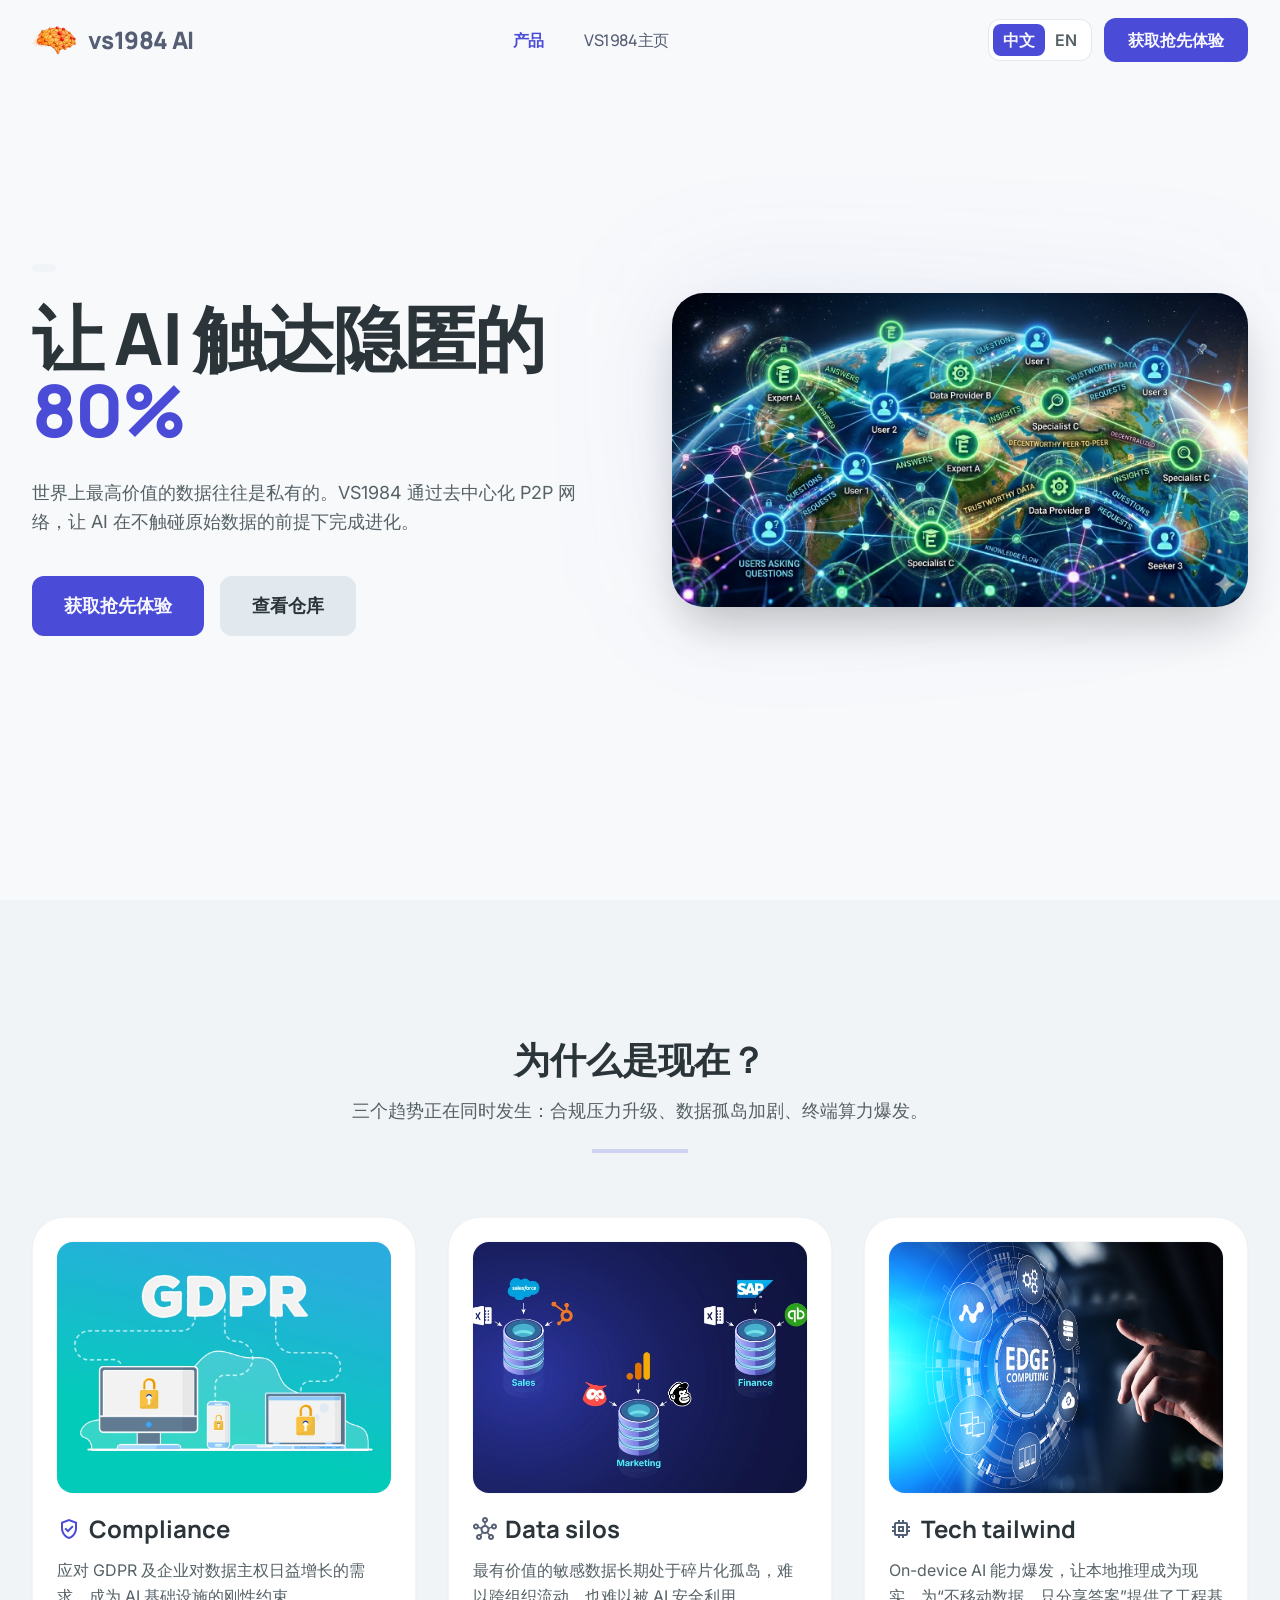
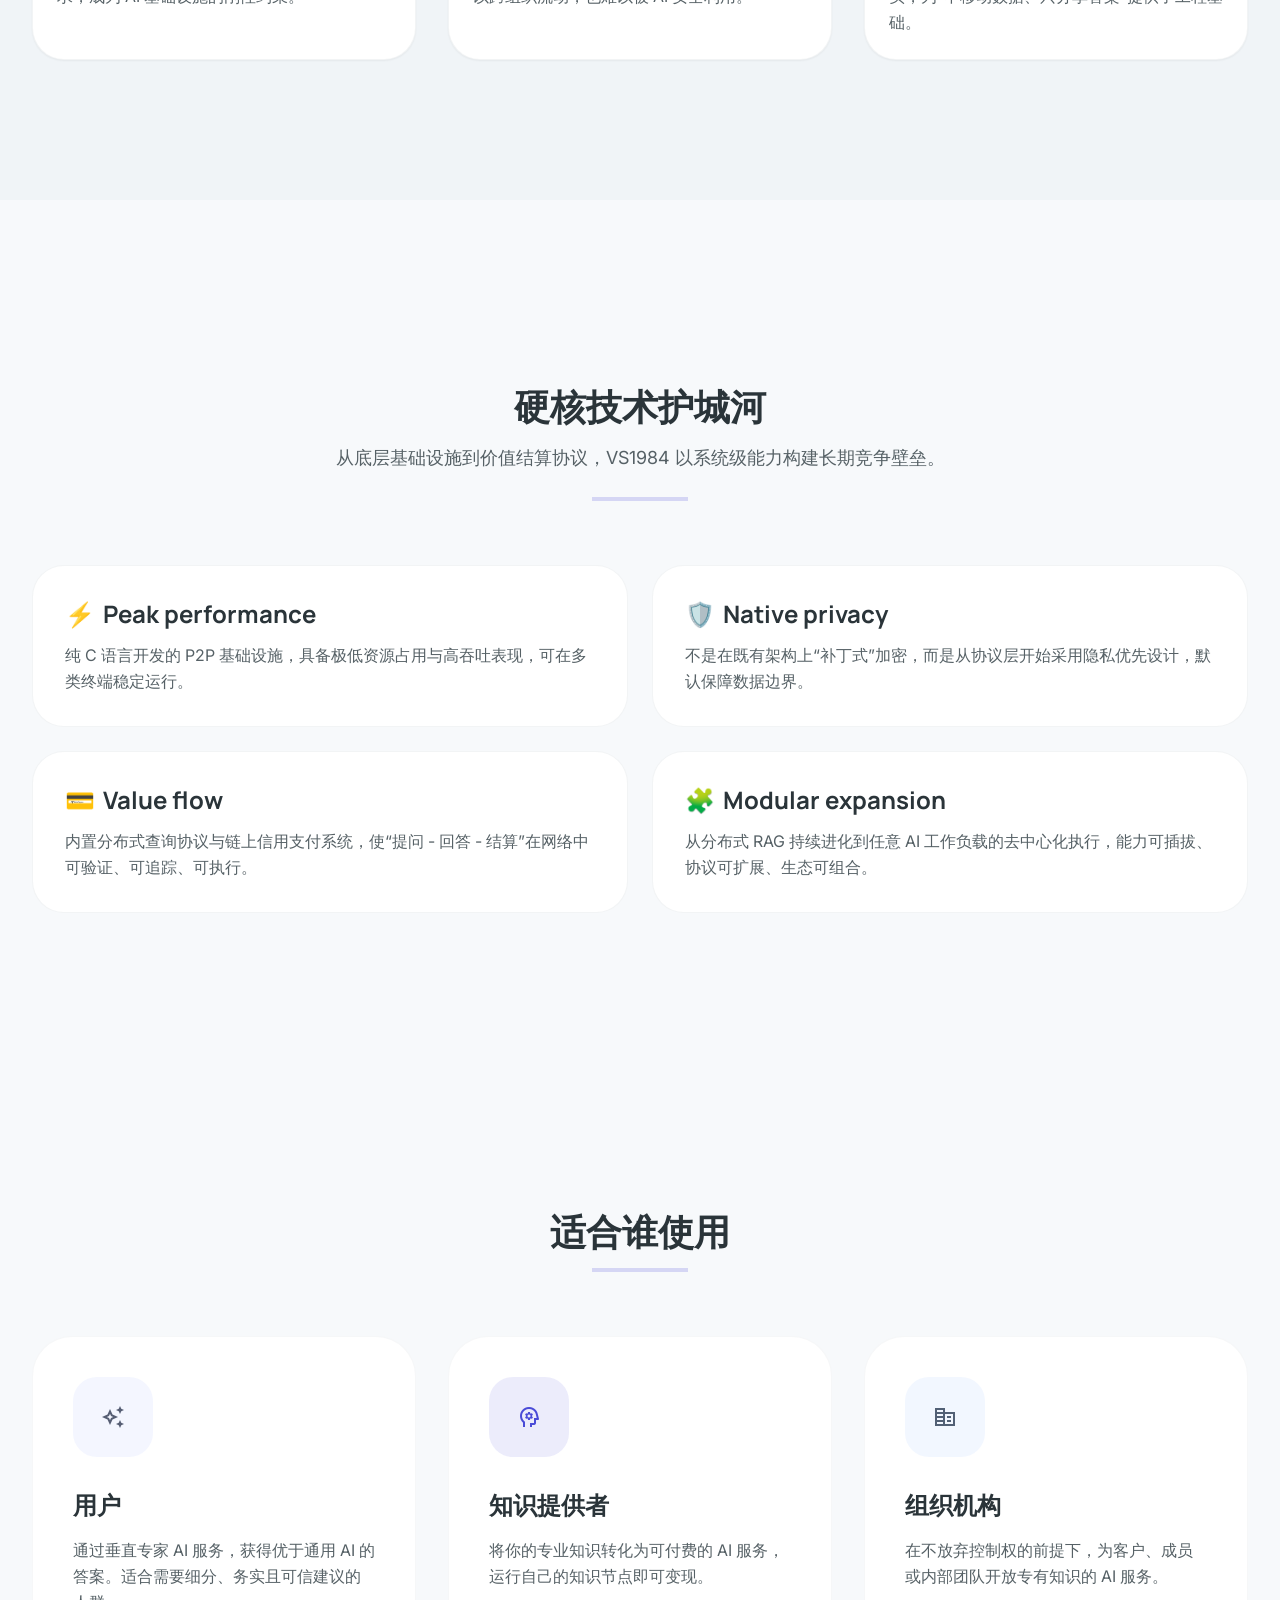
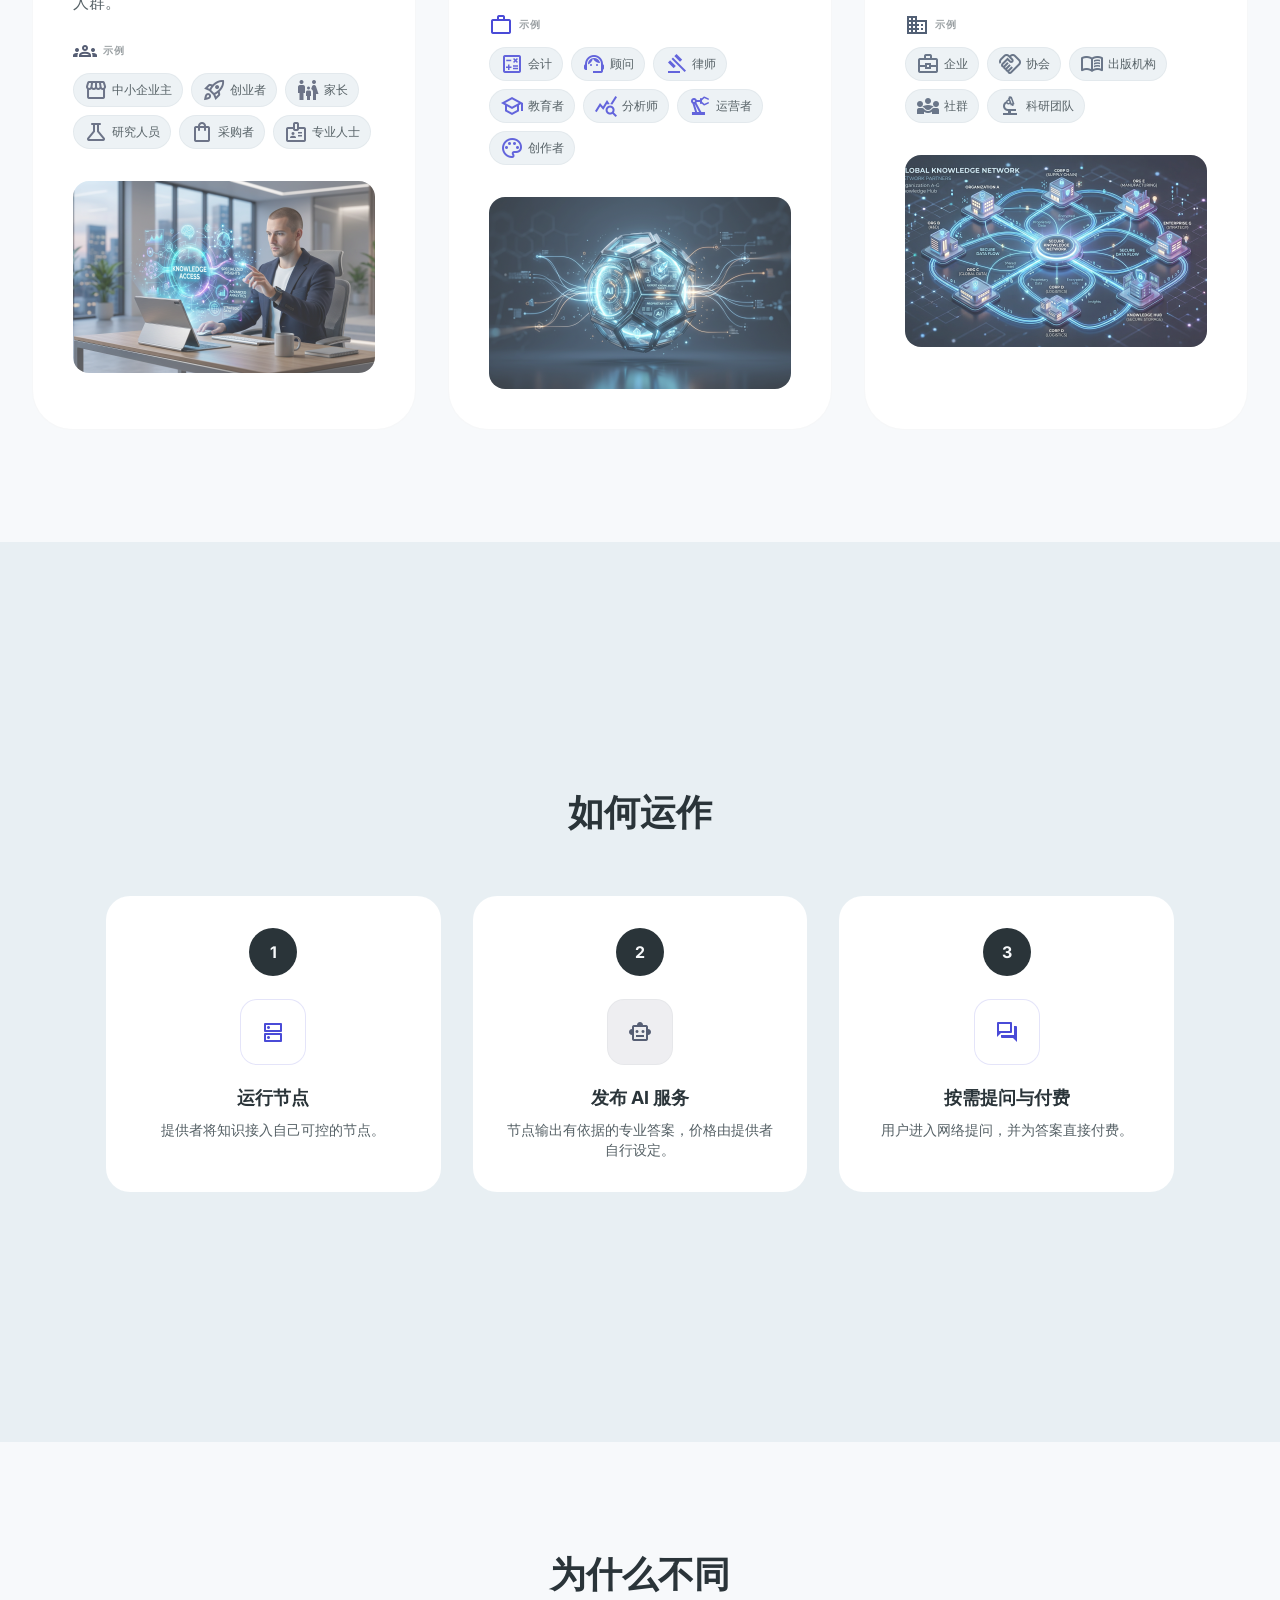
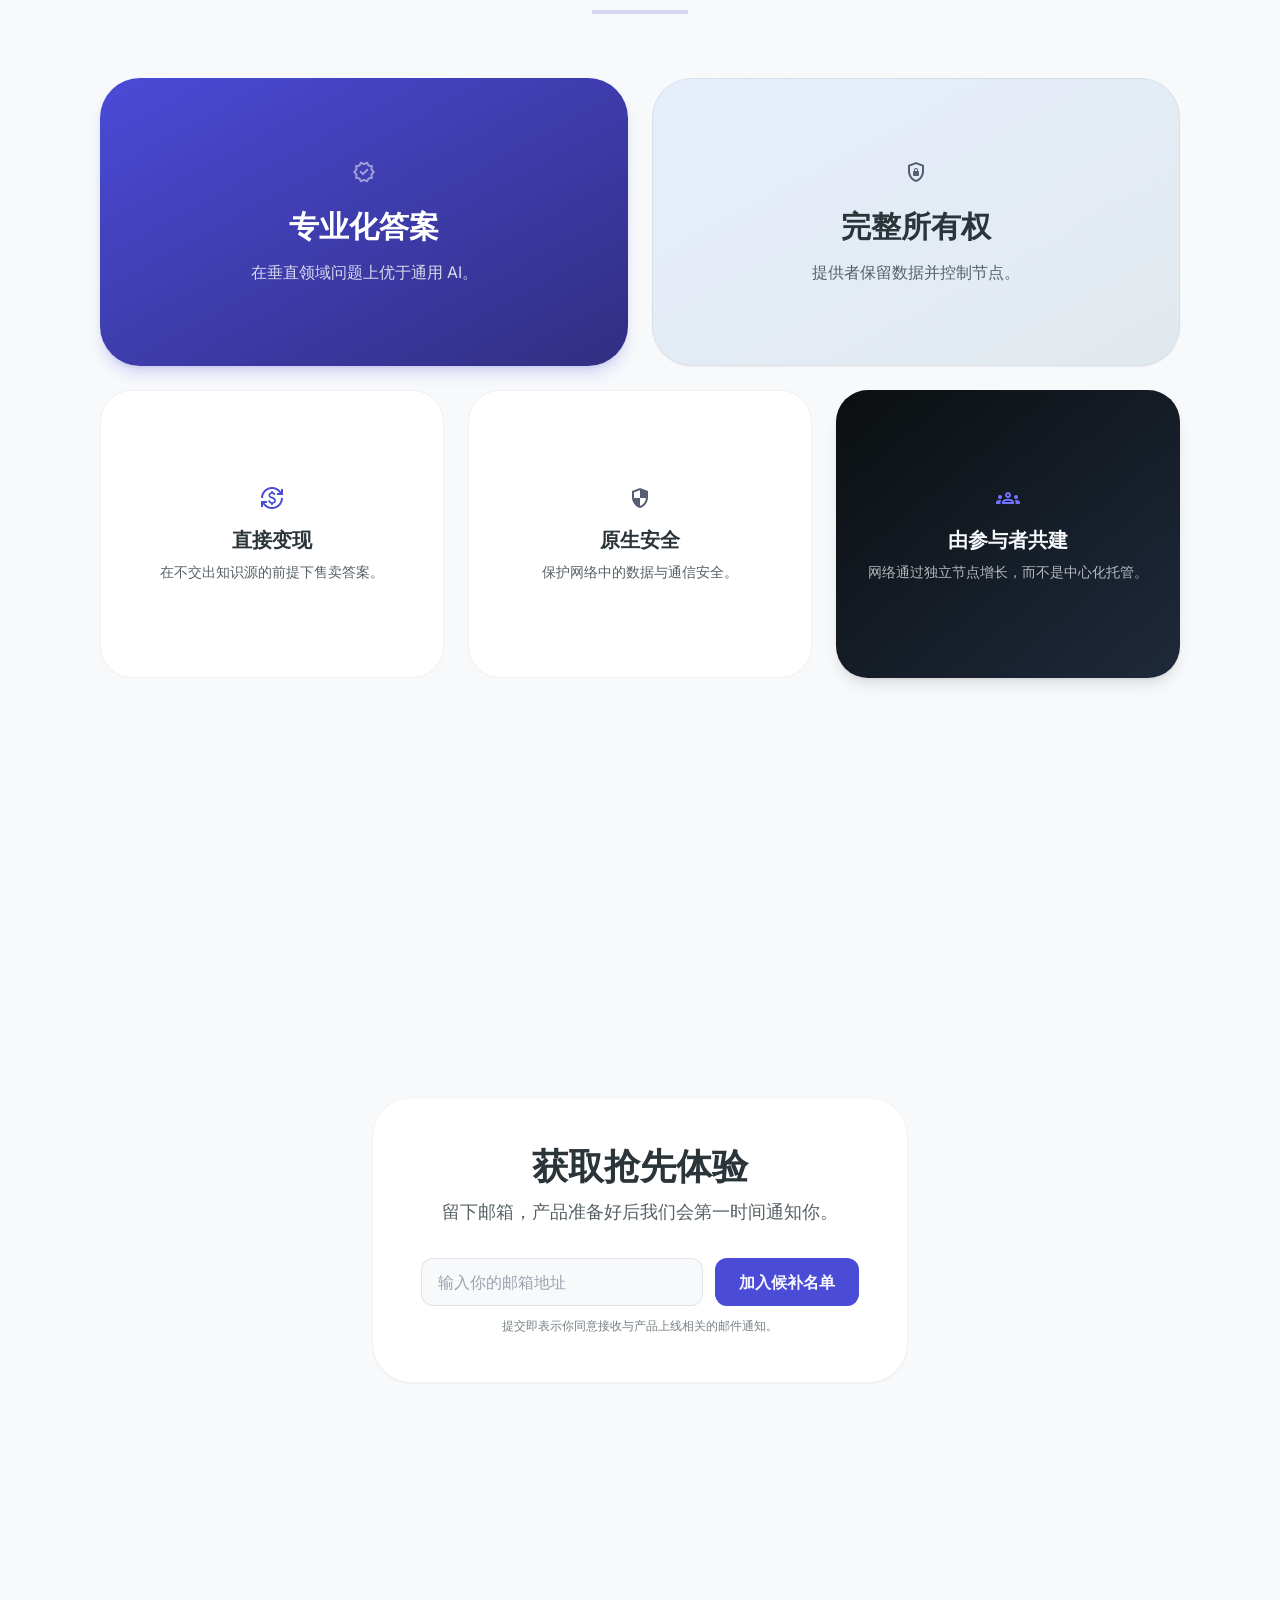
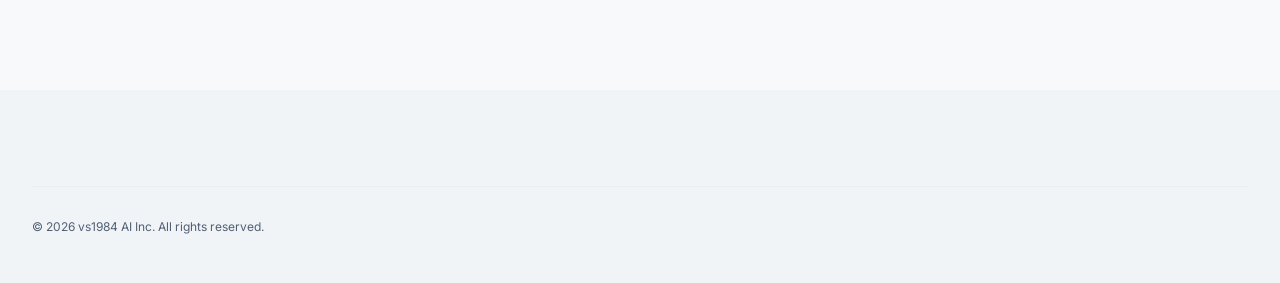
<file: zh/index.html>
<!DOCTYPE html><html lang="en" class="scroll-smooth"><head><meta charSet="utf-8"/><meta name="viewport" content="width=device-width, initial-scale=1"/><link rel="preload" href="/ai-vs1984.png" as="image"/><link rel="preload" href="/p2p-ai-image.png" as="image"/><link rel="preload" href="/why-now-compliance.webp" as="image"/><link rel="preload" href="/why-now-silo.webp" as="image"/><link rel="preload" href="/why-now-edge.webp" as="image"/><link rel="preload" href="/users-illustration.png" as="image"/><link rel="preload" href="/providers-illustration.png" as="image"/><link rel="preload" href="/organizations-illustration.png" as="image"/><link rel="stylesheet" href="/_next/static/chunks/05cely29i7mur.css" data-precedence="next"/><link rel="preload" as="script" fetchPriority="low" href="/_next/static/chunks/15xrurgzs99gv.js"/><script src="/_next/static/chunks/0dgq26a5_oy.a.js" async=""></script><script src="/_next/static/chunks/0p4hb62n9babv.js" async=""></script><script src="/_next/static/chunks/16-iqxfcex_4_.js" async=""></script><script src="/_next/static/chunks/turbopack-0nszisfst64ni.js" async=""></script><script src="/_next/static/chunks/01xlw8hd842-c.js" async=""></script><script src="/_next/static/chunks/0_t29vi~hh.tn.js" async=""></script><script src="/_next/static/chunks/0hk.pawkj2mno.js" async=""></script><link rel="preload" href="https://fonts.googleapis.com/css2?family=Manrope:wght@400;500;600;700;800&amp;family=Inter:wght@400;500;600;700&amp;display=swap" as="style"/><link rel="preload" href="https://fonts.googleapis.com/css2?family=Material+Symbols+Outlined:wght,FILL@100..700,0..1&amp;display=swap" as="style"/><title>VS1984 AI</title><meta name="description" content="An open AI network where anyone can access trusted expert intelligence."/><link rel="shortcut icon" href="/ai-vs1984.png"/><link rel="icon" href="/ai-vs1984.png"/><link rel="stylesheet" href="https://fonts.googleapis.com/css2?family=Manrope:wght@400;500;600;700;800&amp;family=Inter:wght@400;500;600;700&amp;display=swap"/><link rel="stylesheet" href="https://fonts.googleapis.com/css2?family=Material+Symbols+Outlined:wght,FILL@100..700,0..1&amp;display=swap"/><script src="/_next/static/chunks/03~yq9q893hmn.js" noModule=""></script></head><body class="bg-surface font-body text-on-surface selection:bg-tertiary/20"><div hidden=""><!--$--><!--/$--></div><nav class="fixed top-0 z-50 w-full bg-[#f7f9fb]/80 backdrop-blur-xl dark:bg-[#0b0f10]/80"><div class="mx-auto flex max-w-7xl items-center justify-between px-4 py-3 sm:px-6 sm:py-4 md:px-8"><div class="flex items-center gap-2"><img src="/ai-vs1984.png" alt="VS1984 Logo" class="h-12 w-12 object-contain"/><span class="whitespace-nowrap font-headline text-xl font-extrabold tracking-tight text-[#565e74] sm:text-2xl dark:text-[#f7f9fb]">vs1984 AI</span></div><div class="hidden items-center gap-10 font-[&#x27;Manrope&#x27;] text-base font-medium tracking-tight md:flex"><a class="font-semibold text-[#4a4bd7] transition-colors duration-200" href="#">产品</a><a class="text-[#565e74] transition-colors duration-200 hover:text-[#4a4bd7] dark:text-[#a9b4b9]" href="https://vs1984.com/zh" target="_blank" rel="noreferrer">VS1984主页</a></div><div class="flex items-center gap-1.5 sm:gap-3"><div class="flex items-center rounded-xl border border-outline-variant/30 bg-surface-container-lowest p-0.5 sm:p-1"><a class="whitespace-nowrap rounded-lg bg-tertiary px-2 py-1 text-base font-semibold text-on-primary sm:px-2.5" href="/zh/">中文</a><a class="whitespace-nowrap rounded-lg px-2 py-1 text-base font-semibold text-on-surface-variant transition-colors hover:text-tertiary sm:px-2.5" href="/">EN</a></div><a class="hidden whitespace-nowrap rounded-xl bg-tertiary px-3 py-1.5 text-base font-semibold text-on-primary transition-all hover:bg-tertiary-dim active:scale-95 sm:inline-flex sm:px-6 sm:py-2.5" href="#waitlist">获取抢先体验</a></div></div></nav><section class="relative overflow-hidden px-4 pb-16 pt-36 sm:px-6 sm:pt-40 lg:flex lg:min-h-[100svh] lg:items-center lg:px-8 lg:py-24"><div class="mx-auto flex max-w-7xl flex-col items-center gap-16 lg:flex-row"><div class="z-10 flex-1 text-left"><div class="mb-6 inline-flex items-center gap-2 rounded-full bg-surface-container-low px-3 py-1"></div><h1 class="mb-8 font-headline text-5xl font-extrabold leading-[1.1] tracking-tight text-on-surface lg:text-7xl">让 AI 触达隐匿的<span class="text-tertiary"> 80%</span></h1><p class="mb-10 max-w-xl text-lg leading-relaxed text-on-surface-variant">世界上最高价值的数据往往是私有的。VS1984 通过去中心化 P2P 网络，让 AI 在不触碰原始数据的前提下完成进化。</p><div class="flex flex-col gap-4 sm:flex-row"><a class="rounded-xl bg-tertiary px-8 py-4 text-center text-lg font-bold text-on-primary transition-colors hover:bg-tertiary-dim" href="#waitlist">获取抢先体验</a><a class="rounded-xl bg-surface-container-high px-8 py-4 text-center text-lg font-bold text-on-surface transition-colors hover:bg-surface-container-highest" href="https://github.com/YangV77" target="_blank" rel="noreferrer">查看仓库</a></div></div><div class="relative mx-auto aspect-[11/6] w-full max-w-2xl flex-1 lg:mx-0"><div class="absolute inset-0 rounded-[2rem] bg-gradient-to-br from-tertiary/10 to-transparent blur-3xl"></div><img alt="P2P AI 平台" class="relative z-10 h-full w-full rounded-[2rem] object-contain shadow-2xl" src="/p2p-ai-image.png"/></div></div></section><section class="bg-surface-container-low px-4 py-16 sm:px-6 lg:flex lg:min-h-[100svh] lg:items-center lg:px-8 lg:py-28"><div class="mx-auto max-w-7xl"><div class="mb-16 text-center"><h2 class="mb-4 font-headline text-4xl font-bold">为什么是现在？</h2><p class="mx-auto max-w-3xl text-lg leading-relaxed text-on-surface-variant">三个趋势正在同时发生：合规压力升级、数据孤岛加剧、终端算力爆发。</p><div class="mx-auto mt-6 h-1 w-24 bg-tertiary opacity-20"></div></div><div class="grid gap-8 md:grid-cols-3"><article class="rounded-[2rem] border border-outline-variant/15 bg-surface-container-lowest p-6 shadow-sm"><div class="mb-5 overflow-hidden rounded-2xl ring-1 ring-outline-variant/10"><img alt="欧盟 GDPR 标识与数据隐私图示" class="aspect-[4/3] w-full object-cover" src="/why-now-compliance.webp"/></div><h3 class="mb-3 flex items-center gap-2 font-headline text-2xl font-bold"><span class="material-symbols-outlined text-tertiary">verified_user</span>Compliance</h3><p class="leading-relaxed text-on-surface-variant">应对 GDPR 及企业对数据主权日益增长的需求，成为 AI 基础设施的刚性约束。</p></article><article class="rounded-[2rem] border border-outline-variant/15 bg-surface-container-lowest p-6 shadow-sm"><div class="mb-5 overflow-hidden rounded-2xl ring-1 ring-outline-variant/10"><img alt="数据中心服务器，象征分散的数据孤岛" class="aspect-[4/3] w-full object-cover" src="/why-now-silo.webp"/></div><h3 class="mb-3 flex items-center gap-2 font-headline text-2xl font-bold"><span class="material-symbols-outlined text-primary">hub</span>Data silos</h3><p class="leading-relaxed text-on-surface-variant">最有价值的敏感数据长期处于碎片化孤岛，难以跨组织流动，也难以被 AI 安全利用。</p></article><article class="rounded-[2rem] border border-outline-variant/15 bg-surface-container-lowest p-6 shadow-sm"><div class="mb-5 overflow-hidden rounded-2xl ring-1 ring-outline-variant/10"><img alt="边缘计算示意图，代表终端侧 AI 推理能力" class="aspect-[4/3] w-full object-cover" src="/why-now-edge.webp"/></div><h3 class="mb-3 flex items-center gap-2 font-headline text-2xl font-bold"><span class="material-symbols-outlined text-secondary">memory</span>Tech tailwind</h3><p class="leading-relaxed text-on-surface-variant">On-device AI 能力爆发，让本地推理成为现实，为“不移动数据、只分享答案”提供了工程基础。</p></article></div></div></section><section class="px-4 py-16 sm:px-6 lg:flex lg:min-h-[100svh] lg:items-center lg:px-8 lg:py-28"><div class="mx-auto max-w-7xl"><div class="mb-16 text-center"><h2 class="mb-4 font-headline text-4xl font-bold">硬核技术护城河</h2><p class="mx-auto max-w-3xl text-lg leading-relaxed text-on-surface-variant">从底层基础设施到价值结算协议，VS1984 以系统级能力构建长期竞争壁垒。</p><div class="mx-auto mt-6 h-1 w-24 bg-tertiary opacity-20"></div></div><div class="grid gap-6 md:grid-cols-2"><article class="rounded-[2rem] border border-outline-variant/15 bg-surface-container-lowest p-6 transition-all duration-300 hover:-translate-y-1 hover:shadow-lg sm:p-8"><h3 class="mb-3 flex items-center gap-2 font-headline text-2xl font-bold"><span aria-hidden="true">⚡️</span>Peak performance</h3><p class="leading-relaxed text-on-surface-variant">纯 C 语言开发的 P2P 基础设施，具备极低资源占用与高吞吐表现，可在多类终端稳定运行。</p></article><article class="rounded-[2rem] border border-outline-variant/15 bg-surface-container-lowest p-6 transition-all duration-300 hover:-translate-y-1 hover:shadow-lg sm:p-8"><h3 class="mb-3 flex items-center gap-2 font-headline text-2xl font-bold"><span aria-hidden="true">🛡️</span>Native privacy</h3><p class="leading-relaxed text-on-surface-variant">不是在既有架构上“补丁式”加密，而是从协议层开始采用隐私优先设计，默认保障数据边界。</p></article><article class="rounded-[2rem] border border-outline-variant/15 bg-surface-container-lowest p-6 transition-all duration-300 hover:-translate-y-1 hover:shadow-lg sm:p-8"><h3 class="mb-3 flex items-center gap-2 font-headline text-2xl font-bold"><span aria-hidden="true">💳</span>Value flow</h3><p class="leading-relaxed text-on-surface-variant">内置分布式查询协议与链上信用支付系统，使“提问 - 回答 - 结算”在网络中可验证、可追踪、可执行。</p></article><article class="rounded-[2rem] border border-outline-variant/15 bg-surface-container-lowest p-6 transition-all duration-300 hover:-translate-y-1 hover:shadow-lg sm:p-8"><h3 class="mb-3 flex items-center gap-2 font-headline text-2xl font-bold"><span aria-hidden="true">🧩</span>Modular expansion</h3><p class="leading-relaxed text-on-surface-variant">从分布式 RAG 持续进化到任意 AI 工作负载的去中心化执行，能力可插拔、协议可扩展、生态可组合。</p></article></div></div></section><section class="px-4 py-16 sm:px-6 lg:flex lg:min-h-[100svh] lg:items-center lg:px-8 lg:py-28"><div class="mx-auto max-w-7xl"><div class="mb-16 text-center"><h2 class="mb-4 font-headline text-4xl font-bold">适合谁使用</h2><div class="mx-auto h-1 w-24 bg-tertiary opacity-20"></div></div><div class="grid gap-8 md:grid-cols-3"><div class="group rounded-[2.5rem] border border-outline-variant/10 bg-surface-container-lowest p-6 transition-all duration-500 hover:-translate-y-2 hover:bg-surface sm:p-10"><div class="mb-8 flex h-16 w-16 items-center justify-center rounded-3xl bg-primary-container/30 transition-transform group-hover:scale-110 sm:h-20 sm:w-20"><span class="material-symbols-outlined text-4xl text-primary">auto_awesome</span></div><h3 class="mb-4 font-headline text-2xl font-bold">用户</h3><p class="mb-4 leading-relaxed text-on-surface-variant">通过垂直专家 AI 服务，获得优于通用 AI 的答案。适合需要细分、务实且可信建议的人群。</p><div class="mt-6"><p class="mb-2.5 flex items-center gap-1.5 text-[0.65rem] font-bold uppercase tracking-[0.12em] text-on-surface-variant/60" id="examples-users-en"><span class="material-symbols-outlined text-[1rem] text-primary" aria-hidden="true">groups</span>示例</p><ul class="m-0 flex list-none flex-wrap gap-2 p-0" aria-labelledby="examples-users-en"><li class="inline-flex items-center gap-1 rounded-full border border-outline-variant/15 bg-surface-container-high/60 px-2.5 py-1 text-xs font-medium text-on-surface-variant"><span class="material-symbols-outlined shrink-0 text-[0.95rem] text-primary/85">storefront</span>中小企业主</li><li class="inline-flex items-center gap-1 rounded-full border border-outline-variant/15 bg-surface-container-high/60 px-2.5 py-1 text-xs font-medium text-on-surface-variant"><span class="material-symbols-outlined shrink-0 text-[0.95rem] text-primary/85">rocket_launch</span>创业者</li><li class="inline-flex items-center gap-1 rounded-full border border-outline-variant/15 bg-surface-container-high/60 px-2.5 py-1 text-xs font-medium text-on-surface-variant"><span class="material-symbols-outlined shrink-0 text-[0.95rem] text-primary/85">family_restroom</span>家长</li><li class="inline-flex items-center gap-1 rounded-full border border-outline-variant/15 bg-surface-container-high/60 px-2.5 py-1 text-xs font-medium text-on-surface-variant"><span class="material-symbols-outlined shrink-0 text-[0.95rem] text-primary/85">science</span>研究人员</li><li class="inline-flex items-center gap-1 rounded-full border border-outline-variant/15 bg-surface-container-high/60 px-2.5 py-1 text-xs font-medium text-on-surface-variant"><span class="material-symbols-outlined shrink-0 text-[0.95rem] text-primary/85">shopping_bag</span>采购者</li><li class="inline-flex items-center gap-1 rounded-full border border-outline-variant/15 bg-surface-container-high/60 px-2.5 py-1 text-xs font-medium text-on-surface-variant"><span class="material-symbols-outlined shrink-0 text-[0.95rem] text-primary/85">badge</span>专业人士</li></ul></div><img alt="用户插图" class="mt-8 h-48 w-full rounded-2xl object-cover opacity-80" src="/users-illustration.png"/></div><div class="group rounded-[2.5rem] border border-outline-variant/10 bg-surface-container-lowest p-6 transition-all duration-500 hover:-translate-y-2 hover:bg-surface sm:p-10"><div class="mb-8 flex h-16 w-16 items-center justify-center rounded-3xl bg-tertiary/10 transition-transform group-hover:scale-110 sm:h-20 sm:w-20"><span class="material-symbols-outlined text-4xl text-tertiary">psychology</span></div><h3 class="mb-4 font-headline text-2xl font-bold">知识提供者</h3><p class="mb-4 leading-relaxed text-on-surface-variant">将你的专业知识转化为可付费的 AI 服务，运行自己的知识节点即可变现。</p><div class="mt-6"><p class="mb-2.5 flex items-center gap-1.5 text-[0.65rem] font-bold uppercase tracking-[0.12em] text-on-surface-variant/60" id="examples-providers-en"><span class="material-symbols-outlined text-[1rem] text-tertiary" aria-hidden="true">work</span>示例</p><ul class="m-0 flex list-none flex-wrap gap-2 p-0" aria-labelledby="examples-providers-en"><li class="inline-flex items-center gap-1 rounded-full border border-outline-variant/15 bg-surface-container-high/60 px-2.5 py-1 text-xs font-medium text-on-surface-variant"><span class="material-symbols-outlined shrink-0 text-[0.95rem] text-tertiary/85">calculate</span>会计</li><li class="inline-flex items-center gap-1 rounded-full border border-outline-variant/15 bg-surface-container-high/60 px-2.5 py-1 text-xs font-medium text-on-surface-variant"><span class="material-symbols-outlined shrink-0 text-[0.95rem] text-tertiary/85">support_agent</span>顾问</li><li class="inline-flex items-center gap-1 rounded-full border border-outline-variant/15 bg-surface-container-high/60 px-2.5 py-1 text-xs font-medium text-on-surface-variant"><span class="material-symbols-outlined shrink-0 text-[0.95rem] text-tertiary/85">gavel</span>律师</li><li class="inline-flex items-center gap-1 rounded-full border border-outline-variant/15 bg-surface-container-high/60 px-2.5 py-1 text-xs font-medium text-on-surface-variant"><span class="material-symbols-outlined shrink-0 text-[0.95rem] text-tertiary/85">school</span>教育者</li><li class="inline-flex items-center gap-1 rounded-full border border-outline-variant/15 bg-surface-container-high/60 px-2.5 py-1 text-xs font-medium text-on-surface-variant"><span class="material-symbols-outlined shrink-0 text-[0.95rem] text-tertiary/85">query_stats</span>分析师</li><li class="inline-flex items-center gap-1 rounded-full border border-outline-variant/15 bg-surface-container-high/60 px-2.5 py-1 text-xs font-medium text-on-surface-variant"><span class="material-symbols-outlined shrink-0 text-[0.95rem] text-tertiary/85">precision_manufacturing</span>运营者</li><li class="inline-flex items-center gap-1 rounded-full border border-outline-variant/15 bg-surface-container-high/60 px-2.5 py-1 text-xs font-medium text-on-surface-variant"><span class="material-symbols-outlined shrink-0 text-[0.95rem] text-tertiary/85">palette</span>创作者</li></ul></div><img alt="知识提供者插图" class="mt-8 h-48 w-full rounded-2xl object-cover opacity-80" src="/providers-illustration.png"/></div><div class="group rounded-[2.5rem] border border-outline-variant/10 bg-surface-container-lowest p-6 transition-all duration-500 hover:-translate-y-2 hover:bg-surface sm:p-10"><div class="mb-8 flex h-16 w-16 items-center justify-center rounded-3xl bg-secondary-container/30 transition-transform group-hover:scale-110 sm:h-20 sm:w-20"><span class="material-symbols-outlined text-4xl text-secondary">corporate_fare</span></div><h3 class="mb-4 font-headline text-2xl font-bold">组织机构</h3><p class="mb-4 leading-relaxed text-on-surface-variant">在不放弃控制权的前提下，为客户、成员或内部团队开放专有知识的 AI 服务。</p><div class="mt-6"><p class="mb-2.5 flex items-center gap-1.5 text-[0.65rem] font-bold uppercase tracking-[0.12em] text-on-surface-variant/60" id="examples-orgs-en"><span class="material-symbols-outlined text-[1rem] text-secondary" aria-hidden="true">domain</span>示例</p><ul class="m-0 flex list-none flex-wrap gap-2 p-0" aria-labelledby="examples-orgs-en"><li class="inline-flex items-center gap-1 rounded-full border border-outline-variant/15 bg-surface-container-high/60 px-2.5 py-1 text-xs font-medium text-on-surface-variant"><span class="material-symbols-outlined shrink-0 text-[0.95rem] text-secondary/85">business_center</span>企业</li><li class="inline-flex items-center gap-1 rounded-full border border-outline-variant/15 bg-surface-container-high/60 px-2.5 py-1 text-xs font-medium text-on-surface-variant"><span class="material-symbols-outlined shrink-0 text-[0.95rem] text-secondary/85">handshake</span>协会</li><li class="inline-flex items-center gap-1 rounded-full border border-outline-variant/15 bg-surface-container-high/60 px-2.5 py-1 text-xs font-medium text-on-surface-variant"><span class="material-symbols-outlined shrink-0 text-[0.95rem] text-secondary/85">menu_book</span>出版机构</li><li class="inline-flex items-center gap-1 rounded-full border border-outline-variant/15 bg-surface-container-high/60 px-2.5 py-1 text-xs font-medium text-on-surface-variant"><span class="material-symbols-outlined shrink-0 text-[0.95rem] text-secondary/85">diversity_3</span>社群</li><li class="inline-flex items-center gap-1 rounded-full border border-outline-variant/15 bg-surface-container-high/60 px-2.5 py-1 text-xs font-medium text-on-surface-variant"><span class="material-symbols-outlined shrink-0 text-[0.95rem] text-secondary/85">biotech</span>科研团队</li></ul></div><img alt="组织机构插图" class="mt-8 h-48 w-full rounded-2xl object-cover opacity-80" src="/organizations-illustration.png"/></div></div></div></section><section class="bg-surface-container px-4 py-16 sm:px-6 lg:flex lg:min-h-[100svh] lg:items-center lg:px-8 lg:py-28"><div class="mx-auto max-w-7xl"><h2 class="mb-16 text-center font-headline text-4xl font-bold">如何运作</h2><div class="relative flex flex-col gap-8 md:flex-row"><div class="relative z-10 flex-1"><div class="flex h-full flex-col items-center rounded-3xl bg-surface-container-lowest p-8 text-center"><div class="mb-6 flex h-12 w-12 items-center justify-center rounded-full bg-on-surface font-bold text-surface">1</div><div class="mb-5 flex h-16 w-16 items-center justify-center rounded-2xl bg-tertiary/12 ring-1 ring-tertiary/15"><span class="material-symbols-outlined text-[2.25rem] text-tertiary">dns</span></div><h4 class="mb-2 text-lg font-bold">运行节点</h4><p class="text-sm text-on-surface-variant">提供者将知识接入自己可控的节点。</p></div></div><div class="relative z-10 flex-1"><div class="flex h-full flex-col items-center rounded-3xl bg-surface-container-lowest p-8 text-center"><div class="mb-6 flex h-12 w-12 items-center justify-center rounded-full bg-on-surface font-bold text-surface">2</div><div class="mb-5 flex h-16 w-16 items-center justify-center rounded-2xl bg-primary/10 ring-1 ring-primary/15"><span class="material-symbols-outlined text-[2.25rem] text-primary">smart_toy</span></div><h4 class="mb-2 text-lg font-bold">发布 AI 服务</h4><p class="text-sm text-on-surface-variant">节点输出有依据的专业答案，价格由提供者自行设定。</p></div></div><div class="relative z-10 flex-1"><div class="flex h-full flex-col items-center rounded-3xl bg-surface-container-lowest p-8 text-center"><div class="mb-6 flex h-12 w-12 items-center justify-center rounded-full bg-on-surface font-bold text-surface">3</div><div class="mb-5 flex h-16 w-16 items-center justify-center rounded-2xl bg-tertiary/12 ring-1 ring-tertiary/15"><span class="material-symbols-outlined text-[2.25rem] text-tertiary">question_answer</span></div><h4 class="mb-2 text-lg font-bold">按需提问与付费</h4><p class="text-sm text-on-surface-variant">用户进入网络提问，并为答案直接付费。</p></div></div></div></div></section><section class="px-4 py-16 sm:px-6 lg:flex lg:min-h-[100svh] lg:items-center lg:px-8 lg:py-28"><div class="mx-auto max-w-7xl"><div class="mb-16 text-center"><h2 class="mb-4 font-headline text-4xl font-bold">为什么不同</h2><div class="mx-auto h-1 w-24 bg-tertiary opacity-20"></div></div><div class="grid h-auto grid-cols-1 gap-6 md:h-[600px] md:grid-cols-6 md:grid-rows-2"><div class="group flex flex-col items-center justify-center rounded-[2.5rem] bg-gradient-to-br from-tertiary to-indigo-900 p-10 text-center text-white shadow-lg shadow-tertiary/20 md:col-span-3"><span class="material-symbols-outlined mb-6 origin-center text-5xl opacity-50 transition-all duration-300 group-hover:scale-110 group-hover:opacity-100">verified</span><h3 class="mb-4 text-3xl font-bold">专业化答案</h3><p class="mx-auto max-w-md opacity-80">在垂直领域问题上优于通用 AI。</p></div><div class="group flex flex-col items-center justify-center rounded-[2.5rem] border border-outline-variant/20 bg-gradient-to-br from-secondary-container/50 to-surface-container-high p-10 text-center shadow-sm md:col-span-3"><span class="material-symbols-outlined mb-6 origin-center text-5xl text-primary transition-transform duration-300 group-hover:scale-110">shield_lock</span><h3 class="mb-4 text-3xl font-bold text-on-surface">完整所有权</h3><p class="mx-auto max-w-md text-on-surface-variant">提供者保留数据并控制节点。</p></div><div class="group flex flex-col justify-center rounded-[2rem] border border-outline-variant/20 bg-surface-container-lowest p-8 text-center transition-all duration-300 hover:border-tertiary/40 hover:shadow-md md:col-span-2"><span class="material-symbols-outlined mb-4 text-4xl text-tertiary transition-transform duration-300 group-hover:scale-110">currency_exchange</span><h4 class="mb-2 text-xl font-bold text-on-surface">直接变现</h4><p class="text-sm text-on-surface-variant">在不交出知识源的前提下售卖答案。</p></div><div class="group flex flex-col justify-center rounded-[2rem] border border-outline-variant/20 bg-surface-container-lowest p-8 text-center transition-all duration-300 hover:border-primary/40 hover:shadow-md md:col-span-2"><span class="material-symbols-outlined mb-4 text-4xl text-primary transition-transform duration-300 group-hover:scale-110">security</span><h4 class="mb-2 text-xl font-bold text-on-surface">原生安全</h4><p class="text-sm text-on-surface-variant">保护网络中的数据与通信安全。</p></div><div class="group flex flex-col justify-center rounded-[2rem] bg-gradient-to-br from-inverse-surface to-slate-800 p-8 text-center text-surface shadow-lg md:col-span-2"><span class="material-symbols-outlined mb-4 text-4xl text-tertiary-fixed transition-transform duration-300 group-hover:scale-110">groups</span><h4 class="mb-2 text-xl font-bold">由参与者共建</h4><p class="text-sm opacity-70">网络通过独立节点增长，而不是中心化托管。</p></div></div></div></section><section class="px-4 py-16 sm:px-6 lg:flex lg:min-h-[100svh] lg:items-center lg:px-8 lg:py-28" id="waitlist"><div class="mx-auto max-w-4xl rounded-[2.5rem] border border-outline-variant/15 bg-surface-container-lowest p-6 shadow-sm sm:p-12"><div class="mb-8 text-center"><h2 class="mb-3 font-headline text-3xl font-bold sm:text-4xl">获取抢先体验</h2><p class="text-base text-on-surface-variant sm:text-lg">留下邮箱，产品准备好后我们会第一时间通知你。</p></div><form class="mx-auto max-w-2xl"><div class="flex flex-col gap-3 sm:flex-row"><input autoComplete="email" class="h-12 w-full rounded-xl border border-outline-variant/30 bg-surface px-4 text-base text-on-surface outline-none transition-colors focus:border-tertiary" placeholder="输入你的邮箱地址" required="" type="email" value=""/><button class="h-12 shrink-0 rounded-xl bg-tertiary px-6 text-base font-bold text-on-primary transition-colors hover:bg-tertiary-dim disabled:cursor-not-allowed disabled:opacity-70" type="submit">加入候补名单</button></div><p class="mt-3 text-center text-xs text-on-surface-variant/80">提交即表示你同意接收与产品上线相关的邮件通知。</p></form></div></section><footer class="w-full bg-[#f0f4f7] px-4 py-12 sm:px-6 lg:px-8 dark:bg-[#0b0f10]"><div class="mx-auto mt-12 max-w-7xl border-t border-outline-variant/10 pt-8"><p class="text-xs text-[#526075] dark:text-[#a9b4b9]">© 2026 vs1984 AI Inc. All rights reserved.</p></div></footer><!--$--><!--/$--><script src="/_next/static/chunks/15xrurgzs99gv.js" id="_R_" async=""></script><script>(self.__next_f=self.__next_f||[]).push([0])</script><script>self.__next_f.push([1,"1:\"$Sreact.fragment\"\n2:I[39756,[\"/_next/static/chunks/01xlw8hd842-c.js\",\"/_next/static/chunks/0_t29vi~hh.tn.js\"],\"default\"]\n3:I[37457,[\"/_next/static/chunks/01xlw8hd842-c.js\",\"/_next/static/chunks/0_t29vi~hh.tn.js\"],\"default\"]\n4:I[22016,[\"/_next/static/chunks/01xlw8hd842-c.js\",\"/_next/static/chunks/0_t29vi~hh.tn.js\",\"/_next/static/chunks/0hk.pawkj2mno.js\"],\"\"]\n11:I[68027,[\"/_next/static/chunks/01xlw8hd842-c.js\",\"/_next/static/chunks/0_t29vi~hh.tn.js\"],\"default\",1]\n:HL[\"/_next/static/chunks/05cely29i7mur.css\",\"style\"]\n:HL[\"https://fonts.googleapis.com/css2?family=Manrope:wght@400;500;600;700;800\u0026family=Inter:wght@400;500;600;700\u0026display=swap\",\"style\"]\n:HL[\"https://fonts.googleapis.com/css2?family=Material+Symbols+Outlined:wght,FILL@100..700,0..1\u0026display=swap\",\"style\"]\n:HL[\"/ai-vs1984.png\",\"image\"]\n"])</script><script>self.__next_f.push([1,"0:{\"P\":null,\"c\":[\"\",\"zh\",\"\"],\"q\":\"\",\"i\":false,\"f\":[[[\"\",{\"children\":[\"zh\",{\"children\":[\"__PAGE__\",{}]}]},\"$undefined\",\"$undefined\",16],[[\"$\",\"$1\",\"c\",{\"children\":[[[\"$\",\"link\",\"0\",{\"rel\":\"stylesheet\",\"href\":\"/_next/static/chunks/05cely29i7mur.css\",\"precedence\":\"next\",\"crossOrigin\":\"$undefined\",\"nonce\":\"$undefined\"}],[\"$\",\"script\",\"script-0\",{\"src\":\"/_next/static/chunks/01xlw8hd842-c.js\",\"async\":true,\"nonce\":\"$undefined\"}],[\"$\",\"script\",\"script-1\",{\"src\":\"/_next/static/chunks/0_t29vi~hh.tn.js\",\"async\":true,\"nonce\":\"$undefined\"}]],[\"$\",\"html\",null,{\"lang\":\"en\",\"className\":\"scroll-smooth\",\"children\":[[\"$\",\"head\",null,{\"children\":[[\"$\",\"link\",null,{\"rel\":\"stylesheet\",\"href\":\"https://fonts.googleapis.com/css2?family=Manrope:wght@400;500;600;700;800\u0026family=Inter:wght@400;500;600;700\u0026display=swap\"}],[\"$\",\"link\",null,{\"rel\":\"stylesheet\",\"href\":\"https://fonts.googleapis.com/css2?family=Material+Symbols+Outlined:wght,FILL@100..700,0..1\u0026display=swap\"}]]}],[\"$\",\"body\",null,{\"className\":\"bg-surface font-body text-on-surface selection:bg-tertiary/20\",\"children\":[\"$\",\"$L2\",null,{\"parallelRouterKey\":\"children\",\"error\":\"$undefined\",\"errorStyles\":\"$undefined\",\"errorScripts\":\"$undefined\",\"template\":[\"$\",\"$L3\",null,{}],\"templateStyles\":\"$undefined\",\"templateScripts\":\"$undefined\",\"notFound\":[[[\"$\",\"title\",null,{\"children\":\"404: This page could not be found.\"}],[\"$\",\"div\",null,{\"style\":{\"fontFamily\":\"system-ui,\\\"Segoe UI\\\",Roboto,Helvetica,Arial,sans-serif,\\\"Apple Color Emoji\\\",\\\"Segoe UI Emoji\\\"\",\"height\":\"100vh\",\"textAlign\":\"center\",\"display\":\"flex\",\"flexDirection\":\"column\",\"alignItems\":\"center\",\"justifyContent\":\"center\"},\"children\":[\"$\",\"div\",null,{\"children\":[[\"$\",\"style\",null,{\"dangerouslySetInnerHTML\":{\"__html\":\"body{color:#000;background:#fff;margin:0}.next-error-h1{border-right:1px solid rgba(0,0,0,.3)}@media (prefers-color-scheme:dark){body{color:#fff;background:#000}.next-error-h1{border-right:1px solid rgba(255,255,255,.3)}}\"}}],[\"$\",\"h1\",null,{\"className\":\"next-error-h1\",\"style\":{\"display\":\"inline-block\",\"margin\":\"0 20px 0 0\",\"padding\":\"0 23px 0 0\",\"fontSize\":24,\"fontWeight\":500,\"verticalAlign\":\"top\",\"lineHeight\":\"49px\"},\"children\":404}],[\"$\",\"div\",null,{\"style\":{\"display\":\"inline-block\"},\"children\":[\"$\",\"h2\",null,{\"style\":{\"fontSize\":14,\"fontWeight\":400,\"lineHeight\":\"49px\",\"margin\":0},\"children\":\"This page could not be found.\"}]}]]}]}]],[]],\"forbidden\":\"$undefined\",\"unauthorized\":\"$undefined\"}]}]]}]]}],{\"children\":[[\"$\",\"$1\",\"c\",{\"children\":[null,[\"$\",\"$L2\",null,{\"parallelRouterKey\":\"children\",\"error\":\"$undefined\",\"errorStyles\":\"$undefined\",\"errorScripts\":\"$undefined\",\"template\":[\"$\",\"$L3\",null,{}],\"templateStyles\":\"$undefined\",\"templateScripts\":\"$undefined\",\"notFound\":\"$undefined\",\"forbidden\":\"$undefined\",\"unauthorized\":\"$undefined\"}]]}],{\"children\":[[\"$\",\"$1\",\"c\",{\"children\":[[[\"$\",\"nav\",null,{\"className\":\"fixed top-0 z-50 w-full bg-[#f7f9fb]/80 backdrop-blur-xl dark:bg-[#0b0f10]/80\",\"children\":[\"$\",\"div\",null,{\"className\":\"mx-auto flex max-w-7xl items-center justify-between px-4 py-3 sm:px-6 sm:py-4 md:px-8\",\"children\":[[\"$\",\"div\",null,{\"className\":\"flex items-center gap-2\",\"children\":[[\"$\",\"img\",null,{\"src\":\"/ai-vs1984.png\",\"alt\":\"VS1984 Logo\",\"className\":\"h-12 w-12 object-contain\"}],[\"$\",\"span\",null,{\"className\":\"whitespace-nowrap font-headline text-xl font-extrabold tracking-tight text-[#565e74] sm:text-2xl dark:text-[#f7f9fb]\",\"children\":\"vs1984 AI\"}]]}],[\"$\",\"div\",null,{\"className\":\"hidden items-center gap-10 font-['Manrope'] text-base font-medium tracking-tight md:flex\",\"children\":[[\"$\",\"a\",null,{\"className\":\"font-semibold text-[#4a4bd7] transition-colors duration-200\",\"href\":\"#\",\"children\":\"产品\"}],[\"$\",\"a\",null,{\"className\":\"text-[#565e74] transition-colors duration-200 hover:text-[#4a4bd7] dark:text-[#a9b4b9]\",\"href\":\"https://vs1984.com/zh\",\"target\":\"_blank\",\"rel\":\"noreferrer\",\"children\":\"VS1984主页\"}]]}],[\"$\",\"div\",null,{\"className\":\"flex items-center gap-1.5 sm:gap-3\",\"children\":[[\"$\",\"div\",null,{\"className\":\"flex items-center rounded-xl border border-outline-variant/30 bg-surface-container-lowest p-0.5 sm:p-1\",\"children\":[[\"$\",\"$L4\",null,{\"className\":\"whitespace-nowrap rounded-lg bg-tertiary px-2 py-1 text-base font-semibold text-on-primary sm:px-2.5\",\"href\":\"/zh\",\"children\":\"中文\"}],[\"$\",\"$L4\",null,{\"className\":\"whitespace-nowrap rounded-lg px-2 py-1 text-base font-semibold text-on-surface-variant transition-colors hover:text-tertiary sm:px-2.5\",\"href\":\"/\",\"children\":\"EN\"}]]}],[\"$\",\"a\",null,{\"className\":\"hidden whitespace-nowrap rounded-xl bg-tertiary px-3 py-1.5 text-base font-semibold text-on-primary transition-all hover:bg-tertiary-dim active:scale-95 sm:inline-flex sm:px-6 sm:py-2.5\",\"href\":\"#waitlist\",\"children\":\"获取抢先体验\"}]]}]]}]}],\"$L5\",\"$L6\",\"$L7\",\"$L8\",\"$L9\",\"$La\",\"$Lb\",\"$Lc\"],[\"$Ld\"],\"$Le\"]}],{},null,false,null]},null,false,\"$@f\"]},null,false,null],\"$L10\",false]],\"m\":\"$undefined\",\"G\":[\"$11\",[\"$L12\"]],\"S\":true,\"h\":null,\"s\":\"$undefined\",\"l\":\"$undefined\",\"p\":\"$undefined\",\"d\":\"$undefined\",\"b\":\"QBznSNq7IVRYKpFUUdkSB\"}\n"])</script><script>self.__next_f.push([1,"19:I[42054,[\"/_next/static/chunks/01xlw8hd842-c.js\",\"/_next/static/chunks/0_t29vi~hh.tn.js\",\"/_next/static/chunks/0hk.pawkj2mno.js\"],\"default\"]\n1a:I[97367,[\"/_next/static/chunks/01xlw8hd842-c.js\",\"/_next/static/chunks/0_t29vi~hh.tn.js\"],\"OutletBoundary\"]\n1b:\"$Sreact.suspense\"\n1e:I[97367,[\"/_next/static/chunks/01xlw8hd842-c.js\",\"/_next/static/chunks/0_t29vi~hh.tn.js\"],\"ViewportBoundary\"]\n20:I[97367,[\"/_next/static/chunks/01xlw8hd842-c.js\",\"/_next/static/chunks/0_t29vi~hh.tn.js\"],\"MetadataBoundary\"]\n:HL[\"/p2p-ai-image.png\",\"image\"]\n:HL[\"/why-now-compliance.webp\",\"image\"]\n:HL[\"/why-now-silo.webp\",\"image\"]\n:HL[\"/why-now-edge.webp\",\"image\"]\n:HL[\"/users-illustration.png\",\"image\"]\n"])</script><script>self.__next_f.push([1,"5:[\"$\",\"section\",null,{\"className\":\"relative overflow-hidden px-4 pb-16 pt-36 sm:px-6 sm:pt-40 lg:flex lg:min-h-[100svh] lg:items-center lg:px-8 lg:py-24\",\"children\":[\"$\",\"div\",null,{\"className\":\"mx-auto flex max-w-7xl flex-col items-center gap-16 lg:flex-row\",\"children\":[[\"$\",\"div\",null,{\"className\":\"z-10 flex-1 text-left\",\"children\":[[\"$\",\"div\",null,{\"className\":\"mb-6 inline-flex items-center gap-2 rounded-full bg-surface-container-low px-3 py-1\"}],[\"$\",\"h1\",null,{\"className\":\"mb-8 font-headline text-5xl font-extrabold leading-[1.1] tracking-tight text-on-surface lg:text-7xl\",\"children\":[\"让 AI 触达隐匿的\",[\"$\",\"span\",null,{\"className\":\"text-tertiary\",\"children\":\" 80%\"}]]}],[\"$\",\"p\",null,{\"className\":\"mb-10 max-w-xl text-lg leading-relaxed text-on-surface-variant\",\"children\":\"世界上最高价值的数据往往是私有的。VS1984 通过去中心化 P2P 网络，让 AI 在不触碰原始数据的前提下完成进化。\"}],[\"$\",\"div\",null,{\"className\":\"flex flex-col gap-4 sm:flex-row\",\"children\":[[\"$\",\"a\",null,{\"className\":\"rounded-xl bg-tertiary px-8 py-4 text-center text-lg font-bold text-on-primary transition-colors hover:bg-tertiary-dim\",\"href\":\"#waitlist\",\"children\":\"获取抢先体验\"}],[\"$\",\"a\",null,{\"className\":\"rounded-xl bg-surface-container-high px-8 py-4 text-center text-lg font-bold text-on-surface transition-colors hover:bg-surface-container-highest\",\"href\":\"https://github.com/YangV77\",\"target\":\"_blank\",\"rel\":\"noreferrer\",\"children\":\"查看仓库\"}]]}]]}],[\"$\",\"div\",null,{\"className\":\"relative mx-auto aspect-[11/6] w-full max-w-2xl flex-1 lg:mx-0\",\"children\":[[\"$\",\"div\",null,{\"className\":\"absolute inset-0 rounded-[2rem] bg-gradient-to-br from-tertiary/10 to-transparent blur-3xl\"}],[\"$\",\"img\",null,{\"alt\":\"P2P AI 平台\",\"className\":\"relative z-10 h-full w-full rounded-[2rem] object-contain shadow-2xl\",\"src\":\"/p2p-ai-image.png\"}]]}]]}]}]\n"])</script><script>self.__next_f.push([1,"6:[\"$\",\"section\",null,{\"className\":\"bg-surface-container-low px-4 py-16 sm:px-6 lg:flex lg:min-h-[100svh] lg:items-center lg:px-8 lg:py-28\",\"children\":[\"$\",\"div\",null,{\"className\":\"mx-auto max-w-7xl\",\"children\":[[\"$\",\"div\",null,{\"className\":\"mb-16 text-center\",\"children\":[[\"$\",\"h2\",null,{\"className\":\"mb-4 font-headline text-4xl font-bold\",\"children\":\"为什么是现在？\"}],[\"$\",\"p\",null,{\"className\":\"mx-auto max-w-3xl text-lg leading-relaxed text-on-surface-variant\",\"children\":\"三个趋势正在同时发生：合规压力升级、数据孤岛加剧、终端算力爆发。\"}],[\"$\",\"div\",null,{\"className\":\"mx-auto mt-6 h-1 w-24 bg-tertiary opacity-20\"}]]}],[\"$\",\"div\",null,{\"className\":\"grid gap-8 md:grid-cols-3\",\"children\":[[\"$\",\"article\",null,{\"className\":\"rounded-[2rem] border border-outline-variant/15 bg-surface-container-lowest p-6 shadow-sm\",\"children\":[[\"$\",\"div\",null,{\"className\":\"mb-5 overflow-hidden rounded-2xl ring-1 ring-outline-variant/10\",\"children\":[\"$\",\"img\",null,{\"alt\":\"欧盟 GDPR 标识与数据隐私图示\",\"className\":\"aspect-[4/3] w-full object-cover\",\"src\":\"/why-now-compliance.webp\"}]}],[\"$\",\"h3\",null,{\"className\":\"mb-3 flex items-center gap-2 font-headline text-2xl font-bold\",\"children\":[[\"$\",\"span\",null,{\"className\":\"material-symbols-outlined text-tertiary\",\"children\":\"verified_user\"}],\"Compliance\"]}],[\"$\",\"p\",null,{\"className\":\"leading-relaxed text-on-surface-variant\",\"children\":\"应对 GDPR 及企业对数据主权日益增长的需求，成为 AI 基础设施的刚性约束。\"}]]}],[\"$\",\"article\",null,{\"className\":\"rounded-[2rem] border border-outline-variant/15 bg-surface-container-lowest p-6 shadow-sm\",\"children\":[[\"$\",\"div\",null,{\"className\":\"mb-5 overflow-hidden rounded-2xl ring-1 ring-outline-variant/10\",\"children\":[\"$\",\"img\",null,{\"alt\":\"数据中心服务器，象征分散的数据孤岛\",\"className\":\"aspect-[4/3] w-full object-cover\",\"src\":\"/why-now-silo.webp\"}]}],[\"$\",\"h3\",null,{\"className\":\"mb-3 flex items-center gap-2 font-headline text-2xl font-bold\",\"children\":[[\"$\",\"span\",null,{\"className\":\"material-symbols-outlined text-primary\",\"children\":\"hub\"}],\"Data silos\"]}],[\"$\",\"p\",null,{\"className\":\"leading-relaxed text-on-surface-variant\",\"children\":\"最有价值的敏感数据长期处于碎片化孤岛，难以跨组织流动，也难以被 AI 安全利用。\"}]]}],[\"$\",\"article\",null,{\"className\":\"rounded-[2rem] border border-outline-variant/15 bg-surface-container-lowest p-6 shadow-sm\",\"children\":[[\"$\",\"div\",null,{\"className\":\"mb-5 overflow-hidden rounded-2xl ring-1 ring-outline-variant/10\",\"children\":[\"$\",\"img\",null,{\"alt\":\"边缘计算示意图，代表终端侧 AI 推理能力\",\"className\":\"aspect-[4/3] w-full object-cover\",\"src\":\"/why-now-edge.webp\"}]}],[\"$\",\"h3\",null,{\"className\":\"mb-3 flex items-center gap-2 font-headline text-2xl font-bold\",\"children\":[[\"$\",\"span\",null,{\"className\":\"material-symbols-outlined text-secondary\",\"children\":\"memory\"}],\"Tech tailwind\"]}],[\"$\",\"p\",null,{\"className\":\"leading-relaxed text-on-surface-variant\",\"children\":\"On-device AI 能力爆发，让本地推理成为现实，为“不移动数据、只分享答案”提供了工程基础。\"}]]}]]}]]}]}]\n"])</script><script>self.__next_f.push([1,"7:[\"$\",\"section\",null,{\"className\":\"px-4 py-16 sm:px-6 lg:flex lg:min-h-[100svh] lg:items-center lg:px-8 lg:py-28\",\"children\":[\"$\",\"div\",null,{\"className\":\"mx-auto max-w-7xl\",\"children\":[[\"$\",\"div\",null,{\"className\":\"mb-16 text-center\",\"children\":[[\"$\",\"h2\",null,{\"className\":\"mb-4 font-headline text-4xl font-bold\",\"children\":\"硬核技术护城河\"}],[\"$\",\"p\",null,{\"className\":\"mx-auto max-w-3xl text-lg leading-relaxed text-on-surface-variant\",\"children\":\"从底层基础设施到价值结算协议，VS1984 以系统级能力构建长期竞争壁垒。\"}],[\"$\",\"div\",null,{\"className\":\"mx-auto mt-6 h-1 w-24 bg-tertiary opacity-20\"}]]}],[\"$\",\"div\",null,{\"className\":\"grid gap-6 md:grid-cols-2\",\"children\":[[\"$\",\"article\",null,{\"className\":\"rounded-[2rem] border border-outline-variant/15 bg-surface-container-lowest p-6 transition-all duration-300 hover:-translate-y-1 hover:shadow-lg sm:p-8\",\"children\":[[\"$\",\"h3\",null,{\"className\":\"mb-3 flex items-center gap-2 font-headline text-2xl font-bold\",\"children\":[[\"$\",\"span\",null,{\"aria-hidden\":\"true\",\"children\":\"⚡️\"}],\"Peak performance\"]}],[\"$\",\"p\",null,{\"className\":\"leading-relaxed text-on-surface-variant\",\"children\":\"纯 C 语言开发的 P2P 基础设施，具备极低资源占用与高吞吐表现，可在多类终端稳定运行。\"}]]}],[\"$\",\"article\",null,{\"className\":\"rounded-[2rem] border border-outline-variant/15 bg-surface-container-lowest p-6 transition-all duration-300 hover:-translate-y-1 hover:shadow-lg sm:p-8\",\"children\":[[\"$\",\"h3\",null,{\"className\":\"mb-3 flex items-center gap-2 font-headline text-2xl font-bold\",\"children\":[[\"$\",\"span\",null,{\"aria-hidden\":\"true\",\"children\":\"🛡️\"}],\"Native privacy\"]}],[\"$\",\"p\",null,{\"className\":\"leading-relaxed text-on-surface-variant\",\"children\":\"不是在既有架构上“补丁式”加密，而是从协议层开始采用隐私优先设计，默认保障数据边界。\"}]]}],[\"$\",\"article\",null,{\"className\":\"rounded-[2rem] border border-outline-variant/15 bg-surface-container-lowest p-6 transition-all duration-300 hover:-translate-y-1 hover:shadow-lg sm:p-8\",\"children\":[[\"$\",\"h3\",null,{\"className\":\"mb-3 flex items-center gap-2 font-headline text-2xl font-bold\",\"children\":[[\"$\",\"span\",null,{\"aria-hidden\":\"true\",\"children\":\"💳\"}],\"Value flow\"]}],[\"$\",\"p\",null,{\"className\":\"leading-relaxed text-on-surface-variant\",\"children\":\"内置分布式查询协议与链上信用支付系统，使“提问 - 回答 - 结算”在网络中可验证、可追踪、可执行。\"}]]}],[\"$\",\"article\",null,{\"className\":\"rounded-[2rem] border border-outline-variant/15 bg-surface-container-lowest p-6 transition-all duration-300 hover:-translate-y-1 hover:shadow-lg sm:p-8\",\"children\":[[\"$\",\"h3\",null,{\"className\":\"mb-3 flex items-center gap-2 font-headline text-2xl font-bold\",\"children\":[[\"$\",\"span\",null,{\"aria-hidden\":\"true\",\"children\":\"🧩\"}],\"Modular expansion\"]}],[\"$\",\"p\",null,{\"className\":\"leading-relaxed text-on-surface-variant\",\"children\":\"从分布式 RAG 持续进化到任意 AI 工作负载的去中心化执行，能力可插拔、协议可扩展、生态可组合。\"}]]}]]}]]}]}]\n"])</script><script>self.__next_f.push([1,"8:[\"$\",\"section\",null,{\"className\":\"px-4 py-16 sm:px-6 lg:flex lg:min-h-[100svh] lg:items-center lg:px-8 lg:py-28\",\"children\":[\"$\",\"div\",null,{\"className\":\"mx-auto max-w-7xl\",\"children\":[[\"$\",\"div\",null,{\"className\":\"mb-16 text-center\",\"children\":[[\"$\",\"h2\",null,{\"className\":\"mb-4 font-headline text-4xl font-bold\",\"children\":\"适合谁使用\"}],[\"$\",\"div\",null,{\"className\":\"mx-auto h-1 w-24 bg-tertiary opacity-20\"}]]}],[\"$\",\"div\",null,{\"className\":\"grid gap-8 md:grid-cols-3\",\"children\":[[\"$\",\"div\",null,{\"className\":\"group rounded-[2.5rem] border border-outline-variant/10 bg-surface-container-lowest p-6 transition-all duration-500 hover:-translate-y-2 hover:bg-surface sm:p-10\",\"children\":[[\"$\",\"div\",null,{\"className\":\"mb-8 flex h-16 w-16 items-center justify-center rounded-3xl bg-primary-container/30 transition-transform group-hover:scale-110 sm:h-20 sm:w-20\",\"children\":[\"$\",\"span\",null,{\"className\":\"material-symbols-outlined text-4xl text-primary\",\"children\":\"auto_awesome\"}]}],[\"$\",\"h3\",null,{\"className\":\"mb-4 font-headline text-2xl font-bold\",\"children\":\"用户\"}],[\"$\",\"p\",null,{\"className\":\"mb-4 leading-relaxed text-on-surface-variant\",\"children\":\"通过垂直专家 AI 服务，获得优于通用 AI 的答案。适合需要细分、务实且可信建议的人群。\"}],[\"$\",\"div\",null,{\"className\":\"mt-6\",\"children\":[[\"$\",\"p\",null,{\"className\":\"mb-2.5 flex items-center gap-1.5 text-[0.65rem] font-bold uppercase tracking-[0.12em] text-on-surface-variant/60\",\"id\":\"examples-users-en\",\"children\":[[\"$\",\"span\",null,{\"className\":\"material-symbols-outlined text-[1rem] text-primary\",\"aria-hidden\":\"true\",\"children\":\"groups\"}],\"示例\"]}],[\"$\",\"ul\",null,{\"className\":\"m-0 flex list-none flex-wrap gap-2 p-0\",\"aria-labelledby\":\"examples-users-en\",\"children\":[[\"$\",\"li\",null,{\"className\":\"inline-flex items-center gap-1 rounded-full border border-outline-variant/15 bg-surface-container-high/60 px-2.5 py-1 text-xs font-medium text-on-surface-variant\",\"children\":[[\"$\",\"span\",null,{\"className\":\"material-symbols-outlined shrink-0 text-[0.95rem] text-primary/85\",\"children\":\"storefront\"}],\"中小企业主\"]}],[\"$\",\"li\",null,{\"className\":\"inline-flex items-center gap-1 rounded-full border border-outline-variant/15 bg-surface-container-high/60 px-2.5 py-1 text-xs font-medium text-on-surface-variant\",\"children\":[[\"$\",\"span\",null,{\"className\":\"material-symbols-outlined shrink-0 text-[0.95rem] text-primary/85\",\"children\":\"rocket_launch\"}],\"创业者\"]}],[\"$\",\"li\",null,{\"className\":\"inline-flex items-center gap-1 rounded-full border border-outline-variant/15 bg-surface-container-high/60 px-2.5 py-1 text-xs font-medium text-on-surface-variant\",\"children\":[[\"$\",\"span\",null,{\"className\":\"material-symbols-outlined shrink-0 text-[0.95rem] text-primary/85\",\"children\":\"family_restroom\"}],\"家长\"]}],[\"$\",\"li\",null,{\"className\":\"inline-flex items-center gap-1 rounded-full border border-outline-variant/15 bg-surface-container-high/60 px-2.5 py-1 text-xs font-medium text-on-surface-variant\",\"children\":[[\"$\",\"span\",null,{\"className\":\"material-symbols-outlined shrink-0 text-[0.95rem] text-primary/85\",\"children\":\"science\"}],\"研究人员\"]}],[\"$\",\"li\",null,{\"className\":\"inline-flex items-center gap-1 rounded-full border border-outline-variant/15 bg-surface-container-high/60 px-2.5 py-1 text-xs font-medium text-on-surface-variant\",\"children\":[[\"$\",\"span\",null,{\"className\":\"material-symbols-outlined shrink-0 text-[0.95rem] text-primary/85\",\"children\":\"shopping_bag\"}],\"采购者\"]}],[\"$\",\"li\",null,{\"className\":\"inline-flex items-center gap-1 rounded-full border border-outline-variant/15 bg-surface-container-high/60 px-2.5 py-1 text-xs font-medium text-on-surface-variant\",\"children\":[[\"$\",\"span\",null,{\"className\":\"material-symbols-outlined shrink-0 text-[0.95rem] text-primary/85\",\"children\":\"badge\"}],\"专业人士\"]}]]}]]}],[\"$\",\"img\",null,{\"alt\":\"用户插图\",\"className\":\"mt-8 h-48 w-full rounded-2xl object-cover opacity-80\",\"src\":\"/users-illustration.png\"}]]}],[\"$\",\"div\",null,{\"className\":\"group rounded-[2.5rem] border border-outline-variant/10 bg-surface-container-lowest p-6 transition-all duration-500 hover:-translate-y-2 hover:bg-surface sm:p-10\",\"children\":[\"$L13\",\"$L14\",\"$L15\",\"$L16\",\"$L17\"]}],\"$L18\"]}]]}]}]\n"])</script><script>self.__next_f.push([1,"9:[\"$\",\"section\",null,{\"className\":\"bg-surface-container px-4 py-16 sm:px-6 lg:flex lg:min-h-[100svh] lg:items-center lg:px-8 lg:py-28\",\"children\":[\"$\",\"div\",null,{\"className\":\"mx-auto max-w-7xl\",\"children\":[[\"$\",\"h2\",null,{\"className\":\"mb-16 text-center font-headline text-4xl font-bold\",\"children\":\"如何运作\"}],[\"$\",\"div\",null,{\"className\":\"relative flex flex-col gap-8 md:flex-row\",\"children\":[[\"$\",\"div\",null,{\"className\":\"relative z-10 flex-1\",\"children\":[\"$\",\"div\",null,{\"className\":\"flex h-full flex-col items-center rounded-3xl bg-surface-container-lowest p-8 text-center\",\"children\":[[\"$\",\"div\",null,{\"className\":\"mb-6 flex h-12 w-12 items-center justify-center rounded-full bg-on-surface font-bold text-surface\",\"children\":\"1\"}],[\"$\",\"div\",null,{\"className\":\"mb-5 flex h-16 w-16 items-center justify-center rounded-2xl bg-tertiary/12 ring-1 ring-tertiary/15\",\"children\":[\"$\",\"span\",null,{\"className\":\"material-symbols-outlined text-[2.25rem] text-tertiary\",\"children\":\"dns\"}]}],[\"$\",\"h4\",null,{\"className\":\"mb-2 text-lg font-bold\",\"children\":\"运行节点\"}],[\"$\",\"p\",null,{\"className\":\"text-sm text-on-surface-variant\",\"children\":\"提供者将知识接入自己可控的节点。\"}]]}]}],[\"$\",\"div\",null,{\"className\":\"relative z-10 flex-1\",\"children\":[\"$\",\"div\",null,{\"className\":\"flex h-full flex-col items-center rounded-3xl bg-surface-container-lowest p-8 text-center\",\"children\":[[\"$\",\"div\",null,{\"className\":\"mb-6 flex h-12 w-12 items-center justify-center rounded-full bg-on-surface font-bold text-surface\",\"children\":\"2\"}],[\"$\",\"div\",null,{\"className\":\"mb-5 flex h-16 w-16 items-center justify-center rounded-2xl bg-primary/10 ring-1 ring-primary/15\",\"children\":[\"$\",\"span\",null,{\"className\":\"material-symbols-outlined text-[2.25rem] text-primary\",\"children\":\"smart_toy\"}]}],[\"$\",\"h4\",null,{\"className\":\"mb-2 text-lg font-bold\",\"children\":\"发布 AI 服务\"}],[\"$\",\"p\",null,{\"className\":\"text-sm text-on-surface-variant\",\"children\":\"节点输出有依据的专业答案，价格由提供者自行设定。\"}]]}]}],[\"$\",\"div\",null,{\"className\":\"relative z-10 flex-1\",\"children\":[\"$\",\"div\",null,{\"className\":\"flex h-full flex-col items-center rounded-3xl bg-surface-container-lowest p-8 text-center\",\"children\":[[\"$\",\"div\",null,{\"className\":\"mb-6 flex h-12 w-12 items-center justify-center rounded-full bg-on-surface font-bold text-surface\",\"children\":\"3\"}],[\"$\",\"div\",null,{\"className\":\"mb-5 flex h-16 w-16 items-center justify-center rounded-2xl bg-tertiary/12 ring-1 ring-tertiary/15\",\"children\":[\"$\",\"span\",null,{\"className\":\"material-symbols-outlined text-[2.25rem] text-tertiary\",\"children\":\"question_answer\"}]}],[\"$\",\"h4\",null,{\"className\":\"mb-2 text-lg font-bold\",\"children\":\"按需提问与付费\"}],[\"$\",\"p\",null,{\"className\":\"text-sm text-on-surface-variant\",\"children\":\"用户进入网络提问，并为答案直接付费。\"}]]}]}]]}]]}]}]\n"])</script><script>self.__next_f.push([1,"a:[\"$\",\"section\",null,{\"className\":\"px-4 py-16 sm:px-6 lg:flex lg:min-h-[100svh] lg:items-center lg:px-8 lg:py-28\",\"children\":[\"$\",\"div\",null,{\"className\":\"mx-auto max-w-7xl\",\"children\":[[\"$\",\"div\",null,{\"className\":\"mb-16 text-center\",\"children\":[[\"$\",\"h2\",null,{\"className\":\"mb-4 font-headline text-4xl font-bold\",\"children\":\"为什么不同\"}],[\"$\",\"div\",null,{\"className\":\"mx-auto h-1 w-24 bg-tertiary opacity-20\"}]]}],[\"$\",\"div\",null,{\"className\":\"grid h-auto grid-cols-1 gap-6 md:h-[600px] md:grid-cols-6 md:grid-rows-2\",\"children\":[[\"$\",\"div\",null,{\"className\":\"group flex flex-col items-center justify-center rounded-[2.5rem] bg-gradient-to-br from-tertiary to-indigo-900 p-10 text-center text-white shadow-lg shadow-tertiary/20 md:col-span-3\",\"children\":[[\"$\",\"span\",null,{\"className\":\"material-symbols-outlined mb-6 origin-center text-5xl opacity-50 transition-all duration-300 group-hover:scale-110 group-hover:opacity-100\",\"children\":\"verified\"}],[\"$\",\"h3\",null,{\"className\":\"mb-4 text-3xl font-bold\",\"children\":\"专业化答案\"}],[\"$\",\"p\",null,{\"className\":\"mx-auto max-w-md opacity-80\",\"children\":\"在垂直领域问题上优于通用 AI。\"}]]}],[\"$\",\"div\",null,{\"className\":\"group flex flex-col items-center justify-center rounded-[2.5rem] border border-outline-variant/20 bg-gradient-to-br from-secondary-container/50 to-surface-container-high p-10 text-center shadow-sm md:col-span-3\",\"children\":[[\"$\",\"span\",null,{\"className\":\"material-symbols-outlined mb-6 origin-center text-5xl text-primary transition-transform duration-300 group-hover:scale-110\",\"children\":\"shield_lock\"}],[\"$\",\"h3\",null,{\"className\":\"mb-4 text-3xl font-bold text-on-surface\",\"children\":\"完整所有权\"}],[\"$\",\"p\",null,{\"className\":\"mx-auto max-w-md text-on-surface-variant\",\"children\":\"提供者保留数据并控制节点。\"}]]}],[\"$\",\"div\",null,{\"className\":\"group flex flex-col justify-center rounded-[2rem] border border-outline-variant/20 bg-surface-container-lowest p-8 text-center transition-all duration-300 hover:border-tertiary/40 hover:shadow-md md:col-span-2\",\"children\":[[\"$\",\"span\",null,{\"className\":\"material-symbols-outlined mb-4 text-4xl text-tertiary transition-transform duration-300 group-hover:scale-110\",\"children\":\"currency_exchange\"}],[\"$\",\"h4\",null,{\"className\":\"mb-2 text-xl font-bold text-on-surface\",\"children\":\"直接变现\"}],[\"$\",\"p\",null,{\"className\":\"text-sm text-on-surface-variant\",\"children\":\"在不交出知识源的前提下售卖答案。\"}]]}],[\"$\",\"div\",null,{\"className\":\"group flex flex-col justify-center rounded-[2rem] border border-outline-variant/20 bg-surface-container-lowest p-8 text-center transition-all duration-300 hover:border-primary/40 hover:shadow-md md:col-span-2\",\"children\":[[\"$\",\"span\",null,{\"className\":\"material-symbols-outlined mb-4 text-4xl text-primary transition-transform duration-300 group-hover:scale-110\",\"children\":\"security\"}],[\"$\",\"h4\",null,{\"className\":\"mb-2 text-xl font-bold text-on-surface\",\"children\":\"原生安全\"}],[\"$\",\"p\",null,{\"className\":\"text-sm text-on-surface-variant\",\"children\":\"保护网络中的数据与通信安全。\"}]]}],[\"$\",\"div\",null,{\"className\":\"group flex flex-col justify-center rounded-[2rem] bg-gradient-to-br from-inverse-surface to-slate-800 p-8 text-center text-surface shadow-lg md:col-span-2\",\"children\":[[\"$\",\"span\",null,{\"className\":\"material-symbols-outlined mb-4 text-4xl text-tertiary-fixed transition-transform duration-300 group-hover:scale-110\",\"children\":\"groups\"}],[\"$\",\"h4\",null,{\"className\":\"mb-2 text-xl font-bold\",\"children\":\"由参与者共建\"}],[\"$\",\"p\",null,{\"className\":\"text-sm opacity-70\",\"children\":\"网络通过独立节点增长，而不是中心化托管。\"}]]}]]}]]}]}]\n"])</script><script>self.__next_f.push([1,"b:[\"$\",\"$L19\",null,{\"locale\":\"zh\"}]\nc:[\"$\",\"footer\",null,{\"className\":\"w-full bg-[#f0f4f7] px-4 py-12 sm:px-6 lg:px-8 dark:bg-[#0b0f10]\",\"children\":[\"$\",\"div\",null,{\"className\":\"mx-auto mt-12 max-w-7xl border-t border-outline-variant/10 pt-8\",\"children\":[\"$\",\"p\",null,{\"className\":\"text-xs text-[#526075] dark:text-[#a9b4b9]\",\"children\":\"© 2026 vs1984 AI Inc. All rights reserved.\"}]}]}]\nd:[\"$\",\"script\",\"script-0\",{\"src\":\"/_next/static/chunks/0hk.pawkj2mno.js\",\"async\":true,\"nonce\":\"$undefined\"}]\ne:[\"$\",\"$L1a\",null,{\"children\":[\"$\",\"$1b\",null,{\"name\":\"Next.MetadataOutlet\",\"children\":\"$@1c\"}]}]\n1d:[]\nf:\"$W1d\"\n10:[\"$\",\"$1\",\"h\",{\"children\":[null,[\"$\",\"$L1e\",null,{\"children\":\"$L1f\"}],[\"$\",\"div\",null,{\"hidden\":true,\"children\":[\"$\",\"$L20\",null,{\"children\":[\"$\",\"$1b\",null,{\"name\":\"Next.Metadata\",\"children\":\"$L21\"}]}]}],null]}]\n12:[\"$\",\"link\",\"0\",{\"rel\":\"stylesheet\",\"href\":\"/_next/static/chunks/05cely29i7mur.css\",\"precedence\":\"next\",\"crossOrigin\":\"$undefined\",\"nonce\":\"$undefined\"}]\n"])</script><script>self.__next_f.push([1,":HL[\"/providers-illustration.png\",\"image\"]\n:HL[\"/organizations-illustration.png\",\"image\"]\n13:[\"$\",\"div\",null,{\"className\":\"mb-8 flex h-16 w-16 items-center justify-center rounded-3xl bg-tertiary/10 transition-transform group-hover:scale-110 sm:h-20 sm:w-20\",\"children\":[\"$\",\"span\",null,{\"className\":\"material-symbols-outlined text-4xl text-tertiary\",\"children\":\"psychology\"}]}]\n14:[\"$\",\"h3\",null,{\"className\":\"mb-4 font-headline text-2xl font-bold\",\"children\":\"知识提供者\"}]\n15:[\"$\",\"p\",null,{\"className\":\"mb-4 leading-relaxed text-on-surface-variant\",\"children\":\"将你的专业知识转化为可付费的 AI 服务，运行自己的知识节点即可变现。\"}]\n"])</script><script>self.__next_f.push([1,"16:[\"$\",\"div\",null,{\"className\":\"mt-6\",\"children\":[[\"$\",\"p\",null,{\"className\":\"mb-2.5 flex items-center gap-1.5 text-[0.65rem] font-bold uppercase tracking-[0.12em] text-on-surface-variant/60\",\"id\":\"examples-providers-en\",\"children\":[[\"$\",\"span\",null,{\"className\":\"material-symbols-outlined text-[1rem] text-tertiary\",\"aria-hidden\":\"true\",\"children\":\"work\"}],\"示例\"]}],[\"$\",\"ul\",null,{\"className\":\"m-0 flex list-none flex-wrap gap-2 p-0\",\"aria-labelledby\":\"examples-providers-en\",\"children\":[[\"$\",\"li\",null,{\"className\":\"inline-flex items-center gap-1 rounded-full border border-outline-variant/15 bg-surface-container-high/60 px-2.5 py-1 text-xs font-medium text-on-surface-variant\",\"children\":[[\"$\",\"span\",null,{\"className\":\"material-symbols-outlined shrink-0 text-[0.95rem] text-tertiary/85\",\"children\":\"calculate\"}],\"会计\"]}],[\"$\",\"li\",null,{\"className\":\"inline-flex items-center gap-1 rounded-full border border-outline-variant/15 bg-surface-container-high/60 px-2.5 py-1 text-xs font-medium text-on-surface-variant\",\"children\":[[\"$\",\"span\",null,{\"className\":\"material-symbols-outlined shrink-0 text-[0.95rem] text-tertiary/85\",\"children\":\"support_agent\"}],\"顾问\"]}],[\"$\",\"li\",null,{\"className\":\"inline-flex items-center gap-1 rounded-full border border-outline-variant/15 bg-surface-container-high/60 px-2.5 py-1 text-xs font-medium text-on-surface-variant\",\"children\":[[\"$\",\"span\",null,{\"className\":\"material-symbols-outlined shrink-0 text-[0.95rem] text-tertiary/85\",\"children\":\"gavel\"}],\"律师\"]}],[\"$\",\"li\",null,{\"className\":\"inline-flex items-center gap-1 rounded-full border border-outline-variant/15 bg-surface-container-high/60 px-2.5 py-1 text-xs font-medium text-on-surface-variant\",\"children\":[[\"$\",\"span\",null,{\"className\":\"material-symbols-outlined shrink-0 text-[0.95rem] text-tertiary/85\",\"children\":\"school\"}],\"教育者\"]}],[\"$\",\"li\",null,{\"className\":\"inline-flex items-center gap-1 rounded-full border border-outline-variant/15 bg-surface-container-high/60 px-2.5 py-1 text-xs font-medium text-on-surface-variant\",\"children\":[[\"$\",\"span\",null,{\"className\":\"material-symbols-outlined shrink-0 text-[0.95rem] text-tertiary/85\",\"children\":\"query_stats\"}],\"分析师\"]}],[\"$\",\"li\",null,{\"className\":\"inline-flex items-center gap-1 rounded-full border border-outline-variant/15 bg-surface-container-high/60 px-2.5 py-1 text-xs font-medium text-on-surface-variant\",\"children\":[[\"$\",\"span\",null,{\"className\":\"material-symbols-outlined shrink-0 text-[0.95rem] text-tertiary/85\",\"children\":\"precision_manufacturing\"}],\"运营者\"]}],[\"$\",\"li\",null,{\"className\":\"inline-flex items-center gap-1 rounded-full border border-outline-variant/15 bg-surface-container-high/60 px-2.5 py-1 text-xs font-medium text-on-surface-variant\",\"children\":[[\"$\",\"span\",null,{\"className\":\"material-symbols-outlined shrink-0 text-[0.95rem] text-tertiary/85\",\"children\":\"palette\"}],\"创作者\"]}]]}]]}]\n"])</script><script>self.__next_f.push([1,"17:[\"$\",\"img\",null,{\"alt\":\"知识提供者插图\",\"className\":\"mt-8 h-48 w-full rounded-2xl object-cover opacity-80\",\"src\":\"/providers-illustration.png\"}]\n"])</script><script>self.__next_f.push([1,"18:[\"$\",\"div\",null,{\"className\":\"group rounded-[2.5rem] border border-outline-variant/10 bg-surface-container-lowest p-6 transition-all duration-500 hover:-translate-y-2 hover:bg-surface sm:p-10\",\"children\":[[\"$\",\"div\",null,{\"className\":\"mb-8 flex h-16 w-16 items-center justify-center rounded-3xl bg-secondary-container/30 transition-transform group-hover:scale-110 sm:h-20 sm:w-20\",\"children\":[\"$\",\"span\",null,{\"className\":\"material-symbols-outlined text-4xl text-secondary\",\"children\":\"corporate_fare\"}]}],[\"$\",\"h3\",null,{\"className\":\"mb-4 font-headline text-2xl font-bold\",\"children\":\"组织机构\"}],[\"$\",\"p\",null,{\"className\":\"mb-4 leading-relaxed text-on-surface-variant\",\"children\":\"在不放弃控制权的前提下，为客户、成员或内部团队开放专有知识的 AI 服务。\"}],[\"$\",\"div\",null,{\"className\":\"mt-6\",\"children\":[[\"$\",\"p\",null,{\"className\":\"mb-2.5 flex items-center gap-1.5 text-[0.65rem] font-bold uppercase tracking-[0.12em] text-on-surface-variant/60\",\"id\":\"examples-orgs-en\",\"children\":[[\"$\",\"span\",null,{\"className\":\"material-symbols-outlined text-[1rem] text-secondary\",\"aria-hidden\":\"true\",\"children\":\"domain\"}],\"示例\"]}],[\"$\",\"ul\",null,{\"className\":\"m-0 flex list-none flex-wrap gap-2 p-0\",\"aria-labelledby\":\"examples-orgs-en\",\"children\":[[\"$\",\"li\",null,{\"className\":\"inline-flex items-center gap-1 rounded-full border border-outline-variant/15 bg-surface-container-high/60 px-2.5 py-1 text-xs font-medium text-on-surface-variant\",\"children\":[[\"$\",\"span\",null,{\"className\":\"material-symbols-outlined shrink-0 text-[0.95rem] text-secondary/85\",\"children\":\"business_center\"}],\"企业\"]}],[\"$\",\"li\",null,{\"className\":\"inline-flex items-center gap-1 rounded-full border border-outline-variant/15 bg-surface-container-high/60 px-2.5 py-1 text-xs font-medium text-on-surface-variant\",\"children\":[[\"$\",\"span\",null,{\"className\":\"material-symbols-outlined shrink-0 text-[0.95rem] text-secondary/85\",\"children\":\"handshake\"}],\"协会\"]}],[\"$\",\"li\",null,{\"className\":\"inline-flex items-center gap-1 rounded-full border border-outline-variant/15 bg-surface-container-high/60 px-2.5 py-1 text-xs font-medium text-on-surface-variant\",\"children\":[[\"$\",\"span\",null,{\"className\":\"material-symbols-outlined shrink-0 text-[0.95rem] text-secondary/85\",\"children\":\"menu_book\"}],\"出版机构\"]}],[\"$\",\"li\",null,{\"className\":\"inline-flex items-center gap-1 rounded-full border border-outline-variant/15 bg-surface-container-high/60 px-2.5 py-1 text-xs font-medium text-on-surface-variant\",\"children\":[[\"$\",\"span\",null,{\"className\":\"material-symbols-outlined shrink-0 text-[0.95rem] text-secondary/85\",\"children\":\"diversity_3\"}],\"社群\"]}],[\"$\",\"li\",null,{\"className\":\"inline-flex items-center gap-1 rounded-full border border-outline-variant/15 bg-surface-container-high/60 px-2.5 py-1 text-xs font-medium text-on-surface-variant\",\"children\":[[\"$\",\"span\",null,{\"className\":\"material-symbols-outlined shrink-0 text-[0.95rem] text-secondary/85\",\"children\":\"biotech\"}],\"科研团队\"]}]]}]]}],[\"$\",\"img\",null,{\"alt\":\"组织机构插图\",\"className\":\"mt-8 h-48 w-full rounded-2xl object-cover opacity-80\",\"src\":\"/organizations-illustration.png\"}]]}]\n"])</script><script>self.__next_f.push([1,"1f:[[\"$\",\"meta\",\"0\",{\"charSet\":\"utf-8\"}],[\"$\",\"meta\",\"1\",{\"name\":\"viewport\",\"content\":\"width=device-width, initial-scale=1\"}]]\n"])</script><script>self.__next_f.push([1,"22:I[27201,[\"/_next/static/chunks/01xlw8hd842-c.js\",\"/_next/static/chunks/0_t29vi~hh.tn.js\"],\"IconMark\"]\n1c:null\n21:[[\"$\",\"title\",\"0\",{\"children\":\"VS1984 AI\"}],[\"$\",\"meta\",\"1\",{\"name\":\"description\",\"content\":\"An open AI network where anyone can access trusted expert intelligence.\"}],[\"$\",\"link\",\"2\",{\"rel\":\"shortcut icon\",\"href\":\"/ai-vs1984.png\"}],[\"$\",\"link\",\"3\",{\"rel\":\"icon\",\"href\":\"/ai-vs1984.png\"}],[\"$\",\"$L22\",\"4\",{}]]\n"])</script></body></html>
</file>
<file: _next/static/chunks/05cely29i7mur.css>
*,:before,:after,::backdrop{--tw-border-spacing-x:0;--tw-border-spacing-y:0;--tw-translate-x:0;--tw-translate-y:0;--tw-rotate:0;--tw-skew-x:0;--tw-skew-y:0;--tw-scale-x:1;--tw-scale-y:1;--tw-pan-x: ;--tw-pan-y: ;--tw-pinch-zoom: ;--tw-scroll-snap-strictness:proximity;--tw-gradient-from-position: ;--tw-gradient-via-position: ;--tw-gradient-to-position: ;--tw-ordinal: ;--tw-slashed-zero: ;--tw-numeric-figure: ;--tw-numeric-spacing: ;--tw-numeric-fraction: ;--tw-ring-inset: ;--tw-ring-offset-width:0px;--tw-ring-offset-color:#fff;--tw-ring-color:#3b82f680;--tw-ring-offset-shadow:0 0 #0000;--tw-ring-shadow:0 0 #0000;--tw-shadow:0 0 #0000;--tw-shadow-colored:0 0 #0000;--tw-blur: ;--tw-brightness: ;--tw-contrast: ;--tw-grayscale: ;--tw-hue-rotate: ;--tw-invert: ;--tw-saturate: ;--tw-sepia: ;--tw-drop-shadow: ;--tw-backdrop-blur: ;--tw-backdrop-brightness: ;--tw-backdrop-contrast: ;--tw-backdrop-grayscale: ;--tw-backdrop-hue-rotate: ;--tw-backdrop-invert: ;--tw-backdrop-opacity: ;--tw-backdrop-saturate: ;--tw-backdrop-sepia: ;--tw-contain-size: ;--tw-contain-layout: ;--tw-contain-paint: ;--tw-contain-style: }*,:before,:after{box-sizing:border-box;border:0 solid #e5e7eb}:before,:after{--tw-content:""}html,:host{-webkit-text-size-adjust:100%;tab-size:4;font-feature-settings:normal;font-variation-settings:normal;-webkit-tap-highlight-color:transparent;font-family:ui-sans-serif,system-ui,sans-serif,Apple Color Emoji,Segoe UI Emoji,Segoe UI Symbol,Noto Color Emoji;line-height:1.5}body{line-height:inherit;margin:0}hr{height:0;color:inherit;border-top-width:1px}abbr:where([title]){-webkit-text-decoration:underline dotted;text-decoration:underline dotted}h1,h2,h3,h4,h5,h6{font-size:inherit;font-weight:inherit}a{color:inherit;-webkit-text-decoration:inherit;text-decoration:inherit}b,strong{font-weight:bolder}code,kbd,samp,pre{font-feature-settings:normal;font-variation-settings:normal;font-family:ui-monospace,SFMono-Regular,Menlo,Monaco,Consolas,Liberation Mono,Courier New,monospace;font-size:1em}small{font-size:80%}sub,sup{vertical-align:baseline;font-size:75%;line-height:0;position:relative}sub{bottom:-.25em}sup{top:-.5em}table{text-indent:0;border-color:inherit;border-collapse:collapse}button,input,optgroup,select,textarea{font-feature-settings:inherit;font-variation-settings:inherit;font-family:inherit;font-size:100%;font-weight:inherit;line-height:inherit;letter-spacing:inherit;color:inherit;margin:0;padding:0}button,select{text-transform:none}button,input:where([type=button]),input:where([type=reset]),input:where([type=submit]){-webkit-appearance:button;background-color:#0000;background-image:none}:-moz-focusring{outline:auto}:-moz-ui-invalid{box-shadow:none}progress{vertical-align:baseline}::-webkit-inner-spin-button{height:auto}::-webkit-outer-spin-button{height:auto}[type=search]{-webkit-appearance:textfield;outline-offset:-2px}::-webkit-search-decoration{-webkit-appearance:none}::-webkit-file-upload-button{-webkit-appearance:button;font:inherit}summary{display:list-item}blockquote,dl,dd,h1,h2,h3,h4,h5,h6,hr,figure,p,pre{margin:0}fieldset{margin:0;padding:0}legend{padding:0}ol,ul,menu{margin:0;padding:0;list-style:none}dialog{padding:0}textarea{resize:vertical}input::-moz-placeholder{opacity:1;color:#9ca3af}textarea::-moz-placeholder{opacity:1;color:#9ca3af}input::placeholder,textarea::placeholder{opacity:1;color:#9ca3af}button,[role=button]{cursor:pointer}:disabled{cursor:default}img,svg,video,canvas,audio,iframe,embed,object{vertical-align:middle;display:block}img,video{max-width:100%;height:auto}[hidden]:where(:not([hidden=until-found])){display:none}.fixed{position:fixed}.absolute{position:absolute}.relative{position:relative}.inset-0{inset:0}.top-0{top:0}.z-10{z-index:10}.z-50{z-index:50}.m-0{margin:0}.mx-auto{margin-left:auto;margin-right:auto}.mb-10{margin-bottom:2.5rem}.mb-16{margin-bottom:4rem}.mb-2{margin-bottom:.5rem}.mb-2\.5{margin-bottom:.625rem}.mb-3{margin-bottom:.75rem}.mb-4{margin-bottom:1rem}.mb-5{margin-bottom:1.25rem}.mb-6{margin-bottom:1.5rem}.mb-8{margin-bottom:2rem}.mt-12{margin-top:3rem}.mt-3{margin-top:.75rem}.mt-4{margin-top:1rem}.mt-6{margin-top:1.5rem}.mt-8{margin-top:2rem}.flex{display:flex}.inline-flex{display:inline-flex}.grid{display:grid}.hidden{display:none}.aspect-\[11\/6\]{aspect-ratio:11/6}.aspect-\[4\/3\]{aspect-ratio:4/3}.h-1{height:.25rem}.h-12{height:3rem}.h-16{height:4rem}.h-48{height:12rem}.h-auto{height:auto}.h-full{height:100%}.w-12{width:3rem}.w-16{width:4rem}.w-24{width:6rem}.w-full{width:100%}.max-w-2xl{max-width:42rem}.max-w-3xl{max-width:48rem}.max-w-4xl{max-width:56rem}.max-w-7xl{max-width:80rem}.max-w-md{max-width:28rem}.max-w-xl{max-width:36rem}.flex-1{flex:1}.shrink-0{flex-shrink:0}.origin-center{transform-origin:50%}.list-none{list-style-type:none}.grid-cols-1{grid-template-columns:repeat(1,minmax(0,1fr))}.flex-col{flex-direction:column}.flex-wrap{flex-wrap:wrap}.items-center{align-items:center}.justify-center{justify-content:center}.justify-between{justify-content:space-between}.gap-1{gap:.25rem}.gap-1\.5{gap:.375rem}.gap-10{gap:2.5rem}.gap-16{gap:4rem}.gap-2{gap:.5rem}.gap-3{gap:.75rem}.gap-4{gap:1rem}.gap-6{gap:1.5rem}.gap-8{gap:2rem}.overflow-hidden{overflow:hidden}.scroll-smooth{scroll-behavior:smooth}.whitespace-nowrap{white-space:nowrap}.rounded-2xl{border-radius:1rem}.rounded-3xl{border-radius:1.5rem}.rounded-\[2\.5rem\]{border-radius:2.5rem}.rounded-\[2rem\]{border-radius:2rem}.rounded-full{border-radius:9999px}.rounded-lg{border-radius:.5rem}.rounded-xl{border-radius:.75rem}.border{border-width:1px}.border-t{border-top-width:1px}.border-outline-variant\/10{border-color:#a9b4b91a}.border-outline-variant\/15{border-color:#a9b4b926}.border-outline-variant\/20{border-color:#a9b4b933}.border-outline-variant\/30{border-color:#a9b4b94d}.bg-\[\#f0f4f7\]{--tw-bg-opacity:1;background-color:rgb(240 244 247/var(--tw-bg-opacity,1))}.bg-\[\#f7f9fb\]\/80{background-color:#f7f9fbcc}.bg-on-surface{--tw-bg-opacity:1;background-color:rgb(42 52 57/var(--tw-bg-opacity,1))}.bg-primary-container\/30{background-color:#dae2fd4d}.bg-primary\/10{background-color:#565e741a}.bg-secondary-container\/30{background-color:#d5e3fd4d}.bg-surface{--tw-bg-opacity:1;background-color:rgb(247 249 251/var(--tw-bg-opacity,1))}.bg-surface-container{--tw-bg-opacity:1;background-color:rgb(232 239 243/var(--tw-bg-opacity,1))}.bg-surface-container-high{--tw-bg-opacity:1;background-color:rgb(225 233 238/var(--tw-bg-opacity,1))}.bg-surface-container-high\/60{background-color:#e1e9ee99}.bg-surface-container-low{--tw-bg-opacity:1;background-color:rgb(240 244 247/var(--tw-bg-opacity,1))}.bg-surface-container-lowest{--tw-bg-opacity:1;background-color:rgb(255 255 255/var(--tw-bg-opacity,1))}.bg-tertiary{--tw-bg-opacity:1;background-color:rgb(74 75 215/var(--tw-bg-opacity,1))}.bg-tertiary\/10{background-color:#4a4bd71a}.bg-gradient-to-br{background-image:linear-gradient(to bottom right, var(--tw-gradient-stops))}.from-inverse-surface{--tw-gradient-from:#0b0f10 var(--tw-gradient-from-position);--tw-gradient-to:#0b0f1000 var(--tw-gradient-to-position);--tw-gradient-stops:var(--tw-gradient-from), var(--tw-gradient-to)}.from-secondary-container\/50{--tw-gradient-from:#d5e3fd80 var(--tw-gradient-from-position);--tw-gradient-to:#d5e3fd00 var(--tw-gradient-to-position);--tw-gradient-stops:var(--tw-gradient-from), var(--tw-gradient-to)}.from-tertiary{--tw-gradient-from:#4a4bd7 var(--tw-gradient-from-position);--tw-gradient-to:#4a4bd700 var(--tw-gradient-to-position);--tw-gradient-stops:var(--tw-gradient-from), var(--tw-gradient-to)}.from-tertiary\/10{--tw-gradient-from:#4a4bd71a var(--tw-gradient-from-position);--tw-gradient-to:#4a4bd700 var(--tw-gradient-to-position);--tw-gradient-stops:var(--tw-gradient-from), var(--tw-gradient-to)}.to-indigo-900{--tw-gradient-to:#312e81 var(--tw-gradient-to-position)}.to-slate-800{--tw-gradient-to:#1e293b var(--tw-gradient-to-position)}.to-surface-container-high{--tw-gradient-to:#e1e9ee var(--tw-gradient-to-position)}.to-transparent{--tw-gradient-to:transparent var(--tw-gradient-to-position)}.object-contain{-o-object-fit:contain;object-fit:contain}.object-cover{-o-object-fit:cover;object-fit:cover}.p-0{padding:0}.p-0\.5{padding:.125rem}.p-10{padding:2.5rem}.p-6{padding:1.5rem}.p-8{padding:2rem}.px-2{padding-left:.5rem;padding-right:.5rem}.px-2\.5{padding-left:.625rem;padding-right:.625rem}.px-3{padding-left:.75rem;padding-right:.75rem}.px-4{padding-left:1rem;padding-right:1rem}.px-6{padding-left:1.5rem;padding-right:1.5rem}.px-8{padding-left:2rem;padding-right:2rem}.py-1{padding-top:.25rem;padding-bottom:.25rem}.py-1\.5{padding-top:.375rem;padding-bottom:.375rem}.py-12{padding-top:3rem;padding-bottom:3rem}.py-16{padding-top:4rem;padding-bottom:4rem}.py-3{padding-top:.75rem;padding-bottom:.75rem}.py-4{padding-top:1rem;padding-bottom:1rem}.pb-16{padding-bottom:4rem}.pt-36{padding-top:9rem}.pt-8{padding-top:2rem}.text-left{text-align:left}.text-center{text-align:center}.font-\[\'Manrope\'\]{font-family:Manrope}.font-body{font-family:Inter,sans-serif}.font-headline{font-family:Manrope,sans-serif}.text-2xl{font-size:1.5rem;line-height:2rem}.text-3xl{font-size:1.875rem;line-height:2.25rem}.text-4xl{font-size:2.25rem;line-height:2.5rem}.text-5xl{font-size:3rem;line-height:1}.text-\[0\.65rem\]{font-size:.65rem}.text-\[0\.95rem\]{font-size:.95rem}.text-\[1rem\]{font-size:1rem}.text-\[2\.25rem\]{font-size:2.25rem}.text-base{font-size:1rem;line-height:1.5rem}.text-lg{font-size:1.125rem;line-height:1.75rem}.text-sm{font-size:.875rem;line-height:1.25rem}.text-xl{font-size:1.25rem;line-height:1.75rem}.text-xs{font-size:.75rem;line-height:1rem}.font-bold{font-weight:700}.font-extrabold{font-weight:800}.font-medium{font-weight:500}.font-semibold{font-weight:600}.uppercase{text-transform:uppercase}.leading-\[1\.1\]{line-height:1.1}.leading-relaxed{line-height:1.625}.tracking-\[0\.12em\]{letter-spacing:.12em}.tracking-tight{letter-spacing:-.025em}.text-\[\#4a4bd7\]{--tw-text-opacity:1;color:rgb(74 75 215/var(--tw-text-opacity,1))}.text-\[\#526075\]{--tw-text-opacity:1;color:rgb(82 96 117/var(--tw-text-opacity,1))}.text-\[\#565e74\]{--tw-text-opacity:1;color:rgb(86 94 116/var(--tw-text-opacity,1))}.text-green-700{--tw-text-opacity:1;color:rgb(21 128 61/var(--tw-text-opacity,1))}.text-on-primary{--tw-text-opacity:1;color:rgb(247 247 255/var(--tw-text-opacity,1))}.text-on-surface{--tw-text-opacity:1;color:rgb(42 52 57/var(--tw-text-opacity,1))}.text-on-surface-variant{--tw-text-opacity:1;color:rgb(86 97 102/var(--tw-text-opacity,1))}.text-on-surface-variant\/60{color:#56616699}.text-on-surface-variant\/80{color:#566166cc}.text-primary{--tw-text-opacity:1;color:rgb(86 94 116/var(--tw-text-opacity,1))}.text-primary\/85{color:#565e74d9}.text-red-600{--tw-text-opacity:1;color:rgb(220 38 38/var(--tw-text-opacity,1))}.text-secondary{--tw-text-opacity:1;color:rgb(82 96 117/var(--tw-text-opacity,1))}.text-secondary\/85{color:#526075d9}.text-surface{--tw-text-opacity:1;color:rgb(247 249 251/var(--tw-text-opacity,1))}.text-tertiary{--tw-text-opacity:1;color:rgb(74 75 215/var(--tw-text-opacity,1))}.text-tertiary-fixed{--tw-text-opacity:1;color:rgb(112 115 255/var(--tw-text-opacity,1))}.text-tertiary\/85{color:#4a4bd7d9}.text-white{--tw-text-opacity:1;color:rgb(255 255 255/var(--tw-text-opacity,1))}.opacity-20{opacity:.2}.opacity-50{opacity:.5}.opacity-70{opacity:.7}.opacity-80{opacity:.8}.shadow-2xl{--tw-shadow:0 25px 50px -12px #00000040;--tw-shadow-colored:0 25px 50px -12px var(--tw-shadow-color);box-shadow:var(--tw-ring-offset-shadow,0 0 #0000), var(--tw-ring-shadow,0 0 #0000), var(--tw-shadow)}.shadow-lg{--tw-shadow:0 10px 15px -3px #0000001a, 0 4px 6px -4px #0000001a;--tw-shadow-colored:0 10px 15px -3px var(--tw-shadow-color), 0 4px 6px -4px var(--tw-shadow-color);box-shadow:var(--tw-ring-offset-shadow,0 0 #0000), var(--tw-ring-shadow,0 0 #0000), var(--tw-shadow)}.shadow-sm{--tw-shadow:0 1px 2px 0 #0000000d;--tw-shadow-colored:0 1px 2px 0 var(--tw-shadow-color);box-shadow:var(--tw-ring-offset-shadow,0 0 #0000), var(--tw-ring-shadow,0 0 #0000), var(--tw-shadow)}.shadow-tertiary\/20{--tw-shadow-color:#4a4bd733;--tw-shadow:var(--tw-shadow-colored)}.outline-none{outline-offset:2px;outline:2px solid #0000}.ring-1{--tw-ring-offset-shadow:var(--tw-ring-inset) 0 0 0 var(--tw-ring-offset-width) var(--tw-ring-offset-color);--tw-ring-shadow:var(--tw-ring-inset) 0 0 0 calc(1px + var(--tw-ring-offset-width)) var(--tw-ring-color);box-shadow:var(--tw-ring-offset-shadow), var(--tw-ring-shadow), var(--tw-shadow,0 0 #0000)}.ring-outline-variant\/10{--tw-ring-color:#a9b4b91a}.ring-primary\/15{--tw-ring-color:#565e7426}.ring-tertiary\/15{--tw-ring-color:#4a4bd726}.blur-3xl{--tw-blur:blur(64px);filter:var(--tw-blur) var(--tw-brightness) var(--tw-contrast) var(--tw-grayscale) var(--tw-hue-rotate) var(--tw-invert) var(--tw-saturate) var(--tw-sepia) var(--tw-drop-shadow)}.backdrop-blur-xl{--tw-backdrop-blur:blur(24px);-webkit-backdrop-filter:var(--tw-backdrop-blur) var(--tw-backdrop-brightness) var(--tw-backdrop-contrast) var(--tw-backdrop-grayscale) var(--tw-backdrop-hue-rotate) var(--tw-backdrop-invert) var(--tw-backdrop-opacity) var(--tw-backdrop-saturate) var(--tw-backdrop-sepia);backdrop-filter:var(--tw-backdrop-blur) var(--tw-backdrop-brightness) var(--tw-backdrop-contrast) var(--tw-backdrop-grayscale) var(--tw-backdrop-hue-rotate) var(--tw-backdrop-invert) var(--tw-backdrop-opacity) var(--tw-backdrop-saturate) var(--tw-backdrop-sepia)}.transition-all{transition-property:all;transition-duration:.15s;transition-timing-function:cubic-bezier(.4,0,.2,1)}.transition-colors{transition-property:color,background-color,border-color,text-decoration-color,fill,stroke;transition-duration:.15s;transition-timing-function:cubic-bezier(.4,0,.2,1)}.transition-transform{transition-property:transform;transition-duration:.15s;transition-timing-function:cubic-bezier(.4,0,.2,1)}.duration-200{transition-duration:.2s}.duration-300{transition-duration:.3s}.duration-500{transition-duration:.5s}.material-symbols-outlined{font-variation-settings:"FILL" 0, "wght" 400, "GRAD" 0, "opsz" 24}.no-line-rule{border:none!important}.glass-effect{-webkit-backdrop-filter:blur(12px);backdrop-filter:blur(12px);background:#fffc}.tonal-shift-only{box-shadow:none}.energy-line{background:linear-gradient(90deg,#0000,#4a4bd733,#0000);width:100%;height:1px}.selection\:bg-tertiary\/20 ::selection{background-color:#4a4bd733}.selection\:bg-tertiary\/20::selection{background-color:#4a4bd733}.hover\:-translate-y-1:hover{--tw-translate-y:-.25rem;transform:translate(var(--tw-translate-x), var(--tw-translate-y)) rotate(var(--tw-rotate)) skewX(var(--tw-skew-x)) skewY(var(--tw-skew-y)) scaleX(var(--tw-scale-x)) scaleY(var(--tw-scale-y))}.hover\:-translate-y-2:hover{--tw-translate-y:-.5rem;transform:translate(var(--tw-translate-x), var(--tw-translate-y)) rotate(var(--tw-rotate)) skewX(var(--tw-skew-x)) skewY(var(--tw-skew-y)) scaleX(var(--tw-scale-x)) scaleY(var(--tw-scale-y))}.hover\:border-primary\/40:hover{border-color:#565e7466}.hover\:border-tertiary\/40:hover{border-color:#4a4bd766}.hover\:bg-surface:hover{--tw-bg-opacity:1;background-color:rgb(247 249 251/var(--tw-bg-opacity,1))}.hover\:bg-surface-container-highest:hover{--tw-bg-opacity:1;background-color:rgb(217 228 234/var(--tw-bg-opacity,1))}.hover\:bg-tertiary-dim:hover{--tw-bg-opacity:1;background-color:rgb(61 61 203/var(--tw-bg-opacity,1))}.hover\:text-\[\#4a4bd7\]:hover,.hover\:text-tertiary:hover{--tw-text-opacity:1;color:rgb(74 75 215/var(--tw-text-opacity,1))}.hover\:shadow-lg:hover{--tw-shadow:0 10px 15px -3px #0000001a, 0 4px 6px -4px #0000001a;--tw-shadow-colored:0 10px 15px -3px var(--tw-shadow-color), 0 4px 6px -4px var(--tw-shadow-color);box-shadow:var(--tw-ring-offset-shadow,0 0 #0000), var(--tw-ring-shadow,0 0 #0000), var(--tw-shadow)}.hover\:shadow-md:hover{--tw-shadow:0 4px 6px -1px #0000001a, 0 2px 4px -2px #0000001a;--tw-shadow-colored:0 4px 6px -1px var(--tw-shadow-color), 0 2px 4px -2px var(--tw-shadow-color);box-shadow:var(--tw-ring-offset-shadow,0 0 #0000), var(--tw-ring-shadow,0 0 #0000), var(--tw-shadow)}.focus\:border-tertiary:focus{--tw-border-opacity:1;border-color:rgb(74 75 215/var(--tw-border-opacity,1))}.active\:scale-95:active{--tw-scale-x:.95;--tw-scale-y:.95;transform:translate(var(--tw-translate-x), var(--tw-translate-y)) rotate(var(--tw-rotate)) skewX(var(--tw-skew-x)) skewY(var(--tw-skew-y)) scaleX(var(--tw-scale-x)) scaleY(var(--tw-scale-y))}.disabled\:cursor-not-allowed:disabled{cursor:not-allowed}.disabled\:opacity-70:disabled{opacity:.7}.group:hover .group-hover\:scale-110{--tw-scale-x:1.1;--tw-scale-y:1.1;transform:translate(var(--tw-translate-x), var(--tw-translate-y)) rotate(var(--tw-rotate)) skewX(var(--tw-skew-x)) skewY(var(--tw-skew-y)) scaleX(var(--tw-scale-x)) scaleY(var(--tw-scale-y))}.group:hover .group-hover\:opacity-100{opacity:1}.dark\:bg-\[\#0b0f10\]:is(.dark *){--tw-bg-opacity:1;background-color:rgb(11 15 16/var(--tw-bg-opacity,1))}.dark\:bg-\[\#0b0f10\]\/80:is(.dark *){background-color:#0b0f10cc}.dark\:text-\[\#a9b4b9\]:is(.dark *){--tw-text-opacity:1;color:rgb(169 180 185/var(--tw-text-opacity,1))}.dark\:text-\[\#f7f9fb\]:is(.dark *){--tw-text-opacity:1;color:rgb(247 249 251/var(--tw-text-opacity,1))}@media (min-width:640px){.sm\:inline-flex{display:inline-flex}.sm\:h-20{height:5rem}.sm\:w-20{width:5rem}.sm\:flex-row{flex-direction:row}.sm\:gap-3{gap:.75rem}.sm\:p-1{padding:.25rem}.sm\:p-10{padding:2.5rem}.sm\:p-12{padding:3rem}.sm\:p-8{padding:2rem}.sm\:px-2\.5{padding-left:.625rem;padding-right:.625rem}.sm\:px-6{padding-left:1.5rem;padding-right:1.5rem}.sm\:py-2\.5{padding-top:.625rem;padding-bottom:.625rem}.sm\:py-4{padding-top:1rem;padding-bottom:1rem}.sm\:pt-40{padding-top:10rem}.sm\:text-2xl{font-size:1.5rem;line-height:2rem}.sm\:text-4xl{font-size:2.25rem;line-height:2.5rem}.sm\:text-lg{font-size:1.125rem;line-height:1.75rem}}@media (min-width:768px){.md\:col-span-2{grid-column:span 2/span 2}.md\:col-span-3{grid-column:span 3/span 3}.md\:flex{display:flex}.md\:h-\[600px\]{height:600px}.md\:grid-cols-2{grid-template-columns:repeat(2,minmax(0,1fr))}.md\:grid-cols-3{grid-template-columns:repeat(3,minmax(0,1fr))}.md\:grid-cols-6{grid-template-columns:repeat(6,minmax(0,1fr))}.md\:grid-rows-2{grid-template-rows:repeat(2,minmax(0,1fr))}.md\:flex-row{flex-direction:row}.md\:px-8{padding-left:2rem;padding-right:2rem}}@media (min-width:1024px){.lg\:mx-0{margin-left:0;margin-right:0}.lg\:flex{display:flex}.lg\:min-h-\[100svh\]{min-height:100svh}.lg\:flex-row{flex-direction:row}.lg\:items-center{align-items:center}.lg\:px-8{padding-left:2rem;padding-right:2rem}.lg\:py-24{padding-top:6rem;padding-bottom:6rem}.lg\:py-28{padding-top:7rem;padding-bottom:7rem}.lg\:text-7xl{font-size:4.5rem;line-height:1}}
</file>
